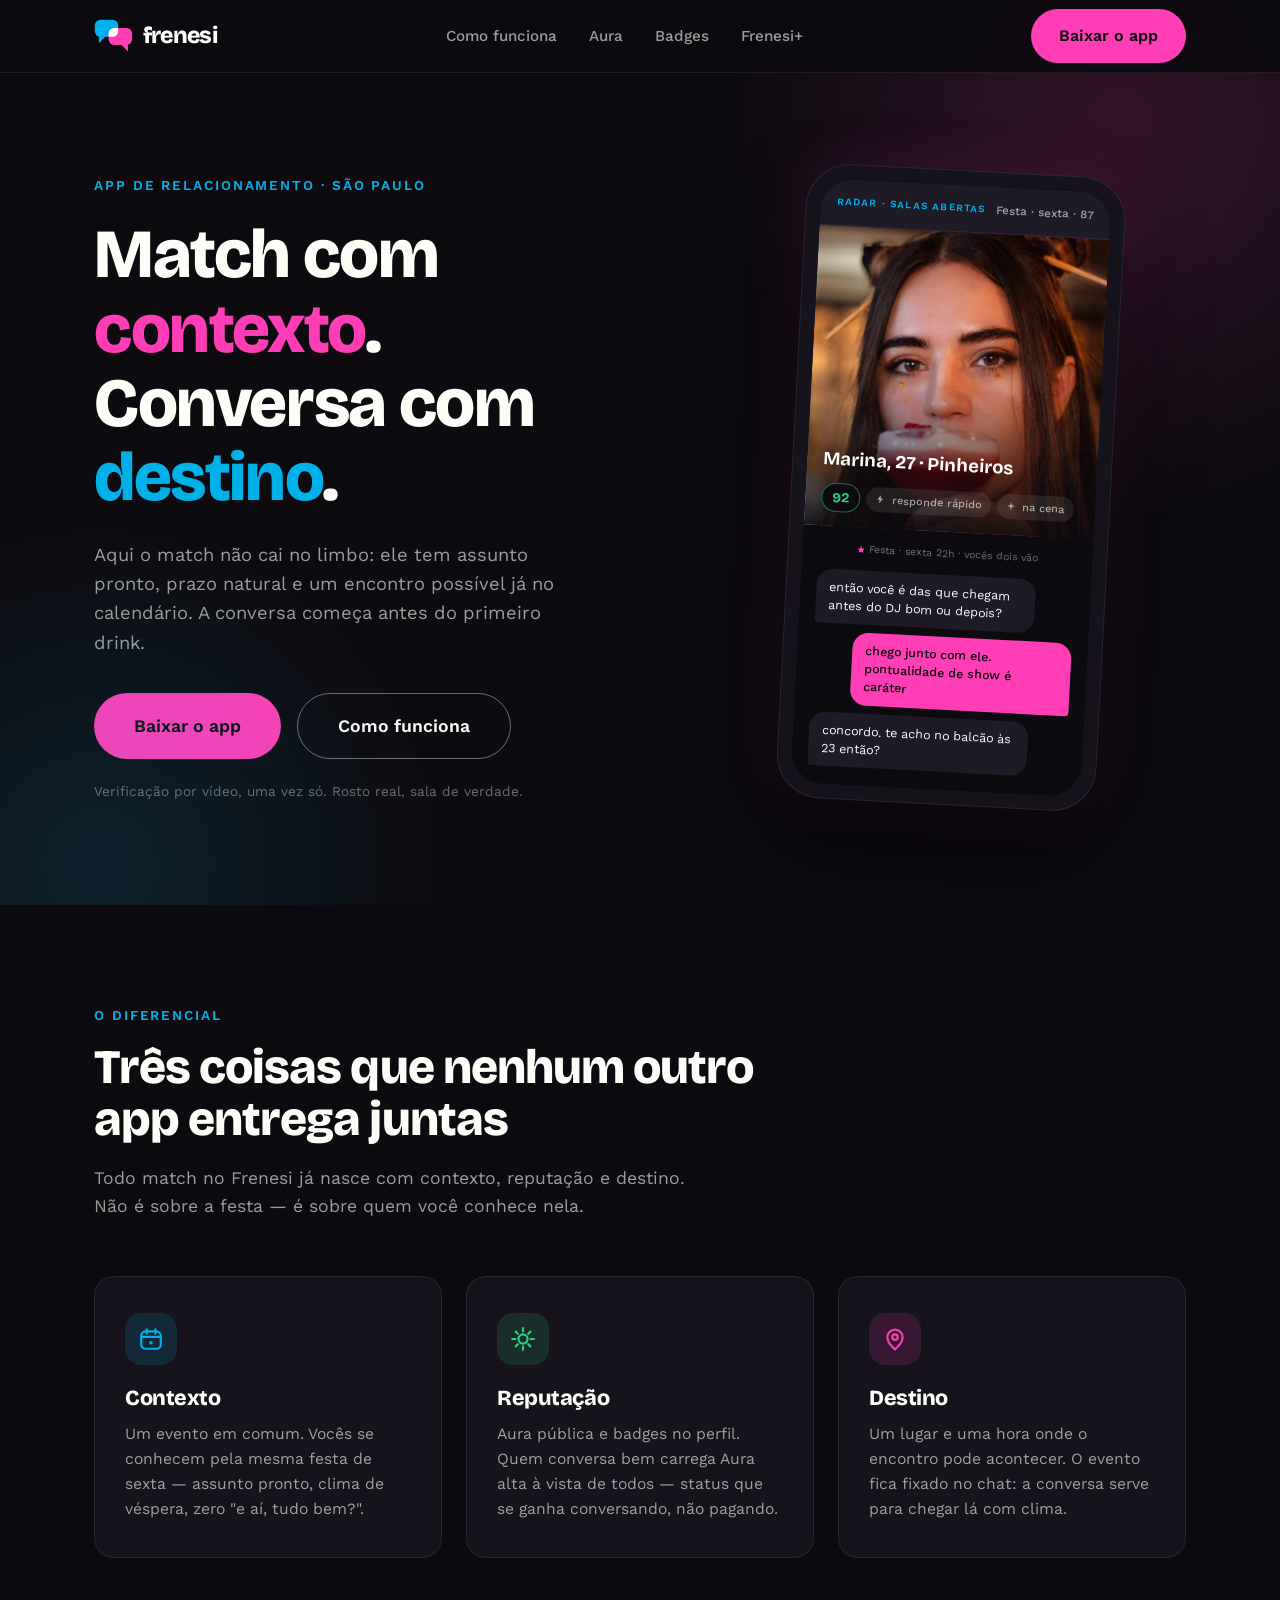
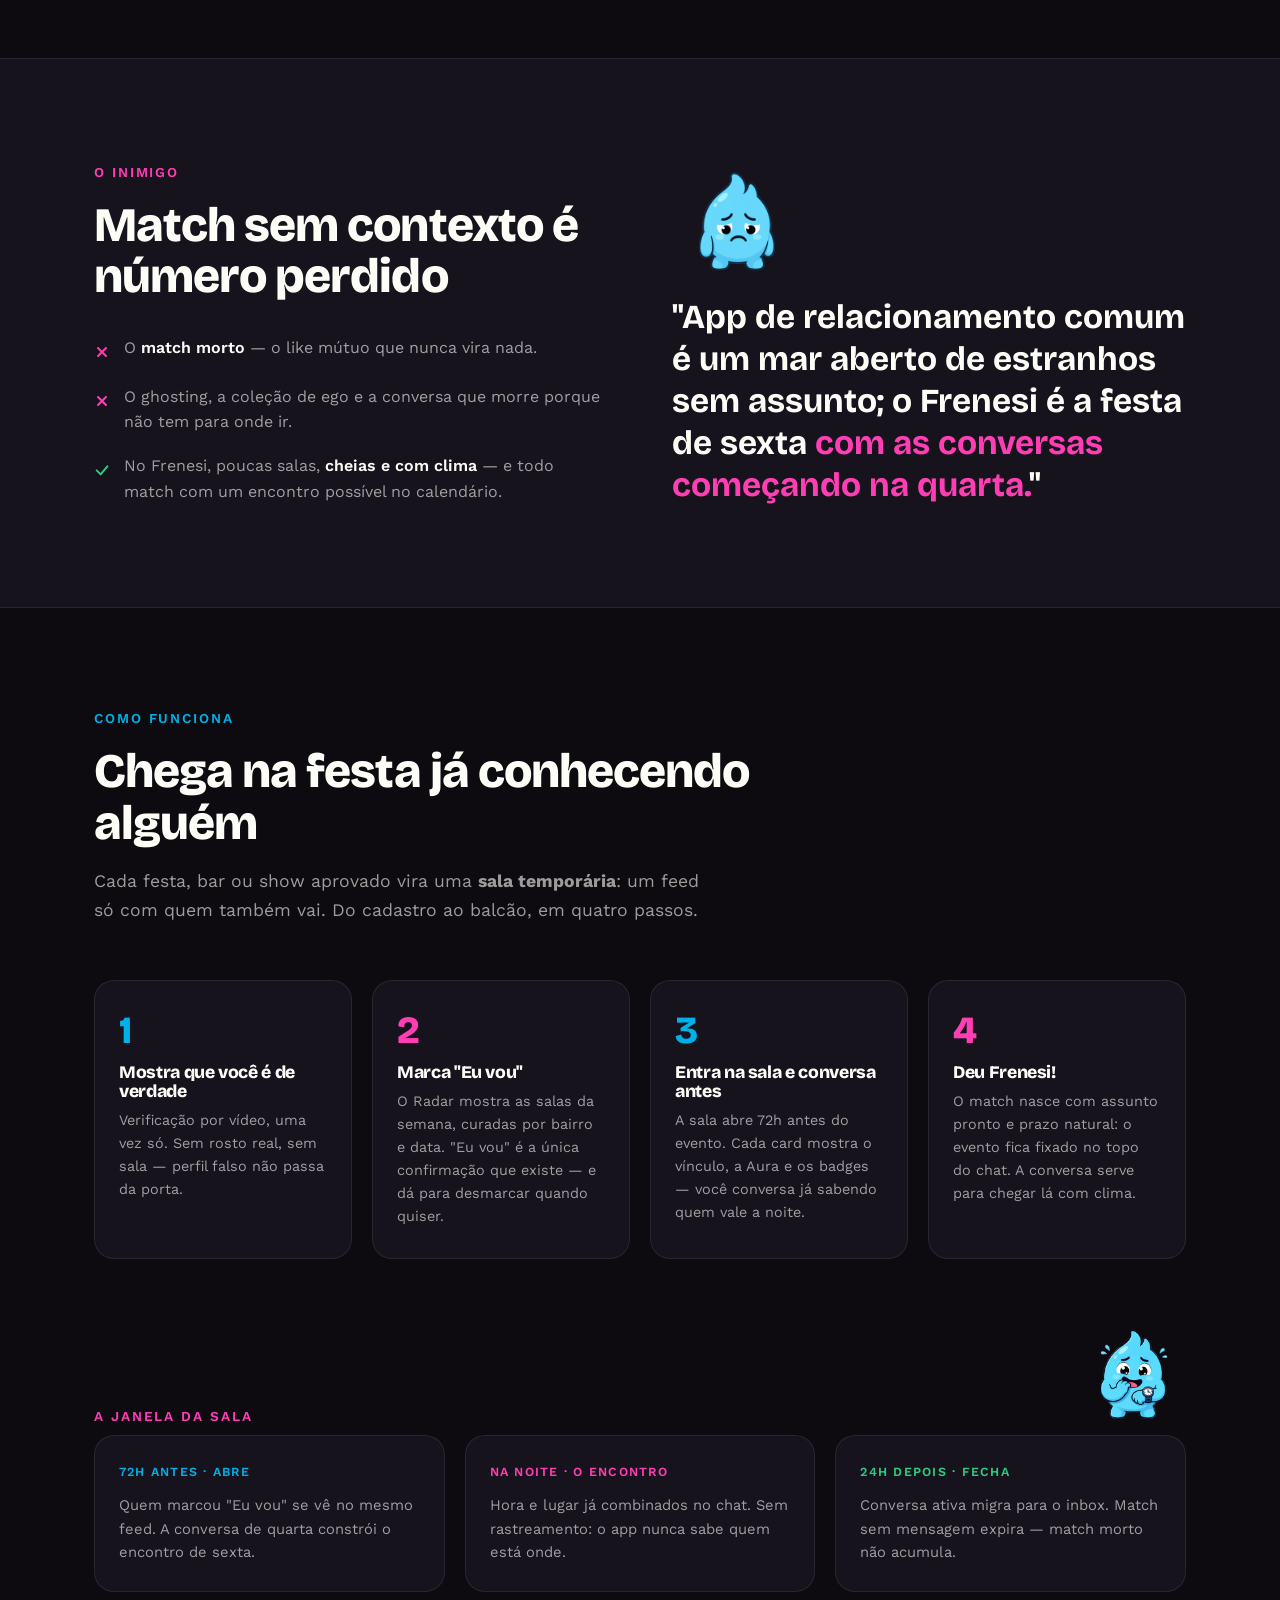
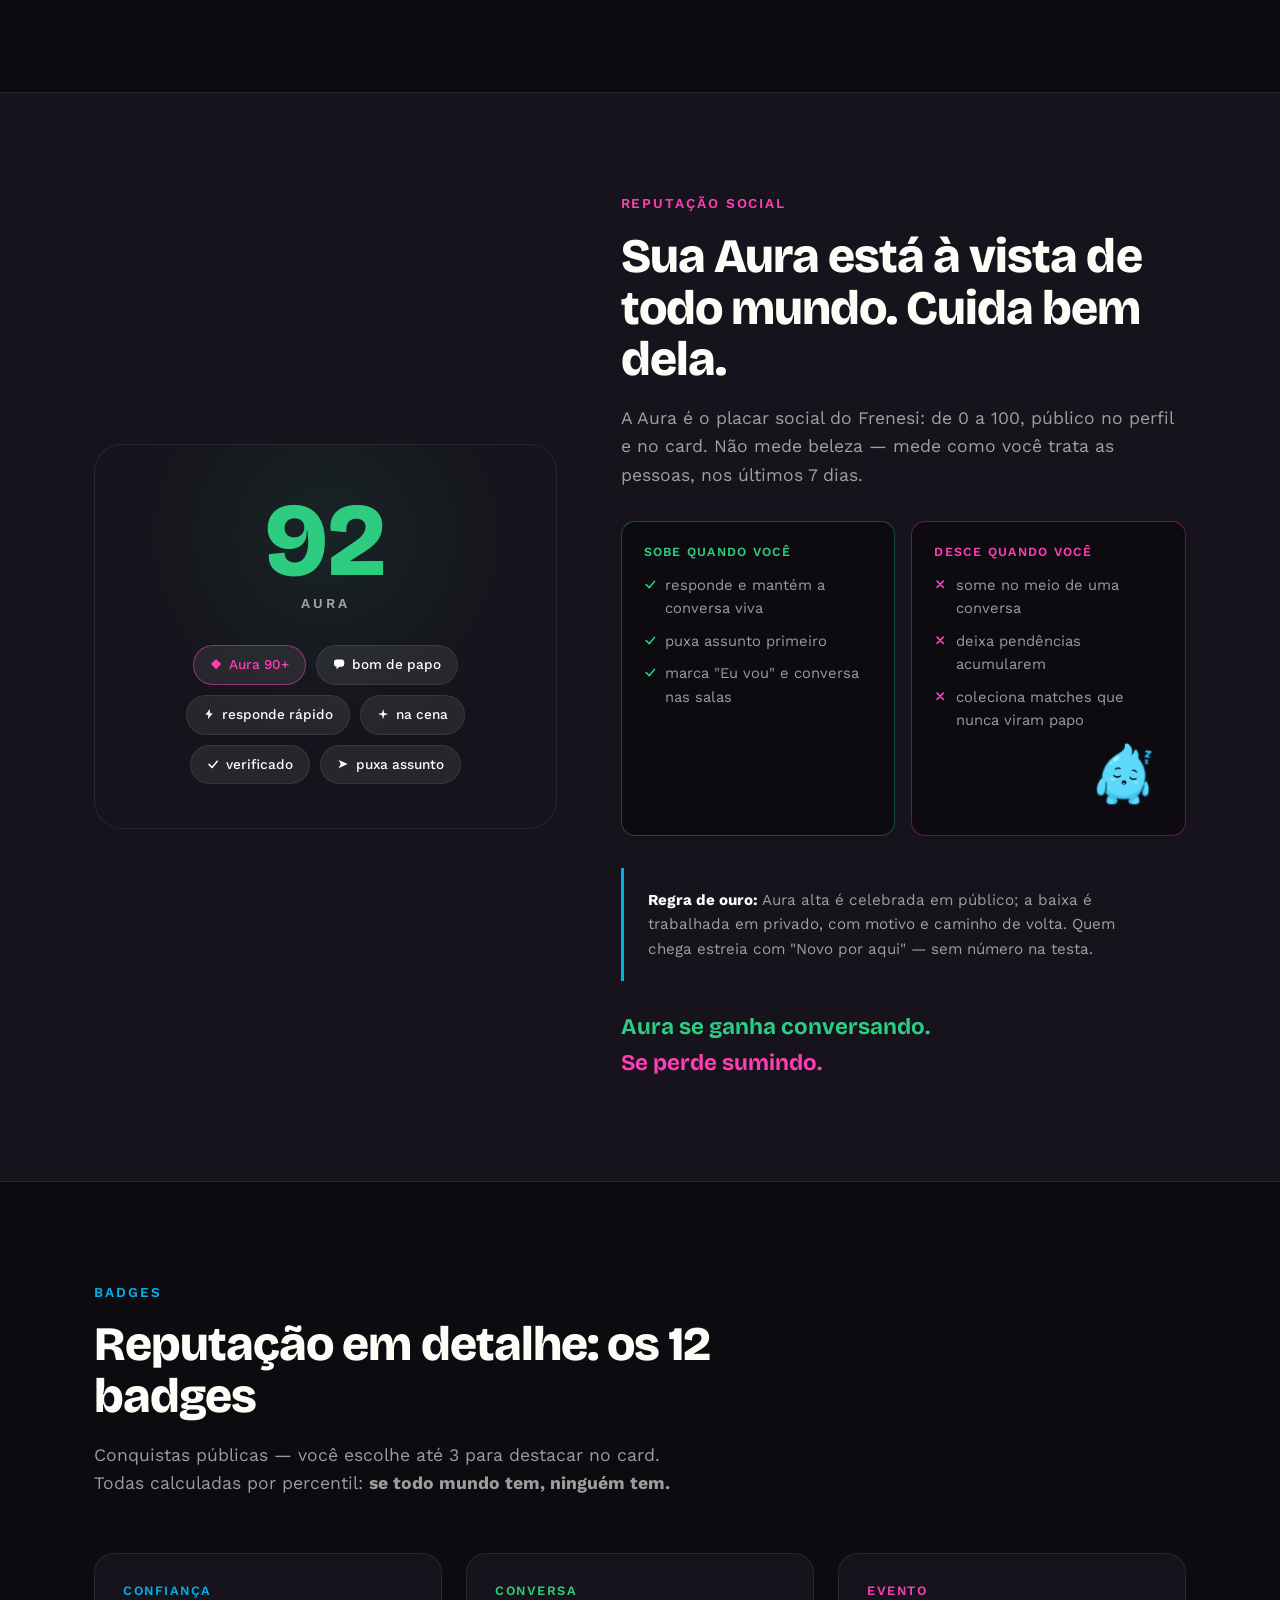
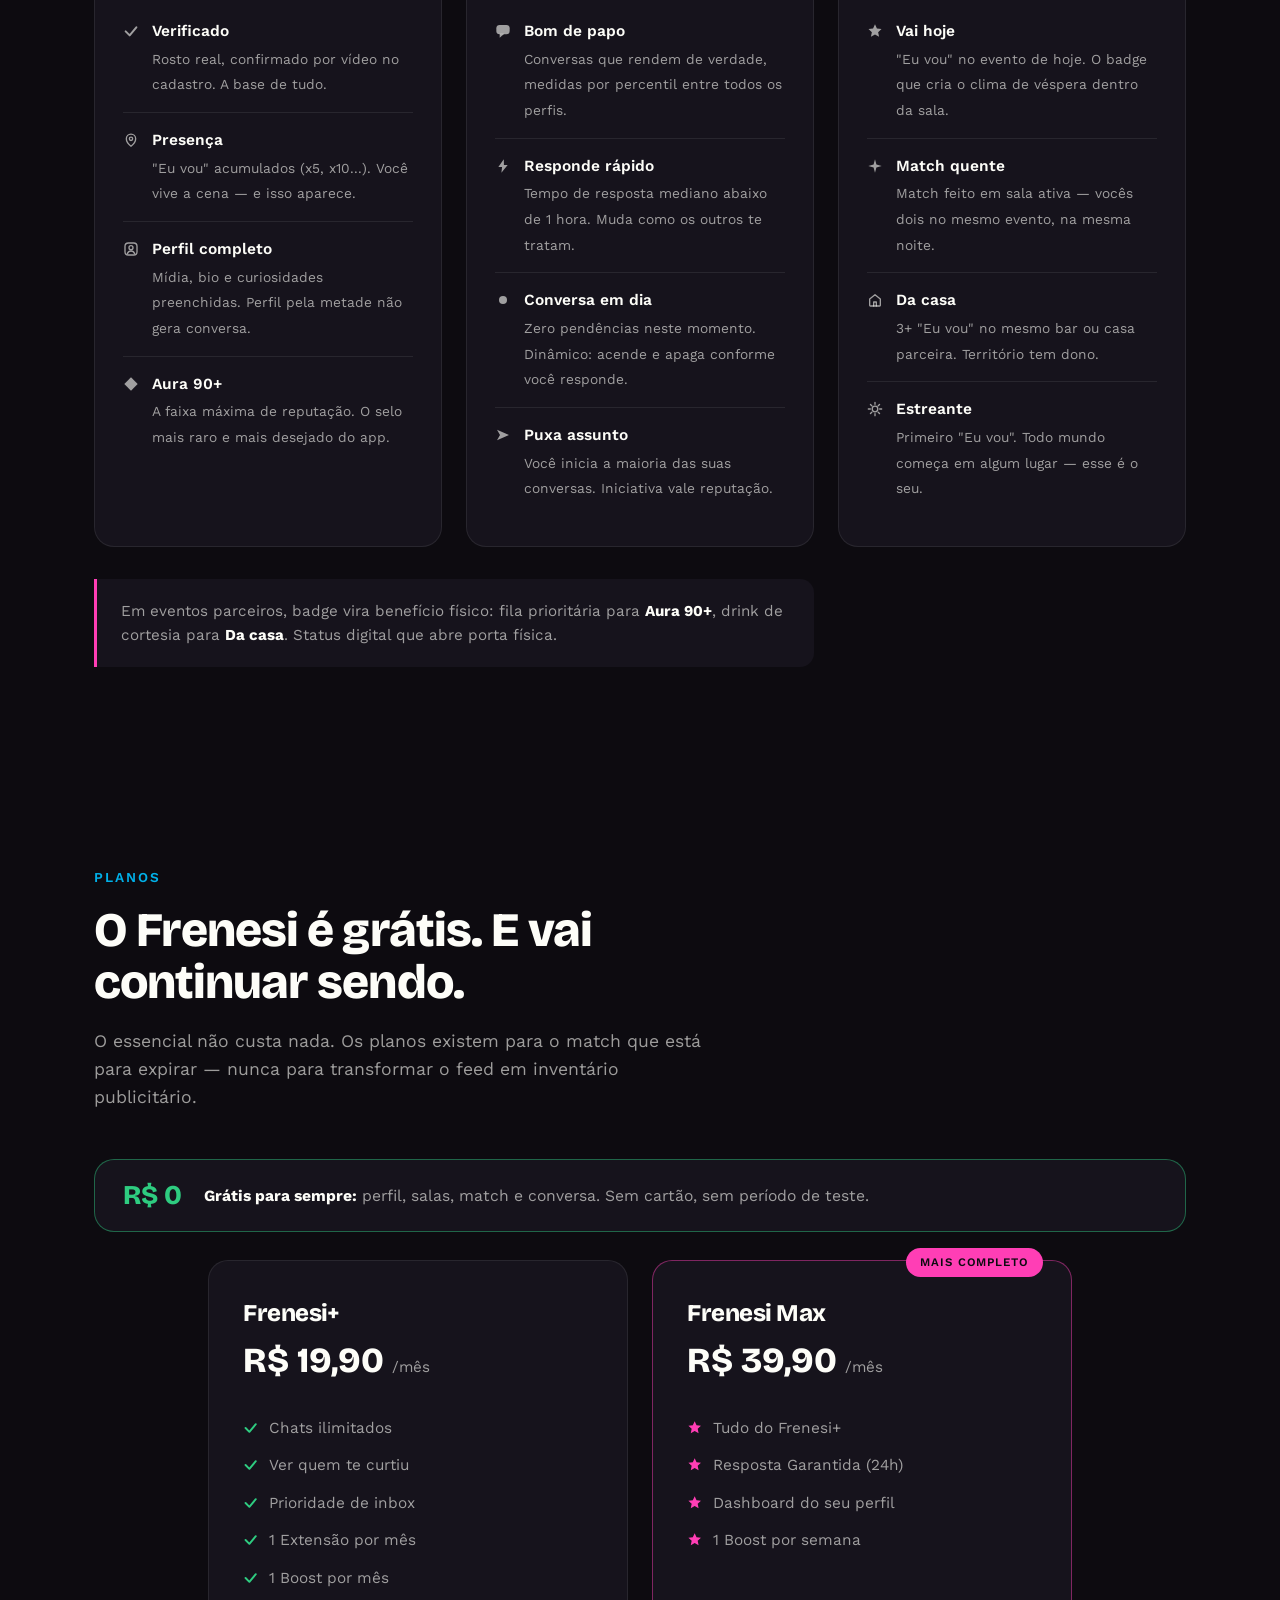
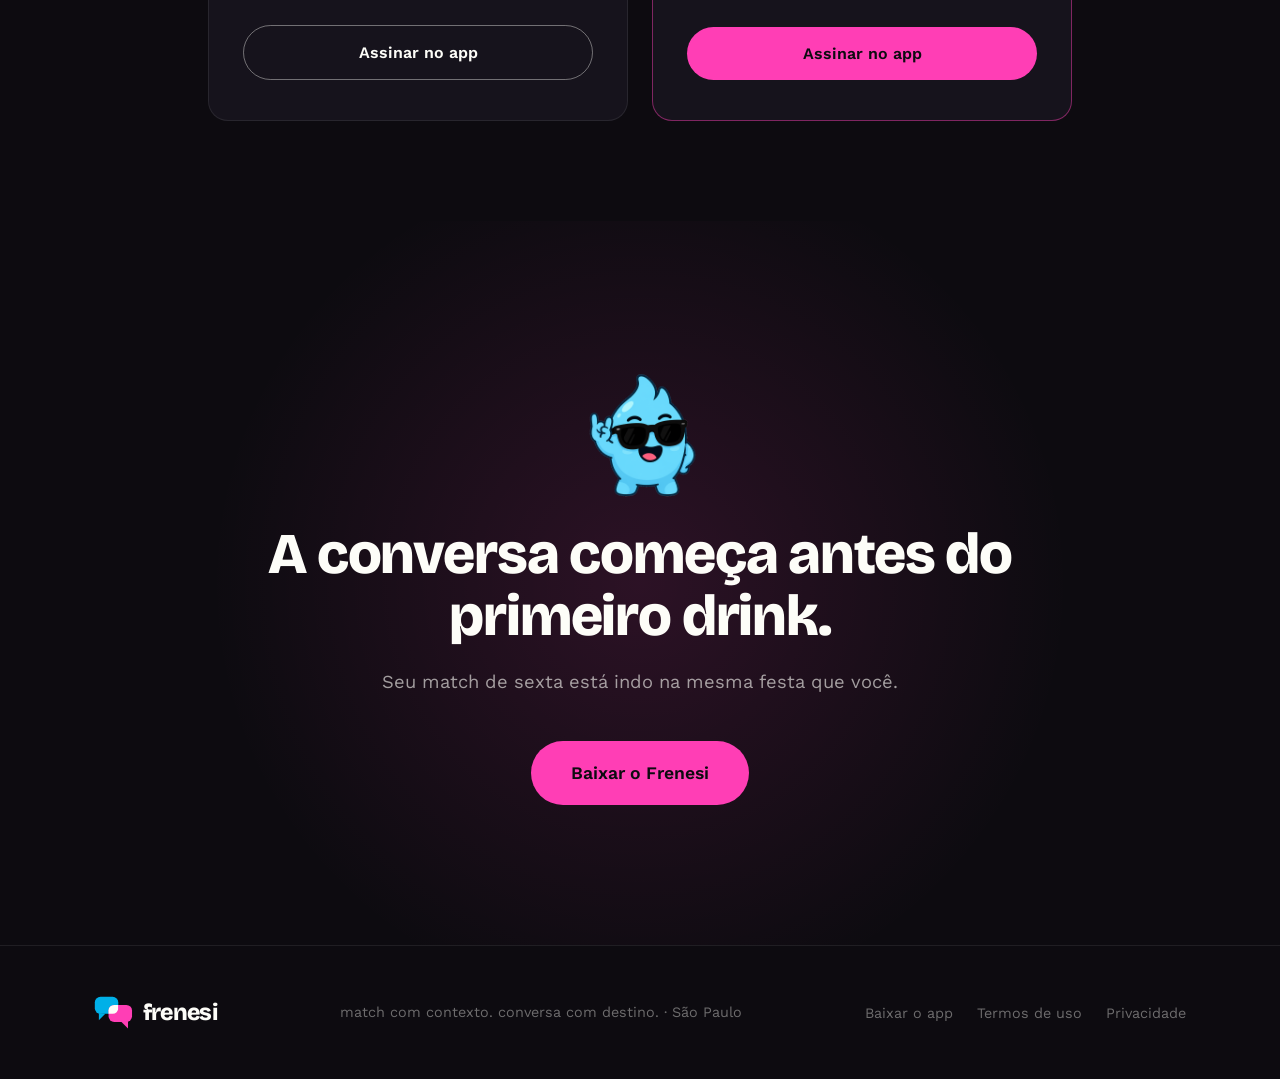
<file: index.html>
<!DOCTYPE html>
<html lang="pt-BR">
<head>
  <meta charset="UTF-8">
  <meta name="viewport" content="width=device-width, initial-scale=1.0">
  <title>Frenesi — Match com contexto. Conversa com destino.</title>
  <meta name="description" content="O Frenesi é o app de relacionamento com reputação social. Todo match nasce com um evento em comum, Aura pública e um lugar e uma hora para acontecer.">
  <link rel="preconnect" href="https://fonts.googleapis.com">
  <link rel="preconnect" href="https://fonts.gstatic.com" crossorigin>
  <link href="https://fonts.googleapis.com/css2?family=Bricolage+Grotesque:wght@700;800&family=Work+Sans:wght@400;500;600&display=swap" rel="stylesheet">
  <link rel="stylesheet" href="css/style.css?v=9">
  <link rel="icon" type="image/svg+xml" href="assets/favicon.svg">
</head>
<body>

  <!-- ============ ÍCONES (sprite próprio — construção geométrica do manual) ============ -->
  <svg width="0" height="0" style="position:absolute" aria-hidden="true">
    <defs>
      <!-- traço 2px, cantos arredondados — mesma família geométrica do símbolo -->
      <symbol id="i-calendario" viewBox="0 0 24 24" fill="none" stroke="currentColor" stroke-width="2" stroke-linecap="round" stroke-linejoin="round">
        <rect x="3" y="5" width="18" height="16" rx="4"/>
        <path d="M3 10h18M8 3v4M16 3v4"/>
        <circle cx="12" cy="15.5" r="1.6" fill="currentColor" stroke="none"/>
      </symbol>
      <symbol id="i-aura" viewBox="0 0 24 24" fill="none" stroke="currentColor" stroke-width="2" stroke-linecap="round">
        <circle cx="12" cy="12" r="4.2"/>
        <path d="M12 2v3M12 19v3M2 12h3M19 12h3M5.2 5.2l2 2M16.8 16.8l2 2M18.8 5.2l-2 2M7.2 16.8l-2 2"/>
      </symbol>
      <symbol id="i-pin" viewBox="0 0 24 24" fill="none" stroke="currentColor" stroke-width="2" stroke-linecap="round" stroke-linejoin="round">
        <path d="M12 21.5S5 16.2 5 10.3A7 7 0 0 1 19 10.3c0 5.9-7 11.2-7 11.2Z"/>
        <circle cx="12" cy="10.3" r="2.5"/>
      </symbol>
      <symbol id="i-menu" viewBox="0 0 24 24" fill="none" stroke="currentColor" stroke-width="2" stroke-linecap="round">
        <path d="M4 7h16M4 12h16M4 17h16"/>
      </symbol>
      <symbol id="i-raio" viewBox="0 0 24 24" fill="currentColor">
        <path d="M13.2 2 5 13.4h5.6L9.6 22 19 10.4h-5.6L13.2 2Z"/>
      </symbol>
      <symbol id="i-faisca" viewBox="0 0 24 24" fill="currentColor">
        <path d="M12 2l2.1 7.9L22 12l-7.9 2.1L12 22l-2.1-7.9L2 12l7.9-2.1Z"/>
      </symbol>
      <symbol id="i-balao" viewBox="0 0 24 24" fill="currentColor">
        <rect x="2" y="3" width="20" height="14" rx="5"/>
        <path d="M7 16v6l7-6Z"/>
      </symbol>
      <symbol id="i-check" viewBox="0 0 24 24" fill="none" stroke="currentColor" stroke-width="3" stroke-linecap="round" stroke-linejoin="round">
        <path d="M4 12.5 10 18.5 20 6.5"/>
      </symbol>
      <symbol id="i-x" viewBox="0 0 24 24" fill="none" stroke="currentColor" stroke-width="3" stroke-linecap="round">
        <path d="M6 6l12 12M18 6 6 18"/>
      </symbol>
      <symbol id="i-diamante" viewBox="0 0 24 24" fill="currentColor">
        <path d="M12 2 22 12 12 22 2 12Z"/>
      </symbol>
      <symbol id="i-estrela" viewBox="0 0 24 24" fill="currentColor">
        <path d="M12 2l2.9 6.3 6.9.8-5.1 4.7 1.4 6.8L12 17.2l-6.1 3.4 1.4-6.8L2.2 9.1l6.9-.8L12 2Z"/>
      </symbol>
      <symbol id="i-seta" viewBox="0 0 24 24" fill="currentColor">
        <path d="M3 4l18 8-18 8 4.5-8L3 4Z"/>
      </symbol>
      <symbol id="i-casa" viewBox="0 0 24 24" fill="none" stroke="currentColor" stroke-width="2" stroke-linecap="round" stroke-linejoin="round">
        <path d="M4 10.5 12 4l8 6.5V20a1 1 0 0 1-1 1H5a1 1 0 0 1-1-1v-9.5Z"/>
        <path d="M10 21v-6h4v6"/>
      </symbol>
      <symbol id="i-ponto" viewBox="0 0 24 24" fill="currentColor">
        <circle cx="12" cy="12" r="6"/>
      </symbol>
      <symbol id="i-perfil" viewBox="0 0 24 24" fill="none" stroke="currentColor" stroke-width="2" stroke-linecap="round" stroke-linejoin="round">
        <rect x="3" y="3" width="18" height="18" rx="5"/>
        <circle cx="12" cy="10" r="3"/>
        <path d="M6.5 19c1-2.6 3-4 5.5-4s4.5 1.4 5.5 4"/>
      </symbol>
    </defs>
  </svg>

  <!-- ============ HEADER ============ -->
  <header class="site-header">
    <div class="container nav">
      <a href="#" class="logo" aria-label="Frenesi — início">
        <svg viewBox="0 0 96 84" xmlns="http://www.w3.org/2000/svg" aria-hidden="true">
          <defs>
            <clipPath id="clip-eletrico">
              <rect x="2" y="2" width="58" height="42" rx="14"/>
              <polygon points="12,42 12,60 28,44"/>
            </clipPath>
          </defs>
          <!-- quem chega: balão Elétrico, cauda baixo-esquerda -->
          <g fill="#00b0e8">
            <rect x="2" y="2" width="58" height="42" rx="14"/>
            <polygon points="12,42 12,60 28,44"/>
          </g>
          <!-- quem responde: balão Choque, cauda baixo-direita -->
          <g fill="#ff3eb5">
            <rect x="36" y="22" width="58" height="42" rx="14"/>
            <polygon points="84,62 84,80 68,64"/>
          </g>
          <!-- a faísca: interseção em Papel, intocável -->
          <g fill="#fdfdf8" clip-path="url(#clip-eletrico)">
            <rect x="36" y="22" width="58" height="42" rx="14"/>
            <polygon points="84,62 84,80 68,64"/>
          </g>
        </svg>
        <span class="logo-word">frenesi</span>
      </a>

      <ul class="nav-links" id="navLinks">
        <li><a href="#como-funciona">Como funciona</a></li>
        <li><a href="#aura">Aura</a></li>
        <li><a href="#badges">Badges</a></li>
        <li><a href="#planos">Frenesi+</a></li>
      </ul>

      <div class="nav-cta">
        <a href="download.html" class="btn btn-choque">Baixar o app</a>
        <button class="nav-toggle" id="navToggle" aria-label="Abrir menu" aria-expanded="false"><svg aria-hidden="true"><use href="#i-menu"/></svg></button>
      </div>
    </div>
  </header>

  <!-- ============ HERO ============ -->
  <section class="hero">
    <div class="container hero-grid">
      <div>
        <span class="hero-kicker">App de relacionamento · São Paulo</span>
        <h1>Match com <span class="hl">contexto</span>. Conversa com <span class="hl-2">destino</span>.</h1>
        <p class="hero-sub">
          Aqui o match não cai no limbo: ele tem assunto pronto, prazo natural
          e um encontro possível já no calendário. A conversa começa antes do primeiro drink.
        </p>
        <div class="hero-actions">
          <a href="download.html" class="btn btn-choque btn-lg">Baixar o app</a>
          <a href="#como-funciona" class="btn btn-ghost btn-lg">Como funciona</a>
        </div>
        <p class="hero-note">Verificação por vídeo, uma vez só. Rosto real, sala de verdade.</p>
      </div>

      <div class="phone-wrap" aria-hidden="true">
        <div class="phone">
          <div class="phone-screen">
            <div class="radar-strip">
              <span class="radar-label">Radar · salas abertas</span>
              <span class="radar-event">Festa · sexta · 87</span>
            </div>
            <div class="card-photo">
              <img class="card-img" src="assets/marina.jpg" alt="" loading="lazy">
              <div class="card-info">
                <div class="card-name">Marina, 27 · Pinheiros</div>
                <div class="card-badges">
                  <span class="aura-pill">92</span>
                  <span class="badge"><svg class="ic"><use href="#i-raio"/></svg> responde rápido</span>
                  <span class="badge"><svg class="ic"><use href="#i-faisca"/></svg> na cena</span>
                </div>
              </div>
            </div>
            <div class="phone-chat">
              <div class="chat-context"><svg class="ic ic-star"><use href="#i-estrela"/></svg> Festa · sexta 22h · vocês dois vão</div>
              <div class="bubble bubble-in">então você é das que chegam antes do DJ bom ou depois?</div>
              <div class="bubble bubble-out">chego junto com ele. pontualidade de show é caráter</div>
              <div class="bubble bubble-in">concordo. te acho no balcão às 23 então?</div>
            </div>
          </div>
        </div>
      </div>
    </div>
  </section>

  <!-- ============ PILARES ============ -->
  <section id="diferencial">
    <div class="container">
      <span class="section-kicker k-eletrico reveal">O diferencial</span>
      <h2 class="section-title reveal">Três coisas que nenhum outro app entrega juntas</h2>
      <p class="section-sub reveal">
        Todo match no Frenesi já nasce com contexto, reputação e destino.
        Não é sobre a festa — é sobre quem você conhece nela.
      </p>

      <div class="pillars">
        <article class="pillar reveal">
          <div class="pillar-icon pi-eletrico"><svg aria-hidden="true"><use href="#i-calendario"/></svg></div>
          <h3>Contexto</h3>
          <p>Um evento em comum. Vocês se conhecem pela mesma festa de sexta — assunto pronto, clima de véspera, zero "e aí, tudo bem?".</p>
        </article>
        <article class="pillar reveal">
          <div class="pillar-icon pi-verde"><svg aria-hidden="true"><use href="#i-aura"/></svg></div>
          <h3>Reputação</h3>
          <p>Aura pública e badges no perfil. Quem conversa bem carrega Aura alta à vista de todos — status que se ganha conversando, não pagando.</p>
        </article>
        <article class="pillar reveal">
          <div class="pillar-icon pi-choque"><svg aria-hidden="true"><use href="#i-pin"/></svg></div>
          <h3>Destino</h3>
          <p>Um lugar e uma hora onde o encontro pode acontecer. O evento fica fixado no chat: a conversa serve para chegar lá com clima.</p>
        </article>
      </div>
    </div>
  </section>

  <!-- ============ INIMIGO ============ -->
  <section class="enemy">
    <div class="container enemy-grid">
      <div class="reveal">
        <span class="section-kicker k-choque">O inimigo</span>
        <h2 class="section-title">Match sem contexto é número perdido</h2>
        <ul class="enemy-list">
          <li><span class="x"><svg class="ic" aria-hidden="true"><use href="#i-x"/></svg></span><span>O <strong>match morto</strong> — o like mútuo que nunca vira nada.</span></li>
          <li><span class="x"><svg class="ic" aria-hidden="true"><use href="#i-x"/></svg></span><span>O ghosting, a coleção de ego e a conversa que morre porque não tem para onde ir.</span></li>
          <li><span class="v"><svg class="ic" aria-hidden="true"><use href="#i-check"/></svg></span><span>No Frenesi, poucas salas, <strong>cheias e com clima</strong> — e todo match com um encontro possível no calendário.</span></li>
        </ul>
      </div>
      <div class="enemy-side reveal">
        <img class="mascote mascote-triste" src="assets/brasa-triste.png" alt="Brasa, o mascote do Frenesi, triste com o match morto">
        <blockquote class="enemy-quote">
          "App de relacionamento comum é um mar aberto de estranhos sem assunto; o Frenesi é a festa de sexta
          <span class="q-choque">com as conversas começando na quarta.</span>"
        </blockquote>
      </div>
    </div>
  </section>

  <!-- ============ COMO FUNCIONA ============ -->
  <section id="como-funciona">
    <div class="container">
      <span class="section-kicker k-eletrico reveal">Como funciona</span>
      <h2 class="section-title reveal">Chega na festa já conhecendo alguém</h2>
      <p class="section-sub reveal">
        Cada festa, bar ou show aprovado vira uma <strong>sala temporária</strong>:
        um feed só com quem também vai. Do cadastro ao balcão, em quatro passos.
      </p>

      <div class="steps">
        <article class="step reveal">
          <div class="step-num">1</div>
          <h3>Mostra que você é de verdade</h3>
          <p>Verificação por vídeo, uma vez só. Sem rosto real, sem sala — perfil falso não passa da porta.</p>
        </article>
        <article class="step reveal">
          <div class="step-num">2</div>
          <h3>Marca "Eu vou"</h3>
          <p>O Radar mostra as salas da semana, curadas por bairro e data. "Eu vou" é a única confirmação que existe — e dá para desmarcar quando quiser.</p>
        </article>
        <article class="step reveal">
          <div class="step-num">3</div>
          <h3>Entra na sala e conversa antes</h3>
          <p>A sala abre 72h antes do evento. Cada card mostra o vínculo, a Aura e os badges — você conversa já sabendo quem vale a noite.</p>
        </article>
        <article class="step reveal">
          <div class="step-num">4</div>
          <h3>Deu Frenesi!</h3>
          <p>O match nasce com assunto pronto e prazo natural: o evento fica fixado no topo do chat. A conversa serve para chegar lá com clima.</p>
        </article>
      </div>

      <div class="sala-window">
        <div class="sala-head reveal">
          <span class="section-kicker k-choque">A janela da sala</span>
          <img class="mascote mascote-vespera" src="assets/brasa-ansioso-vespera.png" alt="Brasa, o mascote do Frenesi, ansioso olhando o relógio">
        </div>
        <div class="sala-timeline">
          <article class="sala-slot reveal">
            <span class="slot-k sk-eletrico">72h antes · abre</span>
            <p>Quem marcou "Eu vou" se vê no mesmo feed. A conversa de quarta constrói o encontro de sexta.</p>
          </article>
          <article class="sala-slot reveal">
            <span class="slot-k sk-choque">Na noite · o encontro</span>
            <p>Hora e lugar já combinados no chat. Sem rastreamento: o app nunca sabe quem está onde.</p>
          </article>
          <article class="sala-slot reveal">
            <span class="slot-k sk-verde">24h depois · fecha</span>
            <p>Conversa ativa migra para o inbox. Match sem mensagem expira — match morto não acumula.</p>
          </article>
        </div>
      </div>
    </div>
  </section>

  <!-- ============ AURA ============ -->
  <section id="aura" class="enemy">
    <div class="container aura-grid">
      <div class="aura-showcase reveal" aria-hidden="true">
        <div class="aura-number">92</div>
        <div class="aura-label">Aura</div>
        <div class="badge-cloud">
          <span class="badge-lg b-rare"><svg class="ic"><use href="#i-diamante"/></svg> Aura 90+</span>
          <span class="badge-lg"><svg class="ic"><use href="#i-balao"/></svg> bom de papo</span>
          <span class="badge-lg"><svg class="ic"><use href="#i-raio"/></svg> responde rápido</span>
          <span class="badge-lg"><svg class="ic"><use href="#i-faisca"/></svg> na cena</span>
          <span class="badge-lg"><svg class="ic"><use href="#i-check"/></svg> verificado</span>
          <span class="badge-lg"><svg class="ic"><use href="#i-seta"/></svg> puxa assunto</span>
        </div>
      </div>

      <div class="reveal">
        <span class="section-kicker k-choque">Reputação social</span>
        <h2 class="section-title">Sua Aura está à vista de todo mundo. Cuida bem dela.</h2>
        <p class="section-sub">
          A Aura é o placar social do Frenesi: de 0 a 100, público no perfil e no card.
          Não mede beleza — mede como você trata as pessoas, nos últimos 7 dias.
        </p>

        <div class="aura-mech">
          <div class="mech mech-up">
            <h4>Sobe quando você</h4>
            <ul>
              <li><svg class="ic" aria-hidden="true"><use href="#i-check"/></svg>responde e mantém a conversa viva</li>
              <li><svg class="ic" aria-hidden="true"><use href="#i-check"/></svg>puxa assunto primeiro</li>
              <li><svg class="ic" aria-hidden="true"><use href="#i-check"/></svg>marca "Eu vou" e conversa nas salas</li>
            </ul>
          </div>
          <div class="mech mech-down">
            <h4>Desce quando você</h4>
            <ul>
              <li><svg class="ic" aria-hidden="true"><use href="#i-x"/></svg>some no meio de uma conversa</li>
              <li><svg class="ic" aria-hidden="true"><use href="#i-x"/></svg>deixa pendências acumularem</li>
              <li><svg class="ic" aria-hidden="true"><use href="#i-x"/></svg>coleciona matches que nunca viram papo</li>
            </ul>
            <img class="mascote mascote-dorminhoco" src="assets/brasa-dorminhoco.png" alt="Brasa dormindo — quem some, some do radar">
          </div>
        </div>

        <div class="aura-rule">
          <strong>Regra de ouro:</strong> Aura alta é celebrada em público; a baixa é trabalhada
          em privado, com motivo e caminho de volta. Quem chega estreia com "Novo por aqui" —
          sem número na testa.
        </div>
        <p class="aura-motto">
          <span class="m1">Aura se ganha conversando.</span><br>
          <span class="m2">Se perde sumindo.</span>
        </p>
      </div>
    </div>
  </section>

  <!-- ============ BADGES ============ -->
  <section id="badges">
    <div class="container">
      <span class="section-kicker k-eletrico reveal">Badges</span>
      <h2 class="section-title reveal">Reputação em detalhe: os 12 badges</h2>
      <p class="section-sub reveal">
        Conquistas públicas — você escolhe até 3 para destacar no card.
        Todas calculadas por percentil: <strong>se todo mundo tem, ninguém tem.</strong>
      </p>

      <div class="badges-grid">
        <article class="badge-cat reveal">
          <h3 class="bc-eletrico">Confiança</h3>
          <div class="badge-item">
            <svg class="ic" aria-hidden="true"><use href="#i-check"/></svg>
            <div><strong>Verificado</strong><span>Rosto real, confirmado por vídeo no cadastro. A base de tudo.</span></div>
          </div>
          <div class="badge-item">
            <svg class="ic" aria-hidden="true"><use href="#i-pin"/></svg>
            <div><strong>Presença</strong><span>"Eu vou" acumulados (x5, x10...). Você vive a cena — e isso aparece.</span></div>
          </div>
          <div class="badge-item">
            <svg class="ic" aria-hidden="true"><use href="#i-perfil"/></svg>
            <div><strong>Perfil completo</strong><span>Mídia, bio e curiosidades preenchidas. Perfil pela metade não gera conversa.</span></div>
          </div>
          <div class="badge-item">
            <svg class="ic" aria-hidden="true"><use href="#i-diamante"/></svg>
            <div><strong>Aura 90+</strong><span>A faixa máxima de reputação. O selo mais raro e mais desejado do app.</span></div>
          </div>
        </article>

        <article class="badge-cat reveal">
          <h3 class="bc-verde">Conversa</h3>
          <div class="badge-item">
            <svg class="ic" aria-hidden="true"><use href="#i-balao"/></svg>
            <div><strong>Bom de papo</strong><span>Conversas que rendem de verdade, medidas por percentil entre todos os perfis.</span></div>
          </div>
          <div class="badge-item">
            <svg class="ic" aria-hidden="true"><use href="#i-raio"/></svg>
            <div><strong>Responde rápido</strong><span>Tempo de resposta mediano abaixo de 1 hora. Muda como os outros te tratam.</span></div>
          </div>
          <div class="badge-item">
            <svg class="ic" aria-hidden="true"><use href="#i-ponto"/></svg>
            <div><strong>Conversa em dia</strong><span>Zero pendências neste momento. Dinâmico: acende e apaga conforme você responde.</span></div>
          </div>
          <div class="badge-item">
            <svg class="ic" aria-hidden="true"><use href="#i-seta"/></svg>
            <div><strong>Puxa assunto</strong><span>Você inicia a maioria das suas conversas. Iniciativa vale reputação.</span></div>
          </div>
        </article>

        <article class="badge-cat reveal">
          <h3 class="bc-choque">Evento</h3>
          <div class="badge-item">
            <svg class="ic" aria-hidden="true"><use href="#i-estrela"/></svg>
            <div><strong>Vai hoje</strong><span>"Eu vou" no evento de hoje. O badge que cria o clima de véspera dentro da sala.</span></div>
          </div>
          <div class="badge-item">
            <svg class="ic" aria-hidden="true"><use href="#i-faisca"/></svg>
            <div><strong>Match quente</strong><span>Match feito em sala ativa — vocês dois no mesmo evento, na mesma noite.</span></div>
          </div>
          <div class="badge-item">
            <svg class="ic" aria-hidden="true"><use href="#i-casa"/></svg>
            <div><strong>Da casa</strong><span>3+ "Eu vou" no mesmo bar ou casa parceira. Território tem dono.</span></div>
          </div>
          <div class="badge-item">
            <svg class="ic" aria-hidden="true"><use href="#i-aura"/></svg>
            <div><strong>Estreante</strong><span>Primeiro "Eu vou". Todo mundo começa em algum lugar — esse é o seu.</span></div>
          </div>
        </article>
      </div>

      <div class="badges-foot reveal">
        Em eventos parceiros, badge vira benefício físico: fila prioritária para
        <strong>Aura 90+</strong>, drink de cortesia para <strong>Da casa</strong>.
        Status digital que abre porta física.
      </div>
    </div>
  </section>

  <!-- ============ PLANOS ============ -->
  <section id="planos">
    <div class="container">
      <span class="section-kicker k-eletrico reveal">Planos</span>
      <h2 class="section-title reveal">O Frenesi é grátis. E vai continuar sendo.</h2>
      <p class="section-sub reveal">
        O essencial não custa nada. Os planos existem para o match que está para expirar —
        nunca para transformar o feed em inventário publicitário.
      </p>

      <div class="free-strip reveal">
        <span class="free-tag">R$ 0</span>
        <p><strong>Grátis para sempre:</strong> perfil, salas, match e conversa. Sem cartão, sem período de teste.</p>
      </div>

      <div class="plans">
        <article class="plan reveal">
          <h3>Frenesi+</h3>
          <div class="plan-price">R$ 19,90 <span>/mês</span></div>
          <ul>
            <li><svg class="ic" aria-hidden="true"><use href="#i-check"/></svg>Chats ilimitados</li>
            <li><svg class="ic" aria-hidden="true"><use href="#i-check"/></svg>Ver quem te curtiu</li>
            <li><svg class="ic" aria-hidden="true"><use href="#i-check"/></svg>Prioridade de inbox</li>
            <li><svg class="ic" aria-hidden="true"><use href="#i-check"/></svg>1 Extensão por mês</li>
            <li><svg class="ic" aria-hidden="true"><use href="#i-check"/></svg>1 Boost por mês</li>
          </ul>
          <a href="download.html" class="btn btn-ghost">Assinar no app</a>
        </article>

        <article class="plan plan-max reveal">
          <span class="plan-tag">Mais completo</span>
          <h3>Frenesi Max</h3>
          <div class="plan-price">R$ 39,90 <span>/mês</span></div>
          <ul>
            <li><svg class="ic" aria-hidden="true"><use href="#i-estrela"/></svg>Tudo do Frenesi+</li>
            <li><svg class="ic" aria-hidden="true"><use href="#i-estrela"/></svg>Resposta Garantida (24h)</li>
            <li><svg class="ic" aria-hidden="true"><use href="#i-estrela"/></svg>Dashboard do seu perfil</li>
            <li><svg class="ic" aria-hidden="true"><use href="#i-estrela"/></svg>1 Boost por semana</li>
          </ul>
          <a href="download.html" class="btn btn-choque">Assinar no app</a>
        </article>
      </div>
    </div>
  </section>

  <!-- ============ CTA FINAL ============ -->
  <section class="final-cta">
    <div class="container">
      <img class="mascote mascote-cta reveal" src="assets/brasa-festeiro.png" alt="Brasa, o mascote do Frenesi, de óculos escuros pronto para a festa">
      <h2 class="reveal">A conversa começa antes do primeiro drink.</h2>
      <p class="reveal">Seu match de sexta está indo na mesma festa que você.</p>
      <a href="download.html" class="btn btn-choque btn-lg reveal">Baixar o Frenesi</a>
    </div>
  </section>

  <!-- ============ FOOTER ============ -->
  <footer class="site-footer">
    <div class="container footer-grid">
      <a href="#" class="logo" aria-label="Frenesi">
        <svg viewBox="0 0 96 84" xmlns="http://www.w3.org/2000/svg" aria-hidden="true">
          <defs>
            <clipPath id="clip-eletrico-f">
              <rect x="2" y="2" width="58" height="42" rx="14"/>
              <polygon points="12,42 12,60 28,44"/>
            </clipPath>
          </defs>
          <g fill="#00b0e8">
            <rect x="2" y="2" width="58" height="42" rx="14"/>
            <polygon points="12,42 12,60 28,44"/>
          </g>
          <g fill="#ff3eb5">
            <rect x="36" y="22" width="58" height="42" rx="14"/>
            <polygon points="84,62 84,80 68,64"/>
          </g>
          <g fill="#fdfdf8" clip-path="url(#clip-eletrico-f)">
            <rect x="36" y="22" width="58" height="42" rx="14"/>
            <polygon points="84,62 84,80 68,64"/>
          </g>
        </svg>
        <span class="logo-word">frenesi</span>
      </a>
      <p class="footer-tagline">match com contexto. conversa com destino. · São Paulo</p>
      <ul class="footer-links">
        <li><a href="download.html">Baixar o app</a></li>
        <li><a href="termos.html">Termos de uso</a></li>
        <li><a href="privacidade.html">Privacidade</a></li>
      </ul>
    </div>
  </footer>

  <script>
    document.documentElement.classList.add('js');

    // menu mobile
    const toggle = document.getElementById('navToggle');
    const links = document.getElementById('navLinks');
    toggle.addEventListener('click', () => {
      const open = links.classList.toggle('open');
      toggle.setAttribute('aria-expanded', open);
    });
    links.querySelectorAll('a').forEach(a =>
      a.addEventListener('click', () => links.classList.remove('open'))
    );

    // reveal on scroll
    // elementos acima da viewport também contam como vistos,
    // evitando seções ocultas após saltos de âncora
    const reveals = Array.from(document.querySelectorAll('.reveal'));
    function checkReveals() {
      const limit = window.innerHeight * 0.88;
      for (const el of reveals) {
        if (!el.classList.contains('visible') && el.getBoundingClientRect().top < limit) {
          el.classList.add('visible');
        }
      }
    }
    window.addEventListener('scroll', checkReveals, { passive: true });
    window.addEventListener('resize', checkReveals);
    checkReveals();
  </script>
</body>
</html>
</file>
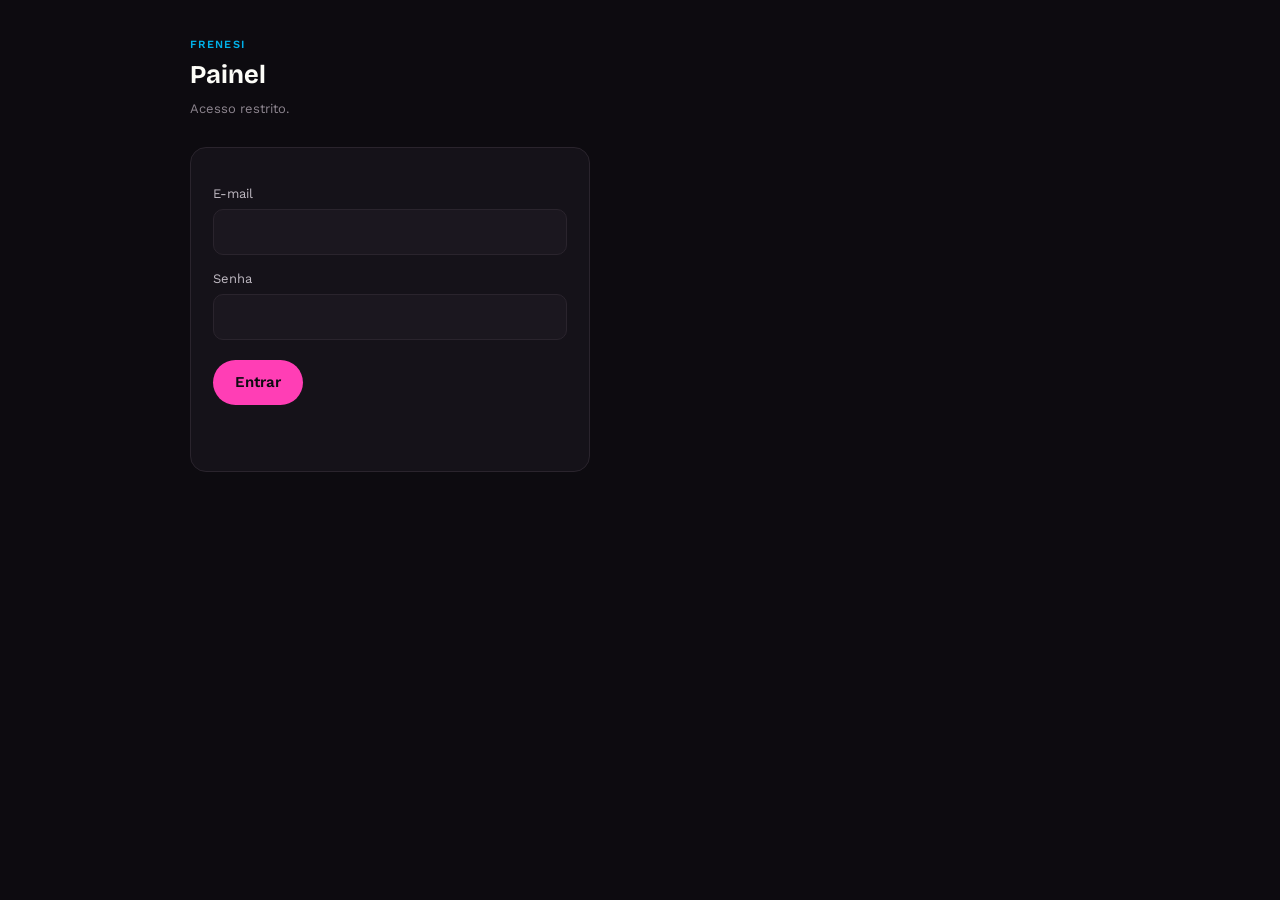
<file: painel/index.html>
<!doctype html>
<html lang="pt-BR">
<head>
<meta charset="utf-8">
<meta name="viewport" content="width=device-width, initial-scale=1">
<!--
  PAINEL ADMINISTRATIVO — Frenesi

  ⚠️ LEIA ANTES DE MEXER: ESTA PÁGINA NÃO É A SEGURANÇA.

  Isto é HTML estático na Vercel. Não há servidor. Todo o código abaixo
  é visível e MODIFICÁVEL por quem abrir o DevTools -- inclusive as
  checagens de admin. Alguém pode apagar cada `if` desta página e ver o
  formulário aparecer.

  Não importa. O que protege está no Postgres: as policies de RLS de
  `public.events` exigem `is_admin()`, e essa função lê `admin_users`
  com o `auth.uid()` do JWT que o Supabase valida. Reescrever esta
  página inteira não concede uma linha a mais -- o INSERT volta negado.

  Consequências práticas de projetar assim:

  1. A `service_role` JAMAIS entra aqui. Ela ignora toda a RLS; colocá-la
     nesta página é publicar a chave-mestra do banco. A anon key abaixo
     é pública POR DESENHO -- ela sozinha não dá acesso a nada.
  2. As checagens de admin daqui existem para a INTERFACE não mentir
     (não mostrar formulário para quem não pode salvar), não para
     impedir. Quem impede é o banco.
  3. A URL não estar em lugar nenhum é defesa em profundidade, não o
     mecanismo. URL vaza por histórico, `Referer`, sincronização de
     perfil e compartilhamento de tela. Por isso esta rota manda
     `Referrer-Policy: no-referrer` e `X-Robots-Tag: noindex` no
     vercel.json -- e por isso NÃO está no robots.txt, que é público e
     anunciaria o caminho para quem o lesse.

  ⚠️ AINDA NÃO HÁ SEGUNDO FATOR. Enquanto for só e-mail e senha, uma
  senha vazada é acesso completo. O Supabase suporta TOTP
  (`supabase.auth.mfa`); enquanto não estiver ligado, senha longa e
  única, e gerenciador de senhas.
-->
<title>Painel — Frenesi</title>
<meta name="robots" content="noindex, nofollow, noarchive, nosnippet">
<link rel="icon" href="../assets/favicon.svg">
<link href="https://fonts.googleapis.com/css2?family=Bricolage+Grotesque:opsz,wght@12..96,700&family=Work+Sans:wght@400;500;600&display=swap" rel="stylesheet">
<style>
  :root{
    --breu:#0D0B10; --s1:#151219; --s2:#1B171F; --s3:#221E25;
    --papel:#FDFDF8; --papel60:#BFB9C2; --papel40:#8D858F;
    --choque:#FF3EB5; --eletrico:#00B0E8;
    --sucesso:#24D17E; --aviso:#F2B84B; --perigo:#FF6B7A;
    --borda:#2A242D;
  }
  *{box-sizing:border-box}
  body{
    margin:0; background:var(--breu); color:var(--papel);
    font-family:'Work Sans',system-ui,sans-serif; font-size:15px; line-height:1.55;
  }
  /* ⚠️ A largura de leitura vale para o LOGIN, não para o painel.
     O painel virou casca de largura inteira (barra lateral + conteúdo),
     e deixá-lo dentro de 940px espremeria a tabela de rolês -- que
     agora tem sete colunas -- num terço da tela disponível. */
  .wrap{max-width:940px; margin:0 auto; padding:32px 20px 80px}
  .wrap:has(> #tela-painel:not(.escondido)){max-width:none; padding:0}
  h1{font-family:'Bricolage Grotesque',sans-serif; font-size:1.6rem; margin:0 0 4px}
  h2{font-family:'Bricolage Grotesque',sans-serif; font-size:1.15rem; margin:32px 0 12px}
  .kicker{
    font-size:11px; letter-spacing:.12em; text-transform:uppercase;
    color:var(--eletrico); font-weight:600;
  }
  .sub{color:var(--papel40); font-size:13px; margin:0 0 28px}

  label{display:block; font-size:13px; color:var(--papel60); margin:14px 0 5px}
  input,select,textarea{
    width:100%; background:var(--s2); color:var(--papel);
    border:1.5px solid var(--borda); border-radius:10px;
    padding:11px 13px; font:inherit; font-size:14px;
  }
  input:focus,select:focus,textarea:focus{outline:none; border-color:var(--eletrico)}
  textarea{min-height:74px; resize:vertical}
  .linha{display:grid; grid-template-columns:1fr 1fr; gap:14px}
  @media(max-width:620px){.linha{grid-template-columns:1fr}}

  button{
    font:inherit; font-weight:600; border:0; border-radius:999px;
    padding:11px 22px; cursor:pointer;
  }
  .primario{background:var(--choque); color:var(--breu)}
  .secundario{background:transparent; color:var(--eletrico); border:1.5px solid var(--eletrico)}
  .terciario{background:transparent; color:var(--papel40); padding:9px 12px}
  .perigo{background:transparent; color:var(--perigo); border:1.5px solid var(--perigo)}
  button:disabled{opacity:.45; cursor:not-allowed}

  .caixa{
    background:var(--s1); border:1px solid var(--borda);
    border-radius:16px; padding:22px; margin-bottom:18px;
  }
  .aviso{
    border-left:3px solid var(--aviso); background:var(--s2);
    border-radius:8px; padding:12px 14px; font-size:13px; color:var(--papel60);
    margin:16px 0;
  }
  .erro{color:var(--perigo); font-size:13px; margin-top:12px; min-height:19px}
  .ok{color:var(--sucesso); font-size:13px; margin-top:12px; min-height:19px}
  .escondido{display:none !important}

  table{width:100%; border-collapse:collapse; font-size:14px}
  th{
    text-align:left; font-size:11px; letter-spacing:.08em; text-transform:uppercase;
    color:var(--papel40); font-weight:600; padding:0 10px 8px; border-bottom:1px solid var(--borda);
  }
  td{padding:12px 10px; border-bottom:1px solid var(--borda); vertical-align:top}
  tr:last-child td{border-bottom:0}
  .selo{
    display:inline-block; font-size:11px; font-weight:600; padding:3px 9px;
    border-radius:999px; white-space:nowrap;
  }
  .selo-pub{background:rgba(36,209,126,.14); color:var(--sucesso)}
  .selo-rasc{background:rgba(141,133,143,.16); color:var(--papel40)}
  .abas{display:flex; gap:8px; margin:0 0 22px; border-bottom:1px solid var(--borda)}
  .aba{
    appearance:none; background:none; border:0; border-bottom:2px solid transparent;
    color:var(--papel40); font:inherit; font-weight:600; font-size:15px;
    padding:10px 14px; cursor:pointer; margin-bottom:-1px
  }
  .aba:hover{color:var(--papel)}
  .aba.ativa{color:var(--choque); border-bottom-color:var(--choque)}
  .contador{
    display:inline-block; min-width:20px; margin-left:7px; padding:1px 7px;
    border-radius:999px; background:var(--choque); color:var(--breu);
    font-size:12px; font-weight:700
  }

  .denuncia{border-left:3px solid var(--borda)}
  .denuncia.grave{border-left-color:var(--choque)}
  .etiquetas{display:flex; flex-wrap:wrap; gap:8px; align-items:center; margin-bottom:12px}
  .etiqueta{
    font-size:12px; font-weight:600; padding:3px 9px; border-radius:999px;
    background:var(--s3); color:var(--papel60)
  }
  .etiqueta.alerta{background:#3A1220; color:var(--choque)}
  .provas{display:flex; flex-wrap:wrap; gap:10px; margin:14px 0}
  .provas img, .provas video{
    width:118px; height:210px; object-fit:cover; border-radius:8px;
    background:var(--s3); border:1px solid var(--borda)
  }
  .provas .semprova{color:var(--papel40); font-size:14px}
  #previa-capa{
    display:block; width:100%; max-width:320px; aspect-ratio:16/9;
    object-fit:cover; border-radius:10px; border:1px solid var(--borda);
    margin-top:10px; background:var(--s3)
  }
  .vazio{color:var(--papel40); font-size:14px; padding:22px 0}
  .topo{display:flex; justify-content:space-between; align-items:flex-start; gap:16px; flex-wrap:wrap}

  /* ── Casca do painel ──────────────────────────────────────────
     Barra lateral no lugar de abas no topo. A troca acontece porque
     abas param de funcionar quando as seções crescem: não cabe
     contador em cada uma, e o que exige ação -- prazo estourado --
     fica escondido atrás de um clique. A lateral mostra os três
     números o tempo todo. */
  .casca{display:flex; min-height:100vh; align-items:stretch}
  .lateral{
    width:232px; flex-shrink:0; background:var(--s1);
    border-right:1px solid var(--borda); padding:24px 12px;
    display:flex; flex-direction:column;
  }
  .marca{
    display:flex; align-items:center; gap:10px; padding:0 8px 24px;
    font-family:'Bricolage Grotesque',sans-serif; font-weight:700; font-size:17px;
  }
  .menu{display:flex; flex-direction:column; gap:2px}
  .item{
    display:flex; align-items:center; gap:10px; width:100%;
    appearance:none; background:none; border:0; text-align:left;
    padding:9px 12px; border-radius:8px; color:var(--papel60);
    font:inherit; font-size:14px; cursor:pointer;
  }
  .item:hover{color:var(--papel); background:var(--s2)}
  .item.ativa{background:var(--s3); color:var(--papel); font-weight:600}
  .item .contador{margin-left:auto}
  .rodape-lateral{margin-top:auto; padding:16px 8px 0; border-top:1px solid var(--borda)}
  .conteudo{flex-grow:1; padding:32px 36px 80px; min-width:0; max-width:1180px}

  .cartoes{display:grid; grid-template-columns:repeat(4,minmax(0,1fr)); gap:16px; margin-bottom:22px}
  @media(max-width:900px){
    .casca{flex-direction:column}
    .lateral{width:100%; border-right:0; border-bottom:1px solid var(--borda)}
    .menu{flex-direction:row; flex-wrap:wrap}
    .rodape-lateral{border-top:0}
    .conteudo{padding:24px 20px 60px}
    .cartoes{grid-template-columns:repeat(2,minmax(0,1fr))}
  }
  .cartao{background:var(--s1); border:1px solid var(--borda); border-radius:16px; padding:20px}
  .cartao .rotulo{
    font-size:11px; letter-spacing:.08em; text-transform:uppercase;
    color:var(--papel40); font-weight:600; margin-bottom:10px;
  }
  .cartao .valor{
    font-family:'Bricolage Grotesque',sans-serif; font-size:34px; font-weight:700; line-height:1;
  }
  .cartao .nota{font-size:13px; color:var(--papel40); margin-top:6px}
  .valor.alerta{color:var(--aviso)}
  .valor.perigo{color:var(--perigo)}

  .urgente{
    display:flex; align-items:center; gap:14px; border-left:3px solid var(--perigo);
    background:var(--s2); border-radius:8px; padding:14px 16px; margin-bottom:22px;
  }
  .duplas{display:grid; grid-template-columns:minmax(0,1fr) minmax(0,1fr); gap:20px}
  @media(max-width:900px){.duplas{grid-template-columns:1fr}}
  .linha-sala{
    display:flex; align-items:center; gap:12px; padding:12px 14px;
    background:var(--s2); border-radius:12px; margin-bottom:10px;
  }
  .selo-aberta{background:rgba(36,209,126,.14); color:var(--sucesso)}
  .selo-quorum{background:rgba(242,184,75,.14); color:var(--aviso)}
  .selo-fora{background:var(--s3); color:var(--papel40)}
  .acoes-linha{display:flex; gap:8px; flex-wrap:wrap; margin-top:18px}
</style>
</head>
<body>
<div class="wrap">

  <!-- ══════════ LOGIN ══════════ -->
  <section id="tela-login">
    <span class="kicker">Frenesi</span>
    <h1>Painel</h1>
    <p class="sub">Acesso restrito.</p>

    <div class="caixa" style="max-width:400px">
      <form id="form-login" autocomplete="on">
        <label for="email">E-mail</label>
        <input id="email" type="email" required autocomplete="username" autocapitalize="none" spellcheck="false">

        <label for="senha">Senha</label>
        <input id="senha" type="password" required autocomplete="current-password">

        <div style="margin-top:20px">
          <button type="submit" class="primario" id="btn-entrar">Entrar</button>
        </div>
        <p class="erro" id="erro-login"></p>
      </form>
    </div>
  </section>

  <!-- ══════════ PAINEL ══════════ -->
  <section id="tela-painel" class="escondido casca">

    <!-- ⚠️ NAO ha item de menu para Midia, Pessoas ou Metricas.
         As tres precisam de RPC que ainda nao existe (a RLS nao entrega
         media_moderation nem perfil de terceiro ao painel), e item de
         menu que nao leva a lugar nenhum e' o mesmo erro do
         min_confirmados: controle oferecido que nao faz nada. Entram
         quando a funcao existir. -->
    <nav class="lateral">
      <div class="marca">
        <svg width="26" height="26" viewBox="0 0 26 26" fill="none" aria-hidden="true">
          <path d="M3 6.5A2.5 2.5 0 0 1 5.5 4h7A2.5 2.5 0 0 1 15 6.5v4A2.5 2.5 0 0 1 12.5 13H8l-3.5 3v-3A2.5 2.5 0 0 1 3 10.5v-4Z" fill="#00B0E8"/>
          <path d="M11 13.5A2.5 2.5 0 0 1 13.5 11h7A2.5 2.5 0 0 1 23 13.5v4A2.5 2.5 0 0 1 20.5 20H17l-3.5 3v-3a2.5 2.5 0 0 1-2.5-2.5v-4Z" fill="#FF3EB5"/>
        </svg>
        Frenesi
      </div>
      <div class="menu">
        <button type="button" class="item ativa" id="ir-visao">Visão geral</button>
        <button type="button" class="item" id="ir-revisao">Revisão<span class="contador escondido" id="contador-fila">0</span></button>
        <button type="button" class="item" id="ir-roles">Rolês</button>
      </div>
      <div class="rodape-lateral">
        <p class="sub" style="margin:0 0 8px; font-size:12px" id="quem"></p>
        <button class="terciario" id="btn-sair" style="padding:0">Sair</button>
      </div>
    </nav>

    <div class="conteudo">

    <!-- ══════════ VISAO GERAL ══════════ -->
    <div id="painel-visao">
      <span class="kicker">Operação</span>
      <h1>Visão geral</h1>
      <p class="sub" id="visao-relogio"></p>

      <div class="urgente escondido" id="faixa-urgente">
        <div style="flex-grow:1">
          <div style="font-weight:600; font-size:14px" id="urgente-titulo"></div>
          <div style="font-size:13px; color:var(--papel40)">
            Denúncia nascida em sala aberta vale 1h. O prazo é carimbado quando ela chega — não volta a 72h quando a sala fecha.
          </div>
        </div>
        <button class="perigo" id="btn-ver-fila">Ver fila</button>
      </div>

      <div class="cartoes">
        <div class="cartao">
          <div class="rotulo">Salas abertas</div>
          <div class="valor" id="n-salas">—</div>
          <div class="nota" id="n-salas-nota">janela e quórum</div>
        </div>
        <div class="cartao">
          <div class="rotulo">Denúncias abertas</div>
          <div class="valor" id="n-denuncias">—</div>
          <div class="nota" id="n-denuncias-nota">esperando decisão</div>
        </div>
        <div class="cartao">
          <div class="rotulo">Em quarentena</div>
          <div class="valor" id="n-quarentena">—</div>
          <div class="nota">fora do ar automaticamente</div>
        </div>
        <div class="cartao">
          <div class="rotulo">Fila de mídia</div>
          <div class="valor" id="n-midia">—</div>
          <div class="nota" id="n-midia-nota">aguardando veredito</div>
        </div>
      </div>

      <h2 style="margin-top:0">Salas abertas agora</h2>
      <div class="caixa" id="salas-abertas"></div>
      <p class="vazio escondido" id="salas-vazias">Nenhuma sala aberta neste momento.</p>

      <div class="aviso">
        <strong>Quórum e exposição contam populações diferentes.</strong> O quórum conta
        <strong>confirmados</strong> — vale a pena ir? O limiar de exposição conta
        <strong>visíveis</strong> — dá para mostrar rostos? Uma sala com 8 confirmados dos quais
        5 estão fora por moderação tem quórum e não tem exposição, e as duas respostas estão certas.
      </div>
    </div>

    <div id="painel-eventos" class="escondido">
    <div class="caixa">
      <h2 style="margin-top:0" id="titulo-form">Novo evento</h2>
      <form id="form-evento">
        <input type="hidden" id="evento-id">

        <label for="nome">Nome *</label>
        <input id="nome" required maxlength="120">

        <div class="linha">
          <div>
            <label for="bairro">Bairro *</label>
            <select id="bairro" required>
              <option value="pinheiros">Pinheiros</option>
              <option value="vila_madalena">Vila Madalena</option>
              <option value="butanta">Butantã</option>
              <option value="augusta">Augusta</option>
              <option value="paulista">Paulista</option>
              <option value="vila_mariana">Vila Mariana</option>
              <option value="itaim">Itaim</option>
            </select>
          </div>
          <div>
            <label for="local_nome">Local *</label>
            <input id="local_nome" required maxlength="120">
          </div>
        </div>

        <label for="cep">CEP</label>
        <div style="display:flex; gap:10px; align-items:flex-start">
          <input id="cep" inputmode="numeric" maxlength="9" placeholder="00000-000" style="flex:1">
          <button type="button" class="secundario" id="btn-cep" style="white-space:nowrap">Buscar</button>
        </div>
        <p class="erro" id="erro-cep" style="min-height:0"></p>
        <p id="achado-cep" class="aviso escondido"></p>

        <label for="endereco">Endereço</label>
        <input id="endereco" maxlength="200">

        <div class="linha">
          <div>
            <label for="comeca_em">Começa em *</label>
            <input id="comeca_em" type="datetime-local" required>
          </div>
          <div>
            <label for="termina_em">Termina em</label>
            <input id="termina_em" type="datetime-local">
          </div>
        </div>

        <label for="lineup">Lineup</label>
        <input id="lineup" maxlength="300">

        <label for="capa">Capa</label>
        <p class="sub" style="margin:0 0 8px">
          1200 &times; 675 (16:9), at&eacute; 2&nbsp;MB. JPG, PNG ou WebP.
        </p>
        <input id="capa" type="file" accept="image/jpeg,image/png,image/webp">
        <p class="erro" id="erro-capa" style="min-height:0"></p>
        <img id="previa-capa" class="escondido" alt="Pr&eacute;via da capa">

        <label for="descricao">Descrição</label>
        <textarea id="descricao" maxlength="1000"></textarea>

        <h2>Janela da sala</h2>
        <div class="linha">
          <div>
            <label for="sala_abre_horas">Abre quantas horas antes *</label>
            <input id="sala_abre_horas" type="number" min="1" max="336" value="48" required>
          </div>
          <div>
            <label for="sala_fecha_horas">Fecha quantas horas depois *</label>
            <input id="sala_fecha_horas" type="number" min="0" max="336" value="24" required>
          </div>
        </div>

        <label for="min_confirmados">Mínimo de confirmados para a sala abrir</label>
        <input id="min_confirmados" type="number" min="0" max="10000" value="0">
        <p class="aviso">
          Zero desliga a regra. Sala pequena demais expõe quem vai: com poucos
          confirmados, saber quem está na sala é quase saber quem vai estar no
          lugar — que é a única coisa que este produto promete nunca revelar.
        </p>

        <label style="display:flex; align-items:center; gap:9px; margin-top:16px">
          <input type="checkbox" id="publicado" style="width:auto">
          <span>Publicado (visível no app)</span>
        </label>

        <div class="acoes-linha">
          <button type="submit" class="primario" id="btn-salvar">Salvar evento</button>
          <button type="button" class="terciario escondido" id="btn-cancelar">Cancelar edição</button>
        </div>
        <p class="erro" id="erro-form"></p>
        <p class="ok" id="ok-form"></p>
      </form>
    </div>

    <h2>Cadastrados</h2>
    <div class="caixa" style="padding:14px 12px">
      <table>
        <thead>
          <tr><th>Evento</th><th>Quando</th><th>Onde</th><th>Confirmados</th><th>Sala</th><th>Estado</th><th></th></tr>
        </thead>
        <tbody id="lista"></tbody>
      </table>
      <p class="vazio escondido" id="lista-vazia">Nenhum evento cadastrado ainda.</p>
    </div>
    </div><!-- /painel-eventos -->

    <!-- ══════════ REVISAO HUMANA (SAFE-08) ══════════ -->
    <div id="painel-revisao" class="escondido">
      <span class="kicker">Operação</span>
      <h1 style="margin-bottom:4px">Fila de revisão</h1>
      <!-- ⚠️ Este texto dizia que quarentenado aparece PRIMEIRO. Deixou
           de ser verdade na migração 56: a quarentena saiu do critério de
           ordenação justamente porque ela ja' tirou a pessoa do ar -- e'
           o caso MENOS urgente de olhar, nao o mais. Ordenar por ela
           punha na frente os casos onde o dano ja' estava contido. -->
      <p class="sub" style="margin-top:0">
        Ordenada por <strong>prazo</strong>, nunca por chegada. Denúncia nascida em sala
        aberta vale 1h; o resto, 72h.
      </p>

      <div id="fila"></div>
      <p class="vazio escondido" id="fila-vazia">Nada esperando revisão.</p>
      <p class="erro" id="erro-fila"></p>
    </div>

    </div><!-- /conteudo -->
  </section>
</div>

<script type="module" src="/painel/painel.js"></script>
</body>
</html>
</file>
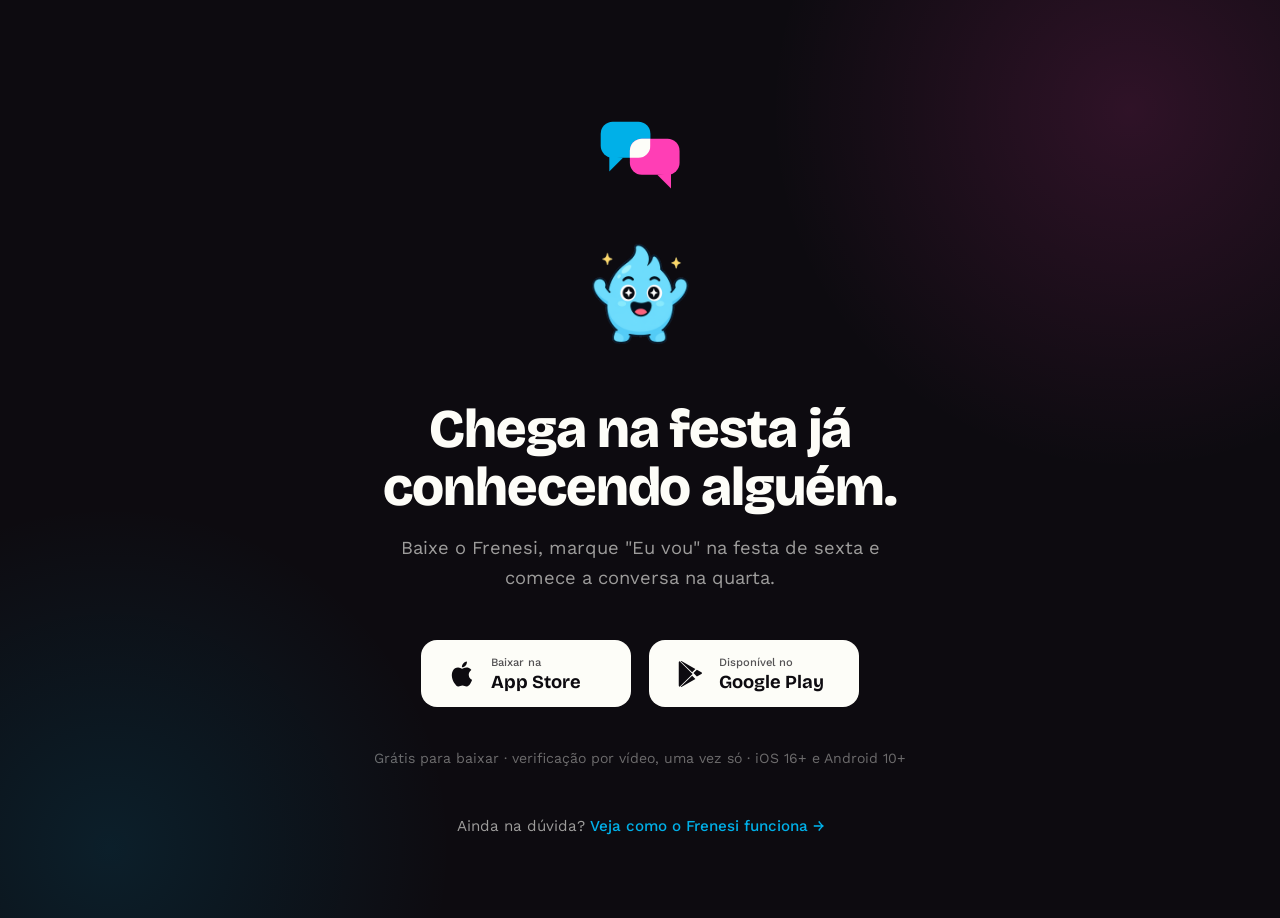
<file: download.html>
<!DOCTYPE html>
<html lang="pt-BR">
<head>
  <meta charset="UTF-8">
  <meta name="viewport" content="width=device-width, initial-scale=1.0">
  <title>Baixar o Frenesi — disponível para iOS e Android</title>
  <meta name="description" content="Baixe o Frenesi e chega na festa já conhecendo alguém. Disponível para iPhone e Android.">
  <link rel="preconnect" href="https://fonts.googleapis.com">
  <link rel="preconnect" href="https://fonts.gstatic.com" crossorigin>
  <link href="https://fonts.googleapis.com/css2?family=Bricolage+Grotesque:wght@700;800&family=Work+Sans:wght@400;500;600&display=swap" rel="stylesheet">
  <link rel="stylesheet" href="css/style.css?v=9">
  <link rel="icon" type="image/svg+xml" href="assets/favicon.svg">
</head>
<body>

  <main class="download-page">
    <a href="index.html" class="download-logo" aria-label="Frenesi — voltar ao início">
      <svg viewBox="0 0 96 84" xmlns="http://www.w3.org/2000/svg" aria-hidden="true">
        <defs>
          <clipPath id="clip-dl">
            <rect x="2" y="2" width="58" height="42" rx="14"/>
            <polygon points="12,42 12,60 28,44"/>
          </clipPath>
        </defs>
        <g fill="#00b0e8">
          <rect x="2" y="2" width="58" height="42" rx="14"/>
          <polygon points="12,42 12,60 28,44"/>
        </g>
        <g fill="#ff3eb5">
          <rect x="36" y="22" width="58" height="42" rx="14"/>
          <polygon points="84,62 84,80 68,64"/>
        </g>
        <g fill="#fdfdf8" clip-path="url(#clip-dl)">
          <rect x="36" y="22" width="58" height="42" rx="14"/>
          <polygon points="84,62 84,80 68,64"/>
        </g>
      </svg>
    </a>

    <img class="mascote mascote-download" src="assets/brasa-empolgado.png" alt="Brasa, o mascote do Frenesi, empolgado">
    <h1>Chega na festa já conhecendo alguém.</h1>
    <p class="lead">
      Baixe o Frenesi, marque "Eu vou" na festa de sexta e comece a conversa na quarta.
    </p>

    <div class="store-buttons">
      <a href="#" class="store-btn" aria-label="Baixar na App Store">
        <svg viewBox="0 0 24 24" fill="currentColor" aria-hidden="true">
          <path d="M18.71 19.5c-.83 1.24-1.71 2.45-3.05 2.47-1.34.03-1.77-.79-3.29-.79-1.53 0-2 .77-3.27.82-1.31.05-2.3-1.32-3.14-2.53C4.25 17 2.94 12.45 4.7 9.39c.87-1.52 2.43-2.48 4.12-2.51 1.28-.02 2.5.87 3.29.87.78 0 2.26-1.07 3.81-.91.65.03 2.47.26 3.64 1.98-.09.06-2.17 1.28-2.15 3.81.03 3.02 2.65 4.03 2.68 4.04-.03.07-.42 1.44-1.38 2.83M13 3.5c.73-.83 1.94-1.46 2.94-1.5.13 1.17-.34 2.35-1.04 3.19-.69.85-1.83 1.51-2.95 1.42-.15-1.15.41-2.35 1.05-3.11z"/>
        </svg>
        <span>
          <span class="s-small">Baixar na</span>
          <span class="s-big">App Store</span>
        </span>
      </a>

      <a href="#" class="store-btn" aria-label="Disponível no Google Play">
        <svg viewBox="0 0 24 24" fill="currentColor" aria-hidden="true">
          <path d="M3.61 1.81a1.05 1.05 0 0 0-.61.98v18.42c0 .41.24.79.61.98l.09.05L14.05 12v-.01L3.7 1.76l-.09.05zM17.5 8.53l-2.72 2.72 2.72 2.72 3.61-2.05c.7-.4.7-.94 0-1.34L17.5 8.53zM4.5 22.24c.26.14.6.13.96-.08l10.86-6.17-2.61-2.61L4.5 22.24zM4.5 1.76l9.21 8.86 2.61-2.61L5.46 1.84c-.36-.21-.7-.22-.96-.08z"/>
        </svg>
        <span>
          <span class="s-small">Disponível no</span>
          <span class="s-big">Google Play</span>
        </span>
      </a>
    </div>

    <p class="download-note">Grátis para baixar · verificação por vídeo, uma vez só · iOS 16+ e Android 10+</p>

    <p class="download-back">Ainda na dúvida? <a href="index.html">Veja como o Frenesi funciona →</a></p>
  </main>

</body>
</html>
</file>
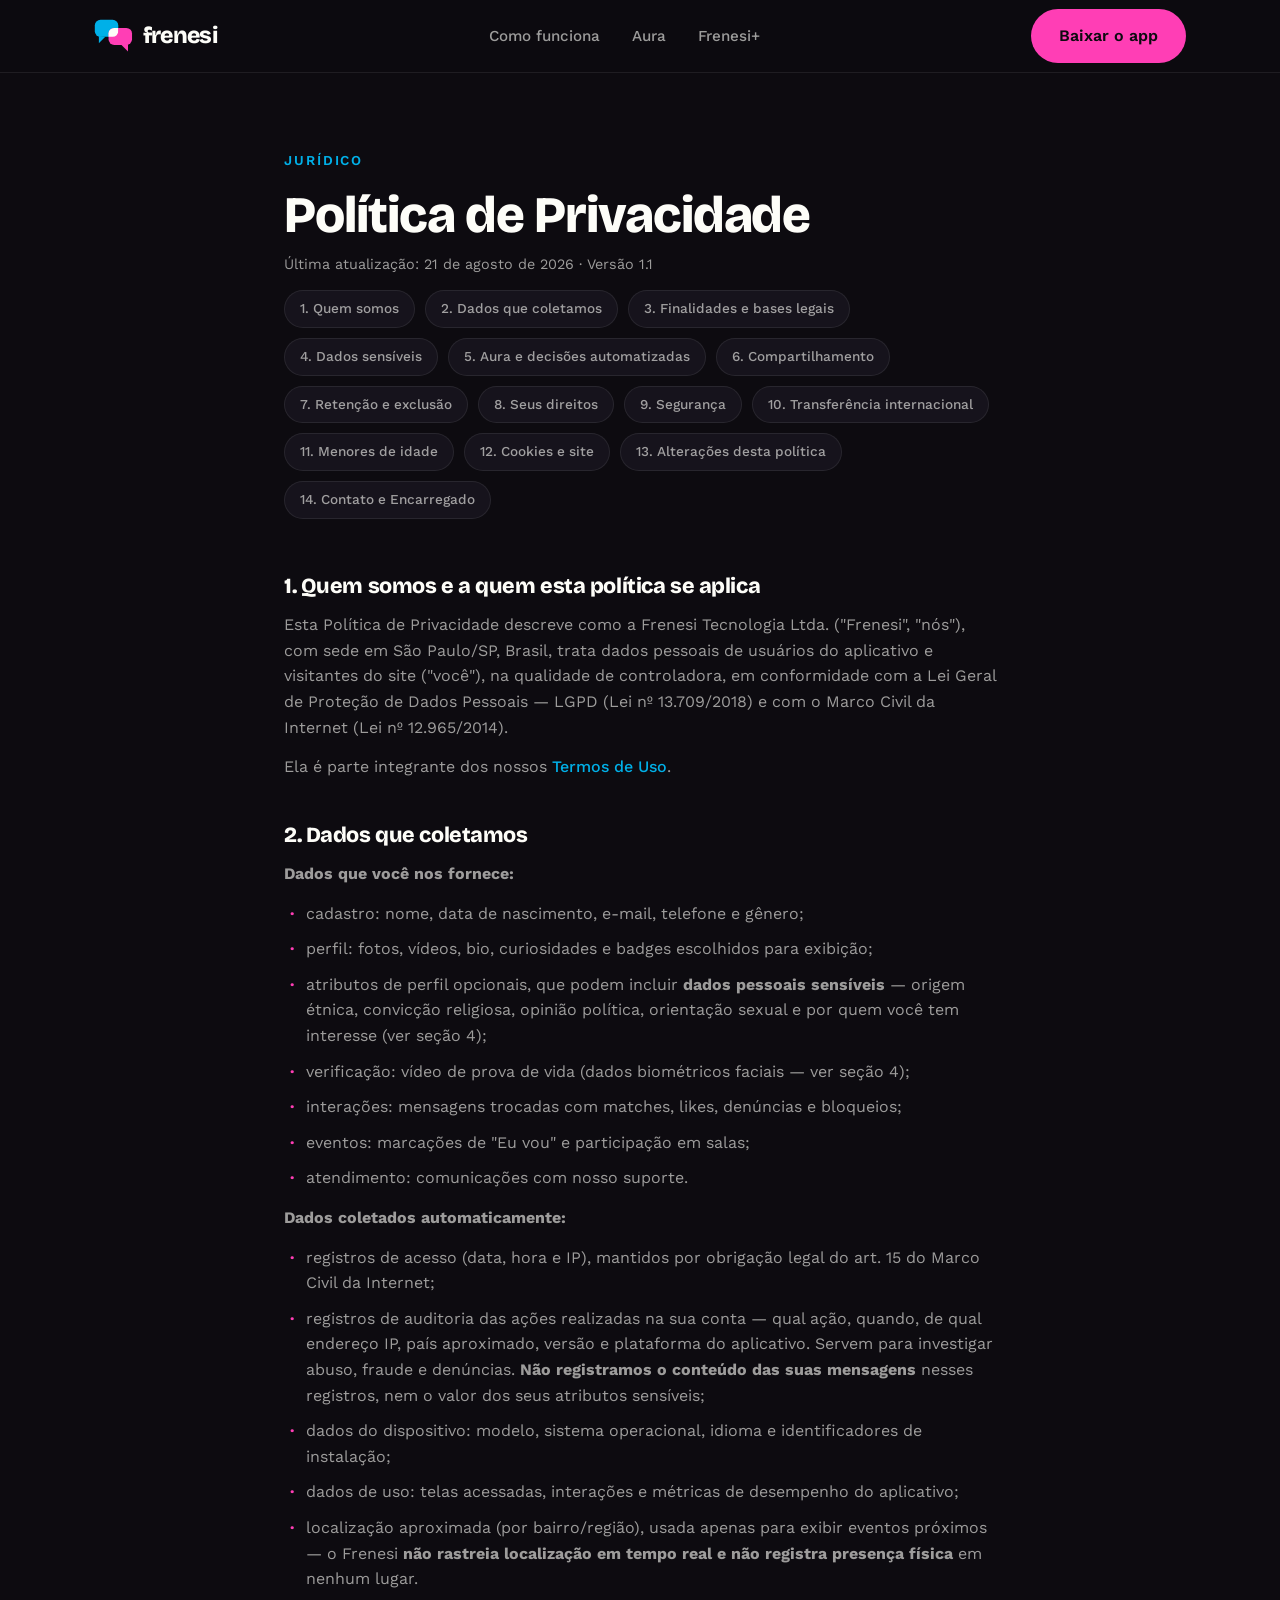
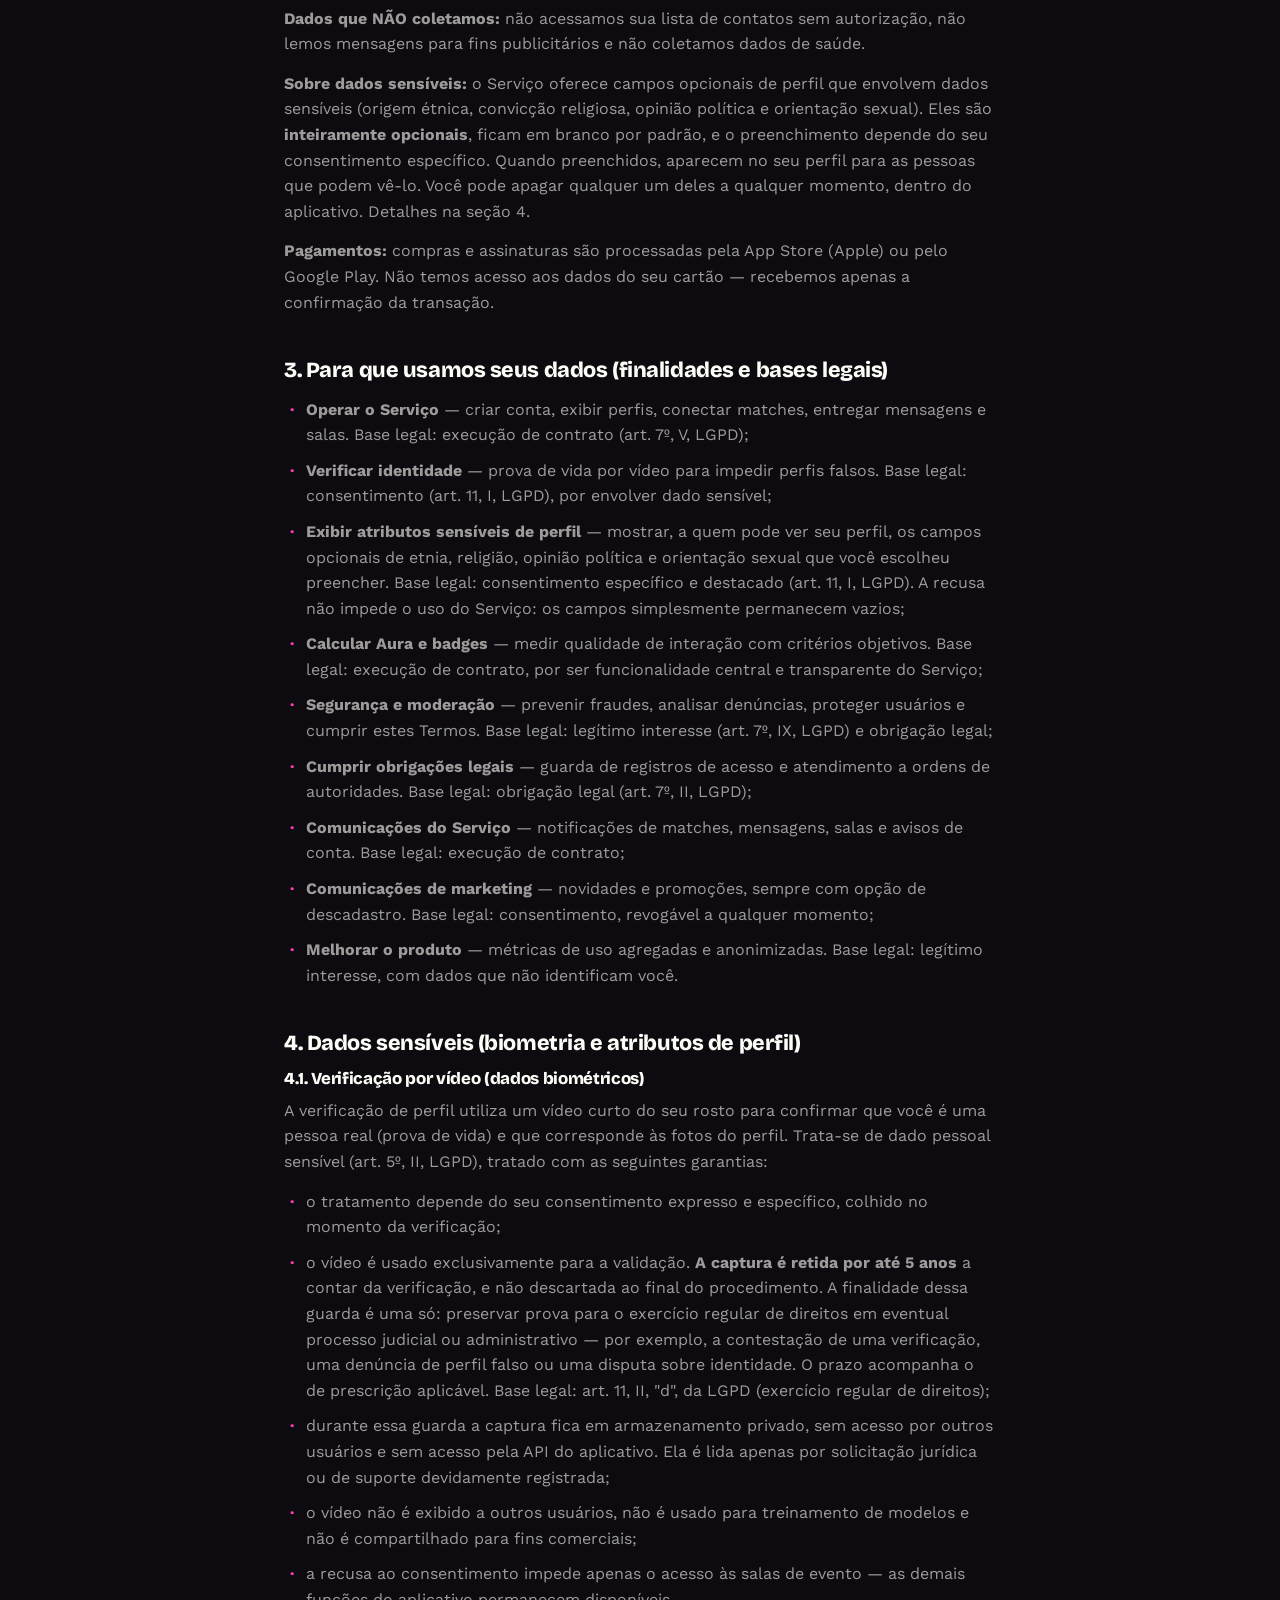
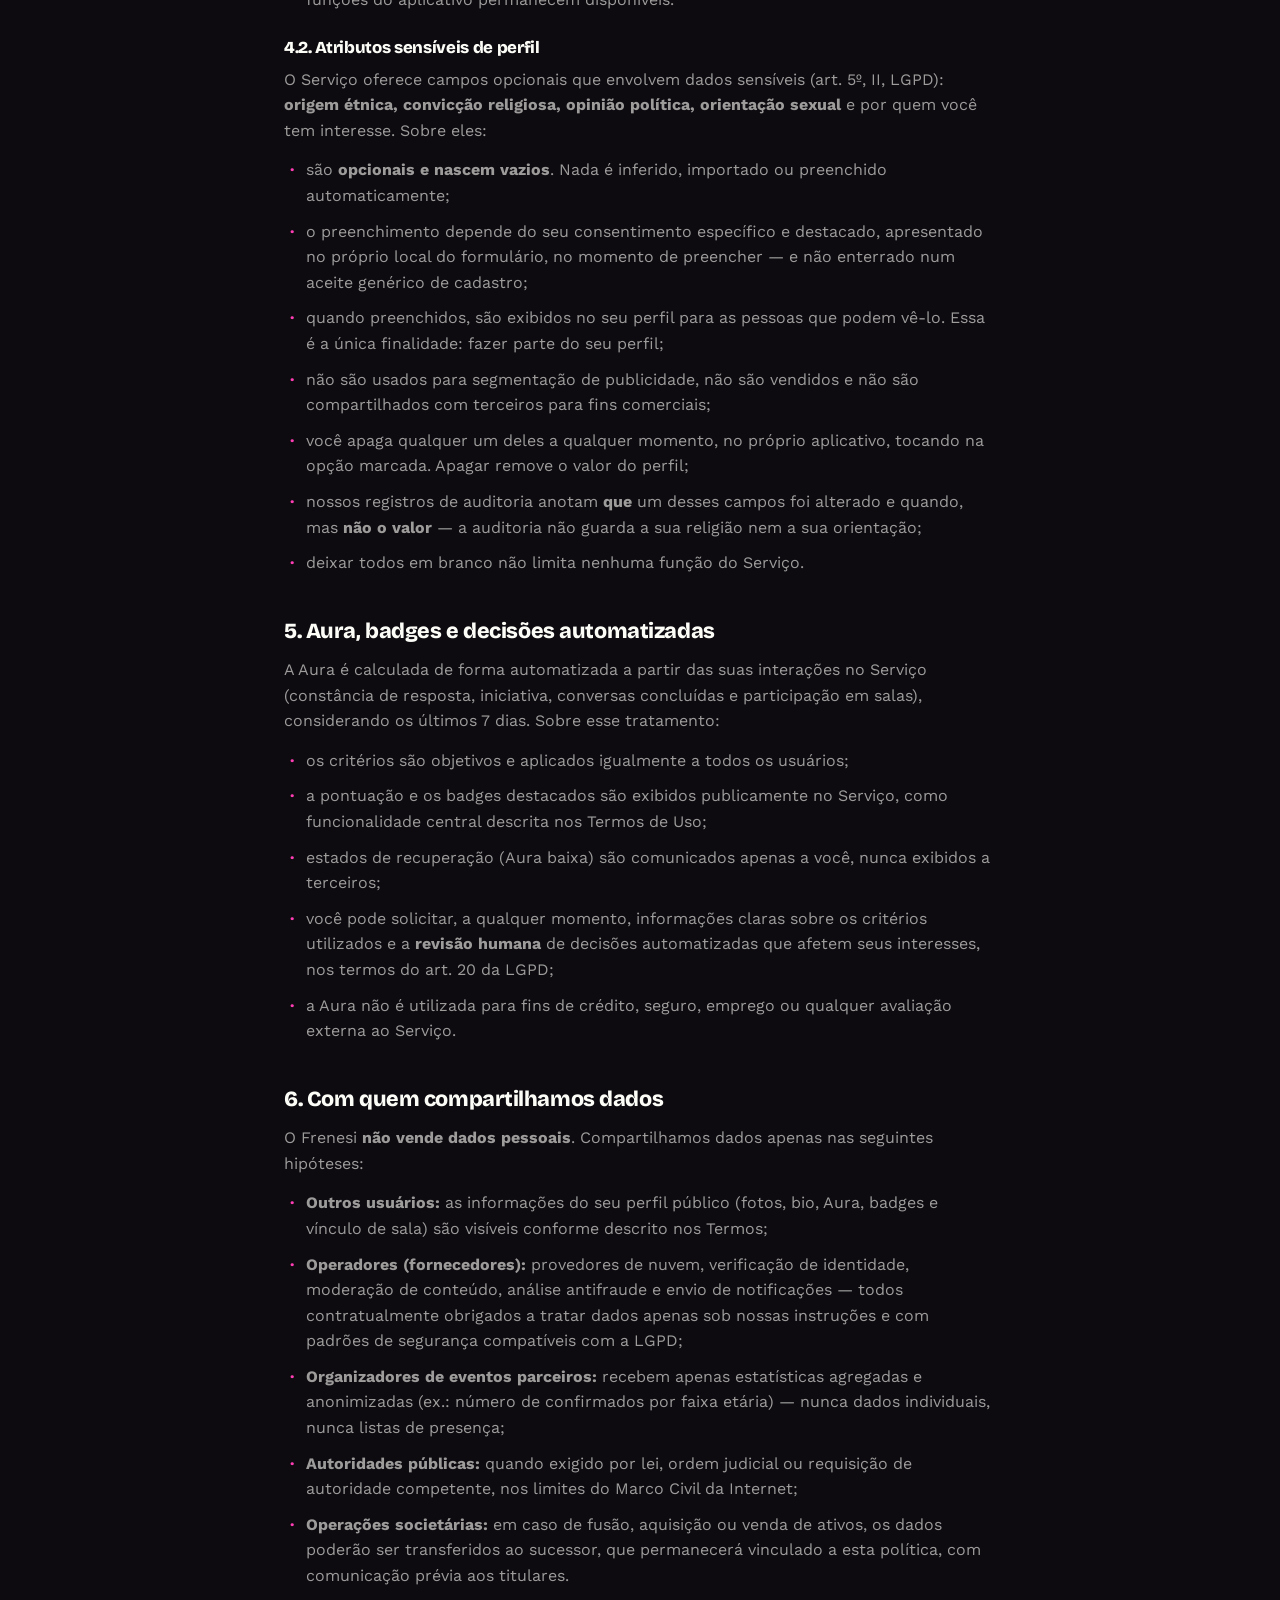
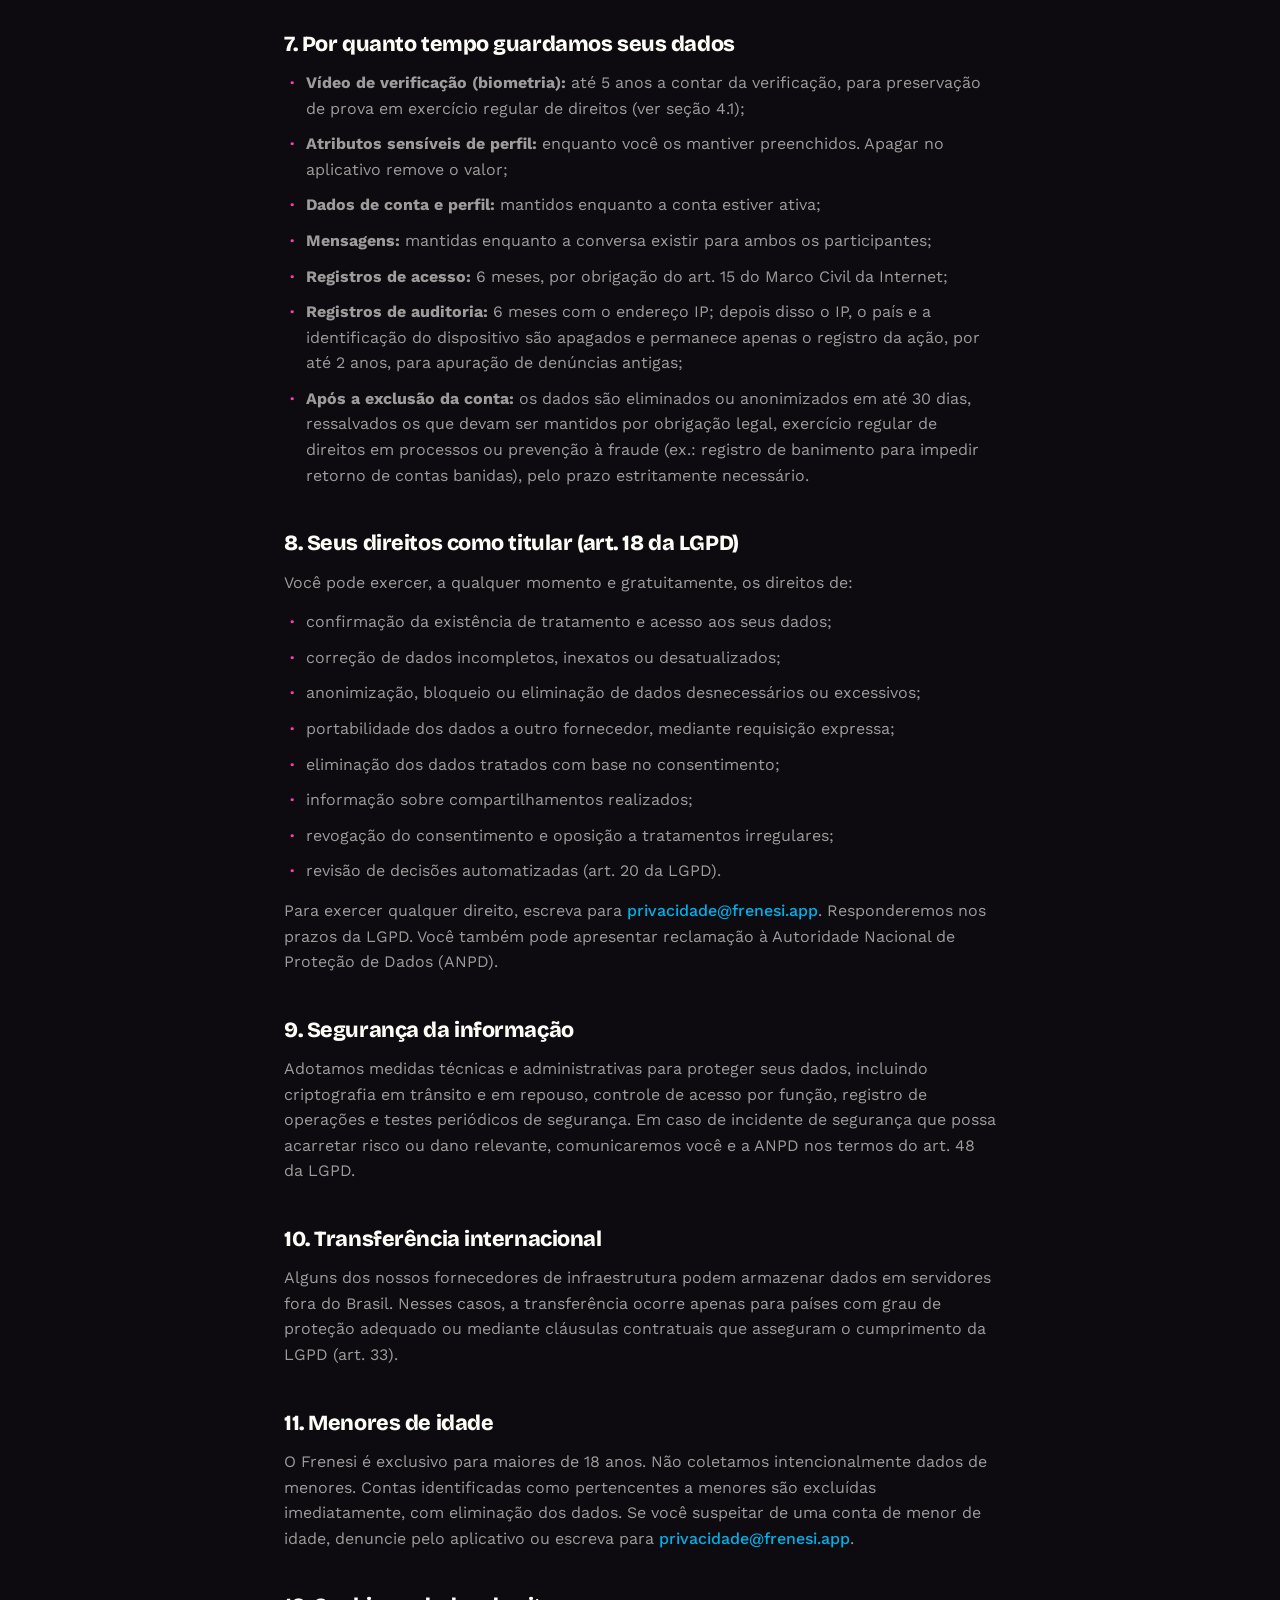
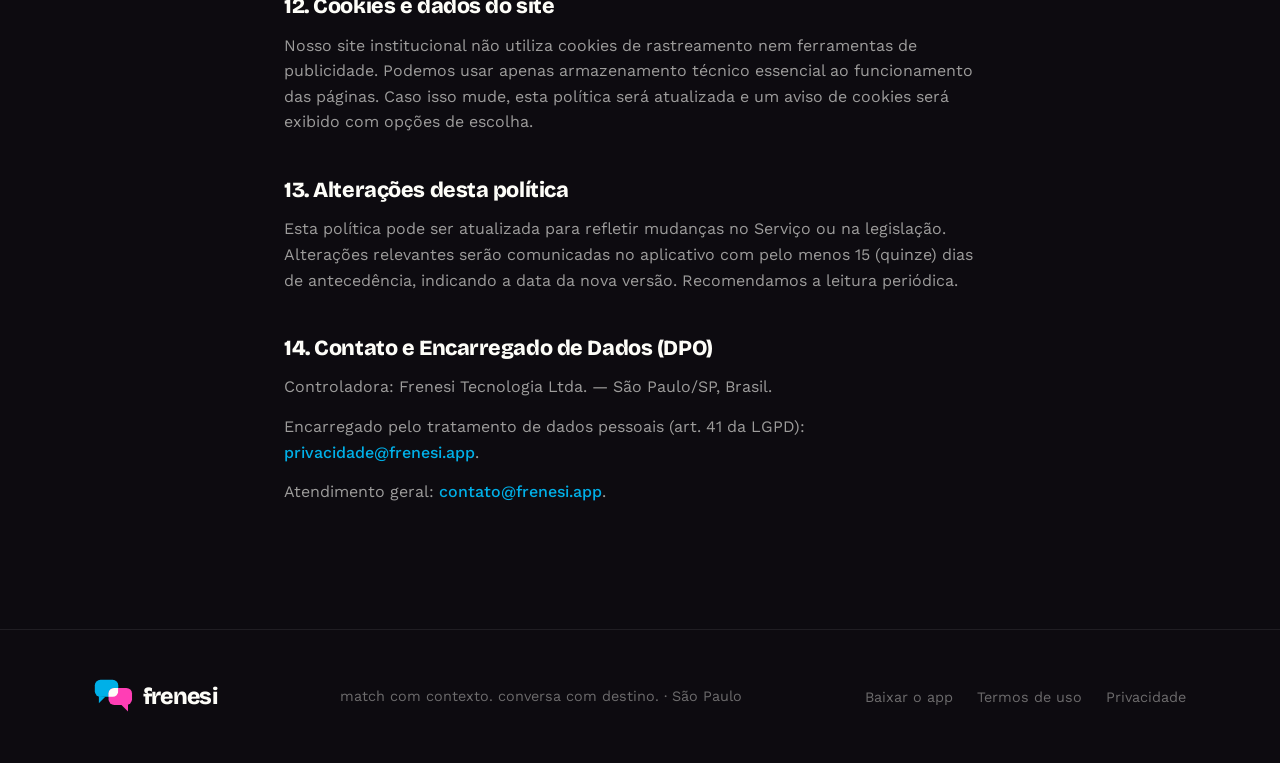
<file: privacidade.html>
<!DOCTYPE html>
<html lang="pt-BR">
<head>
  <meta charset="UTF-8">
  <meta name="viewport" content="width=device-width, initial-scale=1.0">
  <title>Política de Privacidade — Frenesi</title>
  <meta name="description" content="Política de privacidade do Frenesi — como tratamos seus dados pessoais, em conformidade com a LGPD.">
  <link rel="preconnect" href="https://fonts.googleapis.com">
  <link rel="preconnect" href="https://fonts.gstatic.com" crossorigin>
  <link href="https://fonts.googleapis.com/css2?family=Bricolage+Grotesque:wght@700;800&family=Work+Sans:wght@400;500;600&display=swap" rel="stylesheet">
  <link rel="stylesheet" href="css/style.css?v=9">
  <link rel="icon" type="image/svg+xml" href="assets/favicon.svg">
</head>
<body>

  <!-- ============ HEADER ============ -->
  <header class="site-header">
    <div class="container nav">
      <a href="index.html" class="logo" aria-label="Frenesi — início">
        <svg viewBox="0 0 96 84" xmlns="http://www.w3.org/2000/svg" aria-hidden="true">
          <defs>
            <clipPath id="clip-eletrico-p">
              <rect x="2" y="2" width="58" height="42" rx="14"/>
              <polygon points="12,42 12,60 28,44"/>
            </clipPath>
          </defs>
          <g fill="#00b0e8">
            <rect x="2" y="2" width="58" height="42" rx="14"/>
            <polygon points="12,42 12,60 28,44"/>
          </g>
          <g fill="#ff3eb5">
            <rect x="36" y="22" width="58" height="42" rx="14"/>
            <polygon points="84,62 84,80 68,64"/>
          </g>
          <g fill="#fdfdf8" clip-path="url(#clip-eletrico-p)">
            <rect x="36" y="22" width="58" height="42" rx="14"/>
            <polygon points="84,62 84,80 68,64"/>
          </g>
        </svg>
        <span class="logo-word">frenesi</span>
      </a>

      <ul class="nav-links">
        <li><a href="index.html#como-funciona">Como funciona</a></li>
        <li><a href="index.html#aura">Aura</a></li>
        <li><a href="index.html#planos">Frenesi+</a></li>
      </ul>

      <div class="nav-cta">
        <a href="download.html" class="btn btn-choque">Baixar o app</a>
      </div>
    </div>
  </header>

  <!-- ============ POLÍTICA ============ -->
  <main class="legal-page">
    <div class="container legal-container">

      <span class="section-kicker k-eletrico">Jurídico</span>
      <h1>Política de Privacidade</h1>
      <p class="legal-updated">Última atualização: 21 de agosto de 2026 · Versão 1.1</p>

      <nav class="legal-toc" aria-label="Índice da política">
        <a href="#quem-somos">1. Quem somos</a>
        <a href="#dados-coletados">2. Dados que coletamos</a>
        <a href="#finalidades">3. Finalidades e bases legais</a>
        <a href="#biometria">4. Dados sensíveis</a>
        <a href="#aura-dados">5. Aura e decisões automatizadas</a>
        <a href="#compartilhamento">6. Compartilhamento</a>
        <a href="#retencao">7. Retenção e exclusão</a>
        <a href="#direitos">8. Seus direitos</a>
        <a href="#seguranca">9. Segurança</a>
        <a href="#transferencia">10. Transferência internacional</a>
        <a href="#menores">11. Menores de idade</a>
        <a href="#cookies">12. Cookies e site</a>
        <a href="#alteracoes-p">13. Alterações desta política</a>
        <a href="#contato-p">14. Contato e Encarregado</a>
      </nav>

      <section id="quem-somos">
        <h2>1. Quem somos e a quem esta política se aplica</h2>
        <p>Esta Política de Privacidade descreve como a Frenesi Tecnologia Ltda. ("Frenesi", "nós"), com sede em São Paulo/SP, Brasil, trata dados pessoais de usuários do aplicativo e visitantes do site ("você"), na qualidade de controladora, em conformidade com a Lei Geral de Proteção de Dados Pessoais — LGPD (Lei nº 13.709/2018) e com o Marco Civil da Internet (Lei nº 12.965/2014).</p>
        <p>Ela é parte integrante dos nossos <a class="legal-link" href="termos.html">Termos de Uso</a>.</p>
      </section>

      <section id="dados-coletados">
        <h2>2. Dados que coletamos</h2>
        <p><strong>Dados que você nos fornece:</strong></p>
        <ul>
          <li>cadastro: nome, data de nascimento, e-mail, telefone e gênero;</li>
          <li>perfil: fotos, vídeos, bio, curiosidades e badges escolhidos para exibição;</li>
          <li>atributos de perfil opcionais, que podem incluir <strong>dados pessoais sensíveis</strong> — origem étnica, convicção religiosa, opinião política, orientação sexual e por quem você tem interesse (ver seção 4);</li>
          <li>verificação: vídeo de prova de vida (dados biométricos faciais — ver seção 4);</li>
          <li>interações: mensagens trocadas com matches, likes, denúncias e bloqueios;</li>
          <li>eventos: marcações de "Eu vou" e participação em salas;</li>
          <li>atendimento: comunicações com nosso suporte.</li>
        </ul>
        <p><strong>Dados coletados automaticamente:</strong></p>
        <ul>
          <li>registros de acesso (data, hora e IP), mantidos por obrigação legal do art. 15 do Marco Civil da Internet;</li>
          <li>registros de auditoria das ações realizadas na sua conta — qual ação, quando, de qual endereço IP, país aproximado, versão e plataforma do aplicativo. Servem para investigar abuso, fraude e denúncias. <strong>Não registramos o conteúdo das suas mensagens</strong> nesses registros, nem o valor dos seus atributos sensíveis;</li>
          <li>dados do dispositivo: modelo, sistema operacional, idioma e identificadores de instalação;</li>
          <li>dados de uso: telas acessadas, interações e métricas de desempenho do aplicativo;</li>
          <li>localização aproximada (por bairro/região), usada apenas para exibir eventos próximos — o Frenesi <strong>não rastreia localização em tempo real e não registra presença física</strong> em nenhum lugar.</li>
        </ul>
        <p><strong>Dados que NÃO coletamos:</strong> não acessamos sua lista de contatos sem autorização, não lemos mensagens para fins publicitários e não coletamos dados de saúde.</p>
        <p><strong>Sobre dados sensíveis:</strong> o Serviço oferece campos opcionais de perfil que envolvem dados sensíveis (origem étnica, convicção religiosa, opinião política e orientação sexual). Eles são <strong>inteiramente opcionais</strong>, ficam em branco por padrão, e o preenchimento depende do seu consentimento específico. Quando preenchidos, aparecem no seu perfil para as pessoas que podem vê-lo. Você pode apagar qualquer um deles a qualquer momento, dentro do aplicativo. Detalhes na seção 4.</p>
        <p><strong>Pagamentos:</strong> compras e assinaturas são processadas pela App Store (Apple) ou pelo Google Play. Não temos acesso aos dados do seu cartão — recebemos apenas a confirmação da transação.</p>
      </section>

      <section id="finalidades">
        <h2>3. Para que usamos seus dados (finalidades e bases legais)</h2>
        <ul>
          <li><strong>Operar o Serviço</strong> — criar conta, exibir perfis, conectar matches, entregar mensagens e salas. Base legal: execução de contrato (art. 7º, V, LGPD);</li>
          <li><strong>Verificar identidade</strong> — prova de vida por vídeo para impedir perfis falsos. Base legal: consentimento (art. 11, I, LGPD), por envolver dado sensível;</li>
          <li><strong>Exibir atributos sensíveis de perfil</strong> — mostrar, a quem pode ver seu perfil, os campos opcionais de etnia, religião, opinião política e orientação sexual que você escolheu preencher. Base legal: consentimento específico e destacado (art. 11, I, LGPD). A recusa não impede o uso do Serviço: os campos simplesmente permanecem vazios;</li>
          <li><strong>Calcular Aura e badges</strong> — medir qualidade de interação com critérios objetivos. Base legal: execução de contrato, por ser funcionalidade central e transparente do Serviço;</li>
          <li><strong>Segurança e moderação</strong> — prevenir fraudes, analisar denúncias, proteger usuários e cumprir estes Termos. Base legal: legítimo interesse (art. 7º, IX, LGPD) e obrigação legal;</li>
          <li><strong>Cumprir obrigações legais</strong> — guarda de registros de acesso e atendimento a ordens de autoridades. Base legal: obrigação legal (art. 7º, II, LGPD);</li>
          <li><strong>Comunicações do Serviço</strong> — notificações de matches, mensagens, salas e avisos de conta. Base legal: execução de contrato;</li>
          <li><strong>Comunicações de marketing</strong> — novidades e promoções, sempre com opção de descadastro. Base legal: consentimento, revogável a qualquer momento;</li>
          <li><strong>Melhorar o produto</strong> — métricas de uso agregadas e anonimizadas. Base legal: legítimo interesse, com dados que não identificam você.</li>
        </ul>
      </section>

      <section id="biometria">
        <h2>4. Dados sensíveis (biometria e atributos de perfil)</h2>

        <h3>4.1. Verificação por vídeo (dados biométricos)</h3>
        <p>A verificação de perfil utiliza um vídeo curto do seu rosto para confirmar que você é uma pessoa real (prova de vida) e que corresponde às fotos do perfil. Trata-se de dado pessoal sensível (art. 5º, II, LGPD), tratado com as seguintes garantias:</p>
        <ul>
          <li>o tratamento depende do seu consentimento expresso e específico, colhido no momento da verificação;</li>
          <li>o vídeo é usado exclusivamente para a validação. <strong>A captura é retida por até 5 anos</strong> a contar da verificação, e não descartada ao final do procedimento. A finalidade dessa guarda é uma só: preservar prova para o exercício regular de direitos em eventual processo judicial ou administrativo — por exemplo, a contestação de uma verificação, uma denúncia de perfil falso ou uma disputa sobre identidade. O prazo acompanha o de prescrição aplicável. Base legal: art. 11, II, "d", da LGPD (exercício regular de direitos);</li>
          <li>durante essa guarda a captura fica em armazenamento privado, sem acesso por outros usuários e sem acesso pela API do aplicativo. Ela é lida apenas por solicitação jurídica ou de suporte devidamente registrada;</li>
          <li>o vídeo não é exibido a outros usuários, não é usado para treinamento de modelos e não é compartilhado para fins comerciais;</li>
          <li>a recusa ao consentimento impede apenas o acesso às salas de evento — as demais funções do aplicativo permanecem disponíveis.</li>
        </ul>

        <h3>4.2. Atributos sensíveis de perfil</h3>
        <p>O Serviço oferece campos opcionais que envolvem dados sensíveis (art. 5º, II, LGPD): <strong>origem étnica, convicção religiosa, opinião política, orientação sexual</strong> e por quem você tem interesse. Sobre eles:</p>
        <ul>
          <li>são <strong>opcionais e nascem vazios</strong>. Nada é inferido, importado ou preenchido automaticamente;</li>
          <li>o preenchimento depende do seu consentimento específico e destacado, apresentado no próprio local do formulário, no momento de preencher — e não enterrado num aceite genérico de cadastro;</li>
          <li>quando preenchidos, são exibidos no seu perfil para as pessoas que podem vê-lo. Essa é a única finalidade: fazer parte do seu perfil;</li>
          <li>não são usados para segmentação de publicidade, não são vendidos e não são compartilhados com terceiros para fins comerciais;</li>
          <li>você apaga qualquer um deles a qualquer momento, no próprio aplicativo, tocando na opção marcada. Apagar remove o valor do perfil;</li>
          <li>nossos registros de auditoria anotam <strong>que</strong> um desses campos foi alterado e quando, mas <strong>não o valor</strong> — a auditoria não guarda a sua religião nem a sua orientação;</li>
          <li>deixar todos em branco não limita nenhuma função do Serviço.</li>
        </ul>
      </section>

      <section id="aura-dados">
        <h2>5. Aura, badges e decisões automatizadas</h2>
        <p>A Aura é calculada de forma automatizada a partir das suas interações no Serviço (constância de resposta, iniciativa, conversas concluídas e participação em salas), considerando os últimos 7 dias. Sobre esse tratamento:</p>
        <ul>
          <li>os critérios são objetivos e aplicados igualmente a todos os usuários;</li>
          <li>a pontuação e os badges destacados são exibidos publicamente no Serviço, como funcionalidade central descrita nos Termos de Uso;</li>
          <li>estados de recuperação (Aura baixa) são comunicados apenas a você, nunca exibidos a terceiros;</li>
          <li>você pode solicitar, a qualquer momento, informações claras sobre os critérios utilizados e a <strong>revisão humana</strong> de decisões automatizadas que afetem seus interesses, nos termos do art. 20 da LGPD;</li>
          <li>a Aura não é utilizada para fins de crédito, seguro, emprego ou qualquer avaliação externa ao Serviço.</li>
        </ul>
      </section>

      <section id="compartilhamento">
        <h2>6. Com quem compartilhamos dados</h2>
        <p>O Frenesi <strong>não vende dados pessoais</strong>. Compartilhamos dados apenas nas seguintes hipóteses:</p>
        <ul>
          <li><strong>Outros usuários:</strong> as informações do seu perfil público (fotos, bio, Aura, badges e vínculo de sala) são visíveis conforme descrito nos Termos;</li>
          <li><strong>Operadores (fornecedores):</strong> provedores de nuvem, verificação de identidade, moderação de conteúdo, análise antifraude e envio de notificações — todos contratualmente obrigados a tratar dados apenas sob nossas instruções e com padrões de segurança compatíveis com a LGPD;</li>
          <li><strong>Organizadores de eventos parceiros:</strong> recebem apenas estatísticas agregadas e anonimizadas (ex.: número de confirmados por faixa etária) — nunca dados individuais, nunca listas de presença;</li>
          <li><strong>Autoridades públicas:</strong> quando exigido por lei, ordem judicial ou requisição de autoridade competente, nos limites do Marco Civil da Internet;</li>
          <li><strong>Operações societárias:</strong> em caso de fusão, aquisição ou venda de ativos, os dados poderão ser transferidos ao sucessor, que permanecerá vinculado a esta política, com comunicação prévia aos titulares.</li>
        </ul>
      </section>

      <section id="retencao">
        <h2>7. Por quanto tempo guardamos seus dados</h2>
        <ul>
          <li><strong>Vídeo de verificação (biometria):</strong> até 5 anos a contar da verificação, para preservação de prova em exercício regular de direitos (ver seção 4.1);</li>
          <li><strong>Atributos sensíveis de perfil:</strong> enquanto você os mantiver preenchidos. Apagar no aplicativo remove o valor;</li>
          <li><strong>Dados de conta e perfil:</strong> mantidos enquanto a conta estiver ativa;</li>
          <li><strong>Mensagens:</strong> mantidas enquanto a conversa existir para ambos os participantes;</li>
          <li><strong>Registros de acesso:</strong> 6 meses, por obrigação do art. 15 do Marco Civil da Internet;</li>
          <li><strong>Registros de auditoria:</strong> 6 meses com o endereço IP; depois disso o IP, o país e a identificação do dispositivo são apagados e permanece apenas o registro da ação, por até 2 anos, para apuração de denúncias antigas;</li>
          <li><strong>Após a exclusão da conta:</strong> os dados são eliminados ou anonimizados em até 30 dias, ressalvados os que devam ser mantidos por obrigação legal, exercício regular de direitos em processos ou prevenção à fraude (ex.: registro de banimento para impedir retorno de contas banidas), pelo prazo estritamente necessário.</li>
        </ul>
      </section>

      <section id="direitos">
        <h2>8. Seus direitos como titular (art. 18 da LGPD)</h2>
        <p>Você pode exercer, a qualquer momento e gratuitamente, os direitos de:</p>
        <ul>
          <li>confirmação da existência de tratamento e acesso aos seus dados;</li>
          <li>correção de dados incompletos, inexatos ou desatualizados;</li>
          <li>anonimização, bloqueio ou eliminação de dados desnecessários ou excessivos;</li>
          <li>portabilidade dos dados a outro fornecedor, mediante requisição expressa;</li>
          <li>eliminação dos dados tratados com base no consentimento;</li>
          <li>informação sobre compartilhamentos realizados;</li>
          <li>revogação do consentimento e oposição a tratamentos irregulares;</li>
          <li>revisão de decisões automatizadas (art. 20 da LGPD).</li>
        </ul>
        <p>Para exercer qualquer direito, escreva para <a class="legal-link" href="mailto:privacidade@frenesi.app">privacidade@frenesi.app</a>. Responderemos nos prazos da LGPD. Você também pode apresentar reclamação à Autoridade Nacional de Proteção de Dados (ANPD).</p>
      </section>

      <section id="seguranca">
        <h2>9. Segurança da informação</h2>
        <p>Adotamos medidas técnicas e administrativas para proteger seus dados, incluindo criptografia em trânsito e em repouso, controle de acesso por função, registro de operações e testes periódicos de segurança. Em caso de incidente de segurança que possa acarretar risco ou dano relevante, comunicaremos você e a ANPD nos termos do art. 48 da LGPD.</p>
      </section>

      <section id="transferencia">
        <h2>10. Transferência internacional</h2>
        <p>Alguns dos nossos fornecedores de infraestrutura podem armazenar dados em servidores fora do Brasil. Nesses casos, a transferência ocorre apenas para países com grau de proteção adequado ou mediante cláusulas contratuais que asseguram o cumprimento da LGPD (art. 33).</p>
      </section>

      <section id="menores">
        <h2>11. Menores de idade</h2>
        <p>O Frenesi é exclusivo para maiores de 18 anos. Não coletamos intencionalmente dados de menores. Contas identificadas como pertencentes a menores são excluídas imediatamente, com eliminação dos dados. Se você suspeitar de uma conta de menor de idade, denuncie pelo aplicativo ou escreva para <a class="legal-link" href="mailto:privacidade@frenesi.app">privacidade@frenesi.app</a>.</p>
      </section>

      <section id="cookies">
        <h2>12. Cookies e dados do site</h2>
        <p>Nosso site institucional não utiliza cookies de rastreamento nem ferramentas de publicidade. Podemos usar apenas armazenamento técnico essencial ao funcionamento das páginas. Caso isso mude, esta política será atualizada e um aviso de cookies será exibido com opções de escolha.</p>
      </section>

      <section id="alteracoes-p">
        <h2>13. Alterações desta política</h2>
        <p>Esta política pode ser atualizada para refletir mudanças no Serviço ou na legislação. Alterações relevantes serão comunicadas no aplicativo com pelo menos 15 (quinze) dias de antecedência, indicando a data da nova versão. Recomendamos a leitura periódica.</p>
      </section>

      <section id="contato-p">
        <h2>14. Contato e Encarregado de Dados (DPO)</h2>
        <p>Controladora: Frenesi Tecnologia Ltda. — São Paulo/SP, Brasil.</p>
        <p>Encarregado pelo tratamento de dados pessoais (art. 41 da LGPD): <a class="legal-link" href="mailto:privacidade@frenesi.app">privacidade@frenesi.app</a>.</p>
        <p>Atendimento geral: <a class="legal-link" href="mailto:contato@frenesi.app">contato@frenesi.app</a>.</p>
      </section>

    </div>
  </main>

  <!-- ============ FOOTER ============ -->
  <footer class="site-footer">
    <div class="container footer-grid">
      <a href="index.html" class="logo" aria-label="Frenesi">
        <svg viewBox="0 0 96 84" xmlns="http://www.w3.org/2000/svg" aria-hidden="true">
          <defs>
            <clipPath id="clip-eletrico-pf">
              <rect x="2" y="2" width="58" height="42" rx="14"/>
              <polygon points="12,42 12,60 28,44"/>
            </clipPath>
          </defs>
          <g fill="#00b0e8">
            <rect x="2" y="2" width="58" height="42" rx="14"/>
            <polygon points="12,42 12,60 28,44"/>
          </g>
          <g fill="#ff3eb5">
            <rect x="36" y="22" width="58" height="42" rx="14"/>
            <polygon points="84,62 84,80 68,64"/>
          </g>
          <g fill="#fdfdf8" clip-path="url(#clip-eletrico-pf)">
            <rect x="36" y="22" width="58" height="42" rx="14"/>
            <polygon points="84,62 84,80 68,64"/>
          </g>
        </svg>
        <span class="logo-word">frenesi</span>
      </a>
      <p class="footer-tagline">match com contexto. conversa com destino. · São Paulo</p>
      <ul class="footer-links">
        <li><a href="download.html">Baixar o app</a></li>
        <li><a href="termos.html">Termos de uso</a></li>
        <li><a href="privacidade.html">Privacidade</a></li>
      </ul>
    </div>
  </footer>

</body>
</html>
</file>
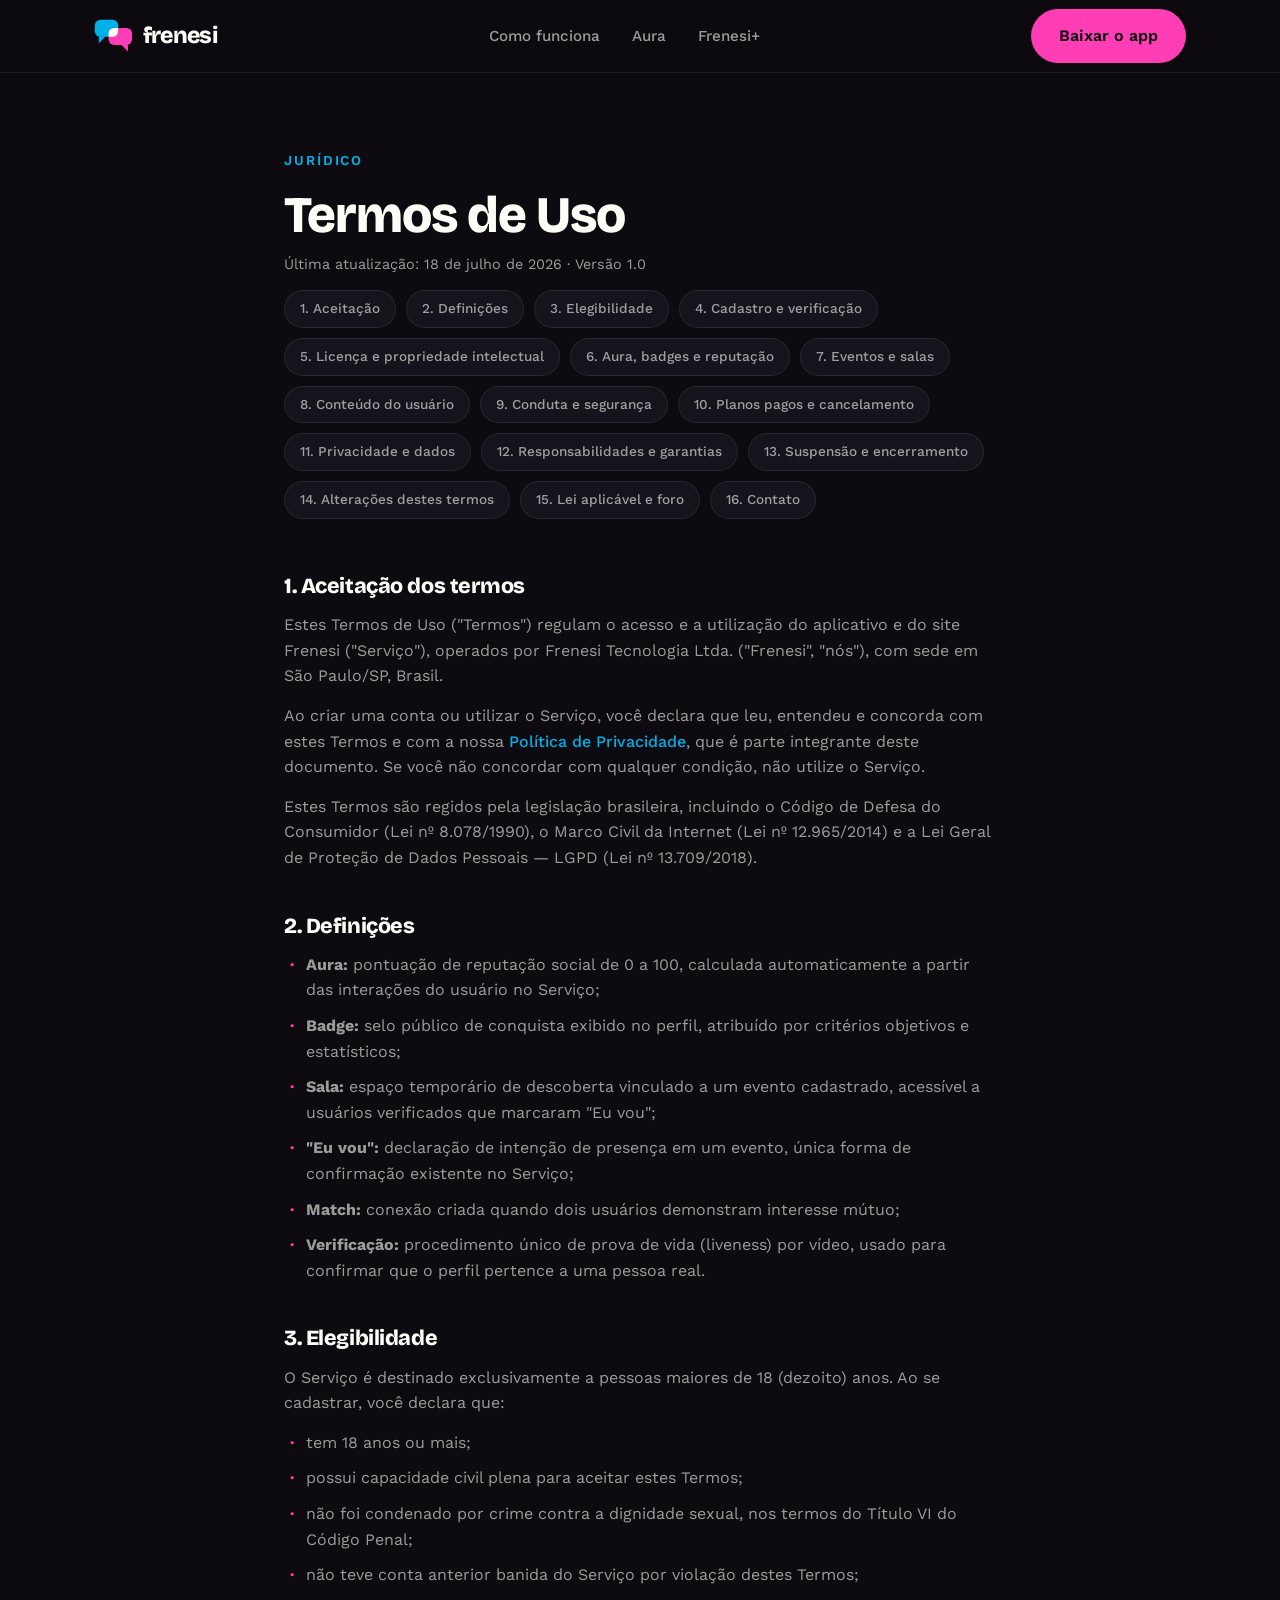
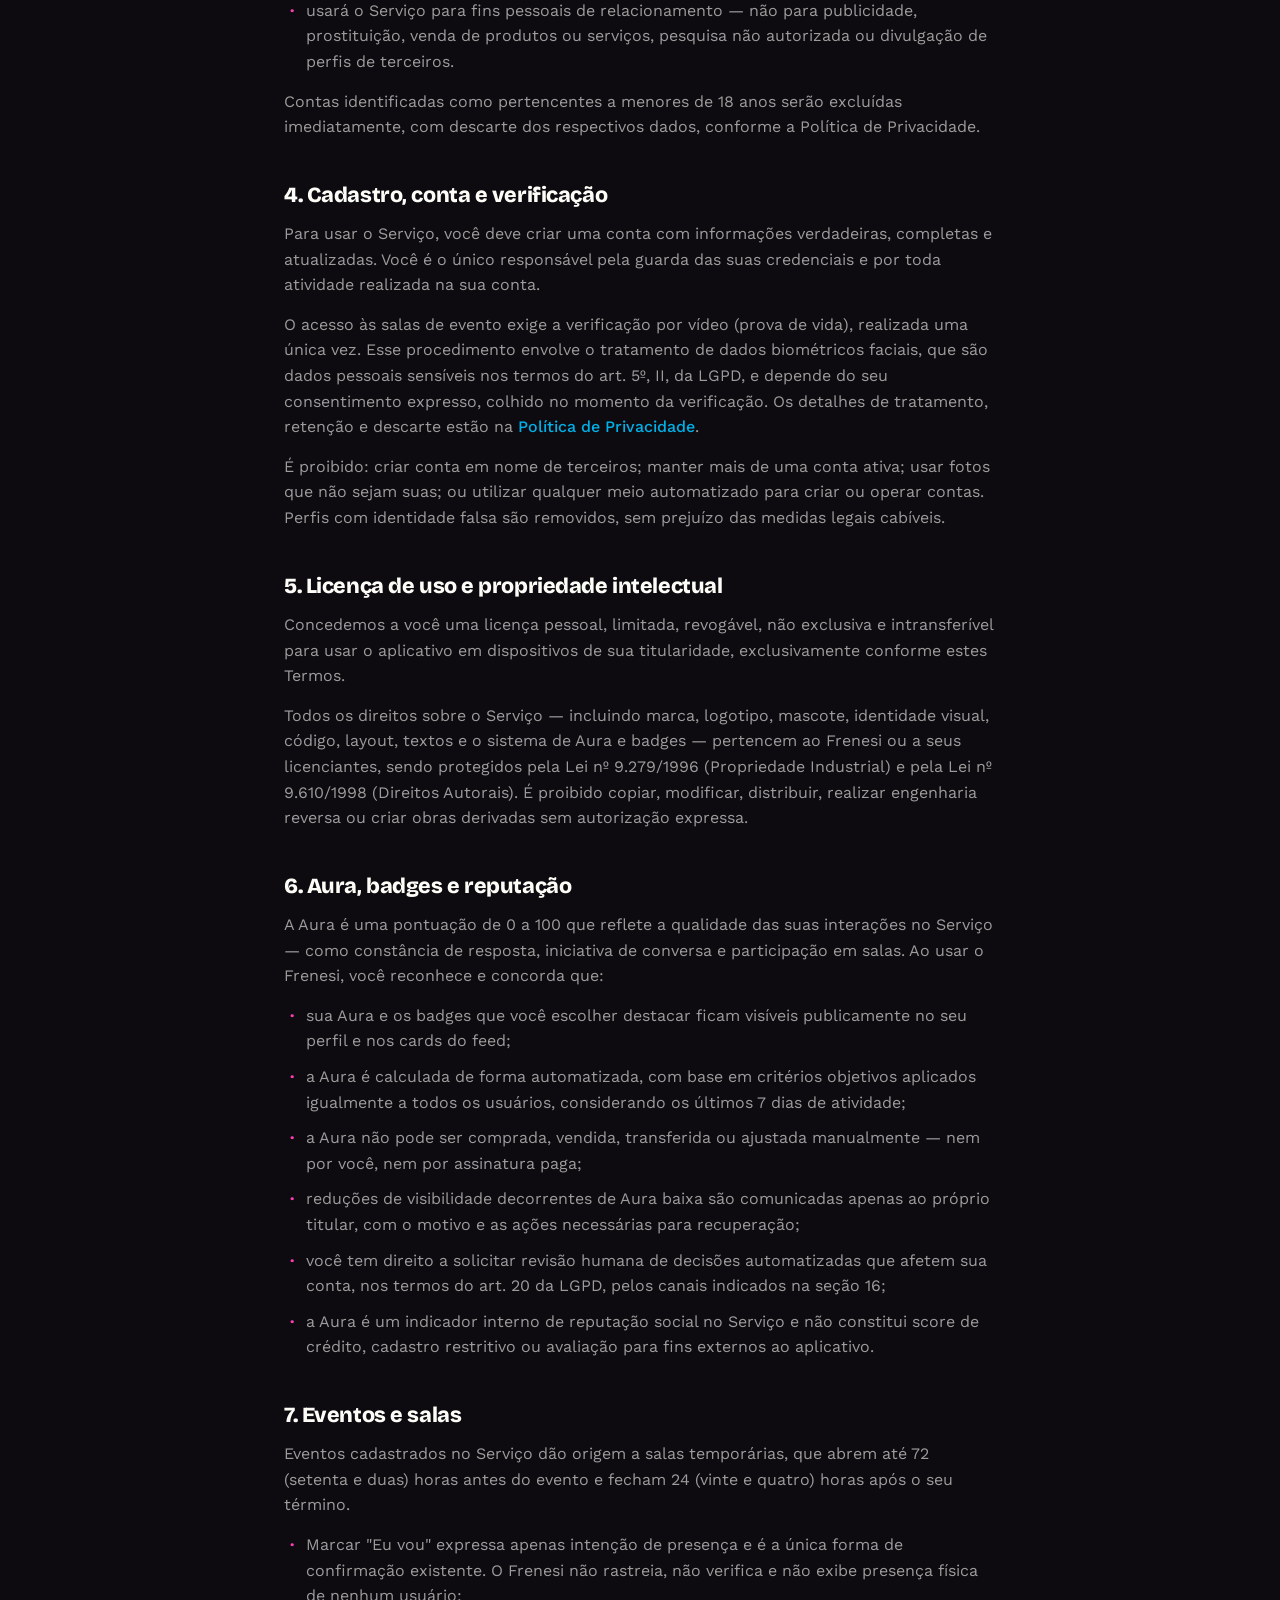
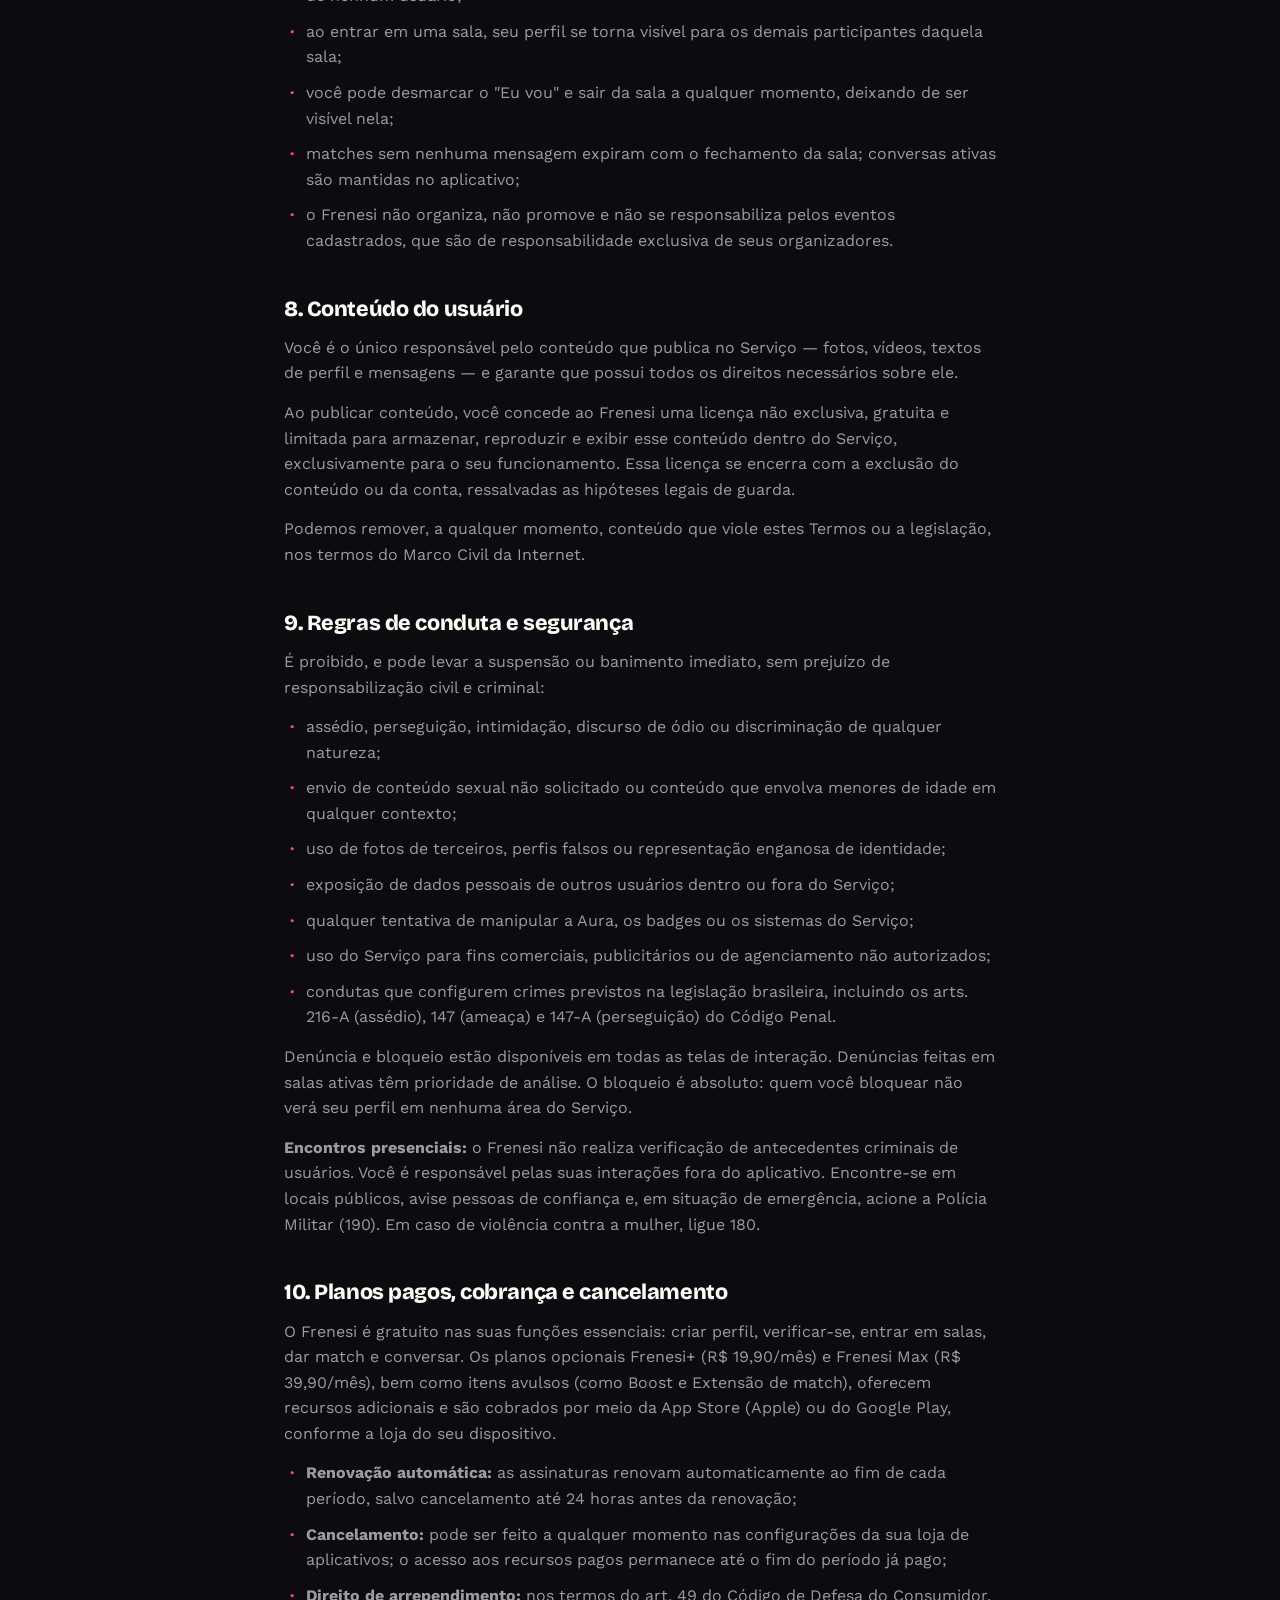
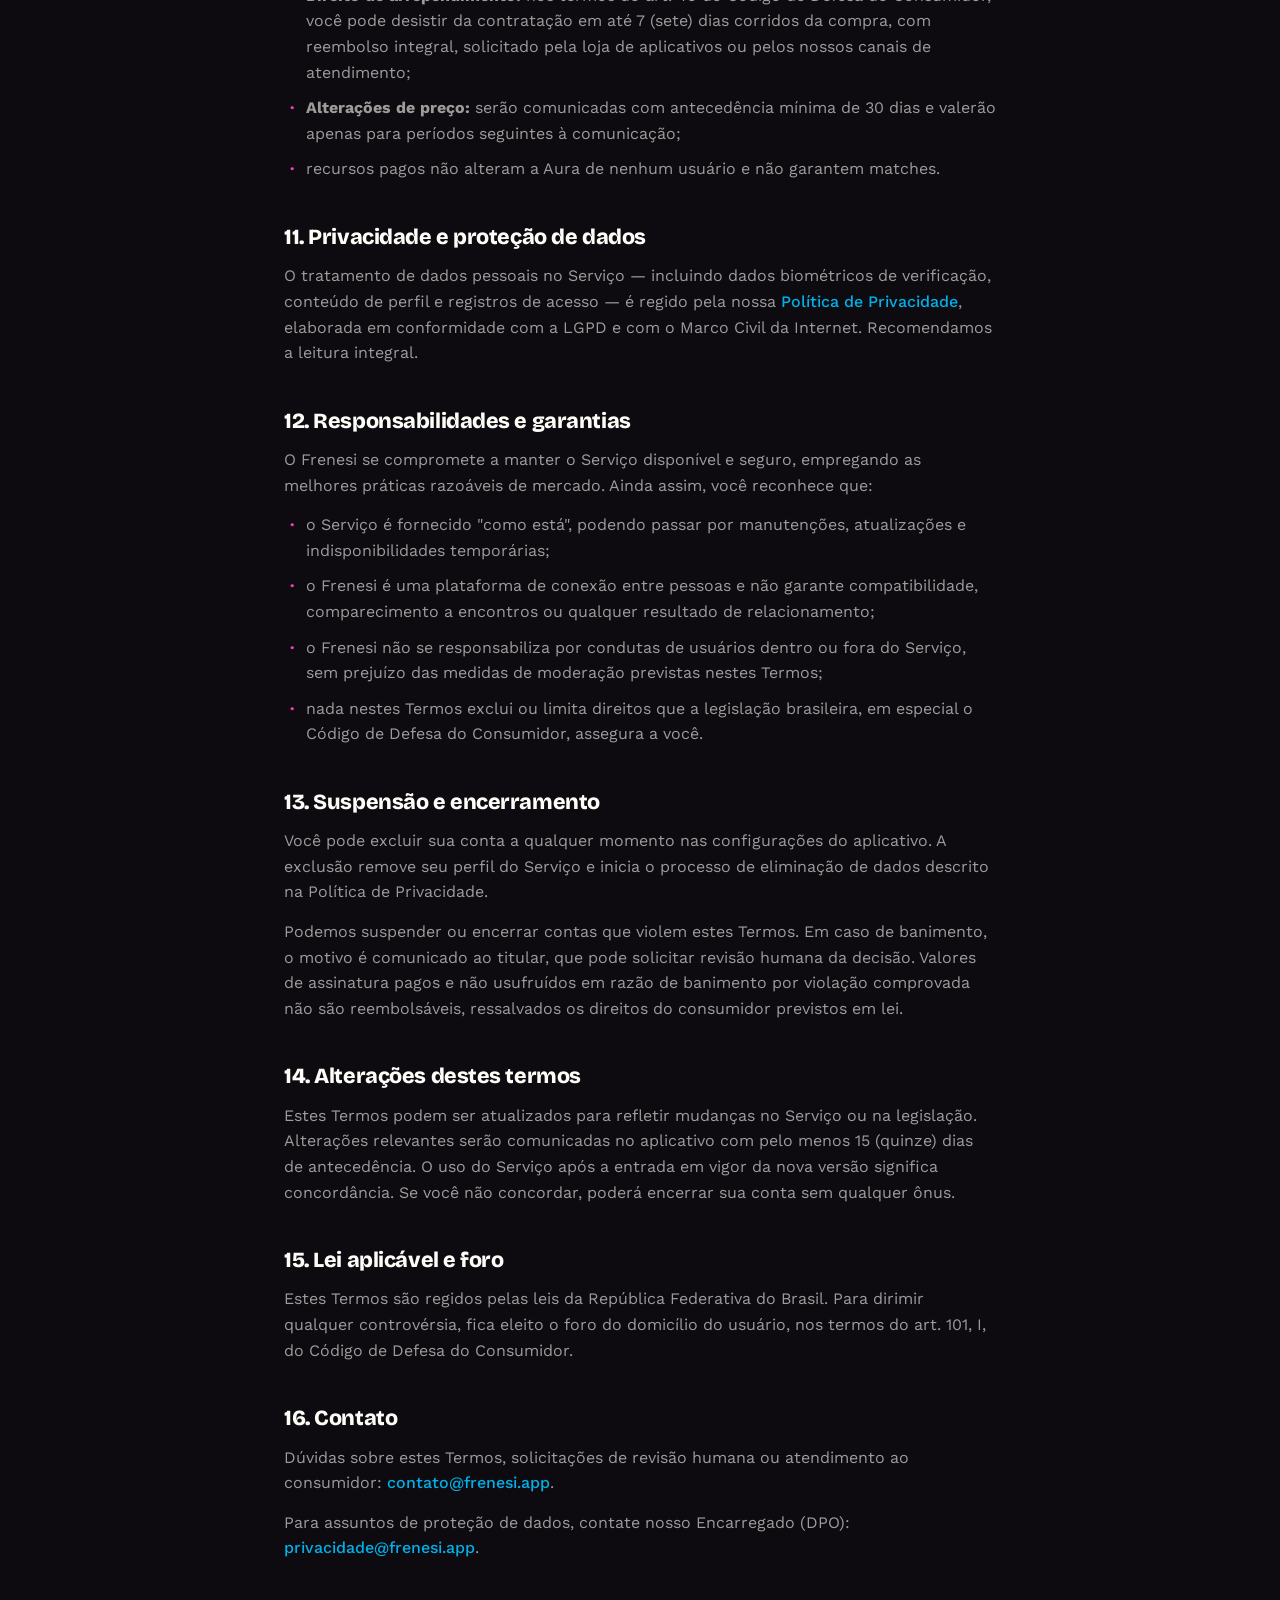
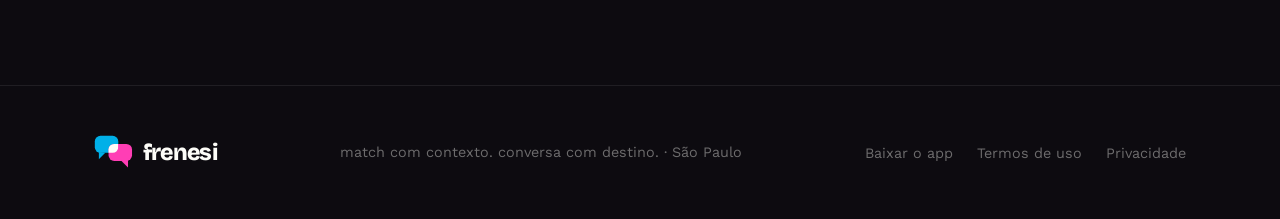
<file: termos.html>
<!DOCTYPE html>
<html lang="pt-BR">
<head>
  <meta charset="UTF-8">
  <meta name="viewport" content="width=device-width, initial-scale=1.0">
  <title>Termos de Uso — Frenesi</title>
  <meta name="description" content="Termos de uso do Frenesi — app de relacionamento com reputação social.">
  <link rel="preconnect" href="https://fonts.googleapis.com">
  <link rel="preconnect" href="https://fonts.gstatic.com" crossorigin>
  <link href="https://fonts.googleapis.com/css2?family=Bricolage+Grotesque:wght@700;800&family=Work+Sans:wght@400;500;600&display=swap" rel="stylesheet">
  <link rel="stylesheet" href="css/style.css?v=9">
  <link rel="icon" type="image/svg+xml" href="assets/favicon.svg">
</head>
<body>

  <!-- ============ HEADER ============ -->
  <header class="site-header">
    <div class="container nav">
      <a href="index.html" class="logo" aria-label="Frenesi — início">
        <svg viewBox="0 0 96 84" xmlns="http://www.w3.org/2000/svg" aria-hidden="true">
          <defs>
            <clipPath id="clip-eletrico-t">
              <rect x="2" y="2" width="58" height="42" rx="14"/>
              <polygon points="12,42 12,60 28,44"/>
            </clipPath>
          </defs>
          <g fill="#00b0e8">
            <rect x="2" y="2" width="58" height="42" rx="14"/>
            <polygon points="12,42 12,60 28,44"/>
          </g>
          <g fill="#ff3eb5">
            <rect x="36" y="22" width="58" height="42" rx="14"/>
            <polygon points="84,62 84,80 68,64"/>
          </g>
          <g fill="#fdfdf8" clip-path="url(#clip-eletrico-t)">
            <rect x="36" y="22" width="58" height="42" rx="14"/>
            <polygon points="84,62 84,80 68,64"/>
          </g>
        </svg>
        <span class="logo-word">frenesi</span>
      </a>

      <ul class="nav-links">
        <li><a href="index.html#como-funciona">Como funciona</a></li>
        <li><a href="index.html#aura">Aura</a></li>
        <li><a href="index.html#planos">Frenesi+</a></li>
      </ul>

      <div class="nav-cta">
        <a href="download.html" class="btn btn-choque">Baixar o app</a>
      </div>
    </div>
  </header>

  <!-- ============ TERMOS ============ -->
  <main class="legal-page">
    <div class="container legal-container">

      <span class="section-kicker k-eletrico">Jurídico</span>
      <h1>Termos de Uso</h1>
      <p class="legal-updated">Última atualização: 18 de julho de 2026 · Versão 1.0</p>

      <nav class="legal-toc" aria-label="Índice dos termos">
        <a href="#aceitacao">1. Aceitação</a>
        <a href="#definicoes">2. Definições</a>
        <a href="#elegibilidade">3. Elegibilidade</a>
        <a href="#cadastro">4. Cadastro e verificação</a>
        <a href="#licenca">5. Licença e propriedade intelectual</a>
        <a href="#aura">6. Aura, badges e reputação</a>
        <a href="#salas">7. Eventos e salas</a>
        <a href="#conteudo">8. Conteúdo do usuário</a>
        <a href="#conduta">9. Conduta e segurança</a>
        <a href="#assinaturas">10. Planos pagos e cancelamento</a>
        <a href="#privacidade">11. Privacidade e dados</a>
        <a href="#responsabilidade">12. Responsabilidades e garantias</a>
        <a href="#encerramento">13. Suspensão e encerramento</a>
        <a href="#alteracoes">14. Alterações destes termos</a>
        <a href="#lei">15. Lei aplicável e foro</a>
        <a href="#contato">16. Contato</a>
      </nav>

      <section id="aceitacao">
        <h2>1. Aceitação dos termos</h2>
        <p>Estes Termos de Uso ("Termos") regulam o acesso e a utilização do aplicativo e do site Frenesi ("Serviço"), operados por Frenesi Tecnologia Ltda. ("Frenesi", "nós"), com sede em São Paulo/SP, Brasil.</p>
        <p>Ao criar uma conta ou utilizar o Serviço, você declara que leu, entendeu e concorda com estes Termos e com a nossa <a class="legal-link" href="privacidade.html">Política de Privacidade</a>, que é parte integrante deste documento. Se você não concordar com qualquer condição, não utilize o Serviço.</p>
        <p>Estes Termos são regidos pela legislação brasileira, incluindo o Código de Defesa do Consumidor (Lei nº 8.078/1990), o Marco Civil da Internet (Lei nº 12.965/2014) e a Lei Geral de Proteção de Dados Pessoais — LGPD (Lei nº 13.709/2018).</p>
      </section>

      <section id="definicoes">
        <h2>2. Definições</h2>
        <ul>
          <li><strong>Aura:</strong> pontuação de reputação social de 0 a 100, calculada automaticamente a partir das interações do usuário no Serviço;</li>
          <li><strong>Badge:</strong> selo público de conquista exibido no perfil, atribuído por critérios objetivos e estatísticos;</li>
          <li><strong>Sala:</strong> espaço temporário de descoberta vinculado a um evento cadastrado, acessível a usuários verificados que marcaram "Eu vou";</li>
          <li><strong>"Eu vou":</strong> declaração de intenção de presença em um evento, única forma de confirmação existente no Serviço;</li>
          <li><strong>Match:</strong> conexão criada quando dois usuários demonstram interesse mútuo;</li>
          <li><strong>Verificação:</strong> procedimento único de prova de vida (liveness) por vídeo, usado para confirmar que o perfil pertence a uma pessoa real.</li>
        </ul>
      </section>

      <section id="elegibilidade">
        <h2>3. Elegibilidade</h2>
        <p>O Serviço é destinado exclusivamente a pessoas maiores de 18 (dezoito) anos. Ao se cadastrar, você declara que:</p>
        <ul>
          <li>tem 18 anos ou mais;</li>
          <li>possui capacidade civil plena para aceitar estes Termos;</li>
          <li>não foi condenado por crime contra a dignidade sexual, nos termos do Título VI do Código Penal;</li>
          <li>não teve conta anterior banida do Serviço por violação destes Termos;</li>
          <li>usará o Serviço para fins pessoais de relacionamento — não para publicidade, prostituição, venda de produtos ou serviços, pesquisa não autorizada ou divulgação de perfis de terceiros.</li>
        </ul>
        <p>Contas identificadas como pertencentes a menores de 18 anos serão excluídas imediatamente, com descarte dos respectivos dados, conforme a Política de Privacidade.</p>
      </section>

      <section id="cadastro">
        <h2>4. Cadastro, conta e verificação</h2>
        <p>Para usar o Serviço, você deve criar uma conta com informações verdadeiras, completas e atualizadas. Você é o único responsável pela guarda das suas credenciais e por toda atividade realizada na sua conta.</p>
        <p>O acesso às salas de evento exige a verificação por vídeo (prova de vida), realizada uma única vez. Esse procedimento envolve o tratamento de dados biométricos faciais, que são dados pessoais sensíveis nos termos do art. 5º, II, da LGPD, e depende do seu consentimento expresso, colhido no momento da verificação. Os detalhes de tratamento, retenção e descarte estão na <a class="legal-link" href="privacidade.html">Política de Privacidade</a>.</p>
        <p>É proibido: criar conta em nome de terceiros; manter mais de uma conta ativa; usar fotos que não sejam suas; ou utilizar qualquer meio automatizado para criar ou operar contas. Perfis com identidade falsa são removidos, sem prejuízo das medidas legais cabíveis.</p>
      </section>

      <section id="licenca">
        <h2>5. Licença de uso e propriedade intelectual</h2>
        <p>Concedemos a você uma licença pessoal, limitada, revogável, não exclusiva e intransferível para usar o aplicativo em dispositivos de sua titularidade, exclusivamente conforme estes Termos.</p>
        <p>Todos os direitos sobre o Serviço — incluindo marca, logotipo, mascote, identidade visual, código, layout, textos e o sistema de Aura e badges — pertencem ao Frenesi ou a seus licenciantes, sendo protegidos pela Lei nº 9.279/1996 (Propriedade Industrial) e pela Lei nº 9.610/1998 (Direitos Autorais). É proibido copiar, modificar, distribuir, realizar engenharia reversa ou criar obras derivadas sem autorização expressa.</p>
      </section>

      <section id="aura">
        <h2>6. Aura, badges e reputação</h2>
        <p>A Aura é uma pontuação de 0 a 100 que reflete a qualidade das suas interações no Serviço — como constância de resposta, iniciativa de conversa e participação em salas. Ao usar o Frenesi, você reconhece e concorda que:</p>
        <ul>
          <li>sua Aura e os badges que você escolher destacar ficam visíveis publicamente no seu perfil e nos cards do feed;</li>
          <li>a Aura é calculada de forma automatizada, com base em critérios objetivos aplicados igualmente a todos os usuários, considerando os últimos 7 dias de atividade;</li>
          <li>a Aura não pode ser comprada, vendida, transferida ou ajustada manualmente — nem por você, nem por assinatura paga;</li>
          <li>reduções de visibilidade decorrentes de Aura baixa são comunicadas apenas ao próprio titular, com o motivo e as ações necessárias para recuperação;</li>
          <li>você tem direito a solicitar revisão humana de decisões automatizadas que afetem sua conta, nos termos do art. 20 da LGPD, pelos canais indicados na seção 16;</li>
          <li>a Aura é um indicador interno de reputação social no Serviço e não constitui score de crédito, cadastro restritivo ou avaliação para fins externos ao aplicativo.</li>
        </ul>
      </section>

      <section id="salas">
        <h2>7. Eventos e salas</h2>
        <p>Eventos cadastrados no Serviço dão origem a salas temporárias, que abrem até 72 (setenta e duas) horas antes do evento e fecham 24 (vinte e quatro) horas após o seu término.</p>
        <ul>
          <li>Marcar "Eu vou" expressa apenas intenção de presença e é a única forma de confirmação existente. O Frenesi não rastreia, não verifica e não exibe presença física de nenhum usuário;</li>
          <li>ao entrar em uma sala, seu perfil se torna visível para os demais participantes daquela sala;</li>
          <li>você pode desmarcar o "Eu vou" e sair da sala a qualquer momento, deixando de ser visível nela;</li>
          <li>matches sem nenhuma mensagem expiram com o fechamento da sala; conversas ativas são mantidas no aplicativo;</li>
          <li>o Frenesi não organiza, não promove e não se responsabiliza pelos eventos cadastrados, que são de responsabilidade exclusiva de seus organizadores.</li>
        </ul>
      </section>

      <section id="conteudo">
        <h2>8. Conteúdo do usuário</h2>
        <p>Você é o único responsável pelo conteúdo que publica no Serviço — fotos, vídeos, textos de perfil e mensagens — e garante que possui todos os direitos necessários sobre ele.</p>
        <p>Ao publicar conteúdo, você concede ao Frenesi uma licença não exclusiva, gratuita e limitada para armazenar, reproduzir e exibir esse conteúdo dentro do Serviço, exclusivamente para o seu funcionamento. Essa licença se encerra com a exclusão do conteúdo ou da conta, ressalvadas as hipóteses legais de guarda.</p>
        <p>Podemos remover, a qualquer momento, conteúdo que viole estes Termos ou a legislação, nos termos do Marco Civil da Internet.</p>
      </section>

      <section id="conduta">
        <h2>9. Regras de conduta e segurança</h2>
        <p>É proibido, e pode levar a suspensão ou banimento imediato, sem prejuízo de responsabilização civil e criminal:</p>
        <ul>
          <li>assédio, perseguição, intimidação, discurso de ódio ou discriminação de qualquer natureza;</li>
          <li>envio de conteúdo sexual não solicitado ou conteúdo que envolva menores de idade em qualquer contexto;</li>
          <li>uso de fotos de terceiros, perfis falsos ou representação enganosa de identidade;</li>
          <li>exposição de dados pessoais de outros usuários dentro ou fora do Serviço;</li>
          <li>qualquer tentativa de manipular a Aura, os badges ou os sistemas do Serviço;</li>
          <li>uso do Serviço para fins comerciais, publicitários ou de agenciamento não autorizados;</li>
          <li>condutas que configurem crimes previstos na legislação brasileira, incluindo os arts. 216-A (assédio), 147 (ameaça) e 147-A (perseguição) do Código Penal.</li>
        </ul>
        <p>Denúncia e bloqueio estão disponíveis em todas as telas de interação. Denúncias feitas em salas ativas têm prioridade de análise. O bloqueio é absoluto: quem você bloquear não verá seu perfil em nenhuma área do Serviço.</p>
        <p><strong>Encontros presenciais:</strong> o Frenesi não realiza verificação de antecedentes criminais de usuários. Você é responsável pelas suas interações fora do aplicativo. Encontre-se em locais públicos, avise pessoas de confiança e, em situação de emergência, acione a Polícia Militar (190). Em caso de violência contra a mulher, ligue 180.</p>
      </section>

      <section id="assinaturas">
        <h2>10. Planos pagos, cobrança e cancelamento</h2>
        <p>O Frenesi é gratuito nas suas funções essenciais: criar perfil, verificar-se, entrar em salas, dar match e conversar. Os planos opcionais Frenesi+ (R$ 19,90/mês) e Frenesi Max (R$ 39,90/mês), bem como itens avulsos (como Boost e Extensão de match), oferecem recursos adicionais e são cobrados por meio da App Store (Apple) ou do Google Play, conforme a loja do seu dispositivo.</p>
        <ul>
          <li><strong>Renovação automática:</strong> as assinaturas renovam automaticamente ao fim de cada período, salvo cancelamento até 24 horas antes da renovação;</li>
          <li><strong>Cancelamento:</strong> pode ser feito a qualquer momento nas configurações da sua loja de aplicativos; o acesso aos recursos pagos permanece até o fim do período já pago;</li>
          <li><strong>Direito de arrependimento:</strong> nos termos do art. 49 do Código de Defesa do Consumidor, você pode desistir da contratação em até 7 (sete) dias corridos da compra, com reembolso integral, solicitado pela loja de aplicativos ou pelos nossos canais de atendimento;</li>
          <li><strong>Alterações de preço:</strong> serão comunicadas com antecedência mínima de 30 dias e valerão apenas para períodos seguintes à comunicação;</li>
          <li>recursos pagos não alteram a Aura de nenhum usuário e não garantem matches.</li>
        </ul>
      </section>

      <section id="privacidade">
        <h2>11. Privacidade e proteção de dados</h2>
        <p>O tratamento de dados pessoais no Serviço — incluindo dados biométricos de verificação, conteúdo de perfil e registros de acesso — é regido pela nossa <a class="legal-link" href="privacidade.html">Política de Privacidade</a>, elaborada em conformidade com a LGPD e com o Marco Civil da Internet. Recomendamos a leitura integral.</p>
      </section>

      <section id="responsabilidade">
        <h2>12. Responsabilidades e garantias</h2>
        <p>O Frenesi se compromete a manter o Serviço disponível e seguro, empregando as melhores práticas razoáveis de mercado. Ainda assim, você reconhece que:</p>
        <ul>
          <li>o Serviço é fornecido "como está", podendo passar por manutenções, atualizações e indisponibilidades temporárias;</li>
          <li>o Frenesi é uma plataforma de conexão entre pessoas e não garante compatibilidade, comparecimento a encontros ou qualquer resultado de relacionamento;</li>
          <li>o Frenesi não se responsabiliza por condutas de usuários dentro ou fora do Serviço, sem prejuízo das medidas de moderação previstas nestes Termos;</li>
          <li>nada nestes Termos exclui ou limita direitos que a legislação brasileira, em especial o Código de Defesa do Consumidor, assegura a você.</li>
        </ul>
      </section>

      <section id="encerramento">
        <h2>13. Suspensão e encerramento</h2>
        <p>Você pode excluir sua conta a qualquer momento nas configurações do aplicativo. A exclusão remove seu perfil do Serviço e inicia o processo de eliminação de dados descrito na Política de Privacidade.</p>
        <p>Podemos suspender ou encerrar contas que violem estes Termos. Em caso de banimento, o motivo é comunicado ao titular, que pode solicitar revisão humana da decisão. Valores de assinatura pagos e não usufruídos em razão de banimento por violação comprovada não são reembolsáveis, ressalvados os direitos do consumidor previstos em lei.</p>
      </section>

      <section id="alteracoes">
        <h2>14. Alterações destes termos</h2>
        <p>Estes Termos podem ser atualizados para refletir mudanças no Serviço ou na legislação. Alterações relevantes serão comunicadas no aplicativo com pelo menos 15 (quinze) dias de antecedência. O uso do Serviço após a entrada em vigor da nova versão significa concordância. Se você não concordar, poderá encerrar sua conta sem qualquer ônus.</p>
      </section>

      <section id="lei">
        <h2>15. Lei aplicável e foro</h2>
        <p>Estes Termos são regidos pelas leis da República Federativa do Brasil. Para dirimir qualquer controvérsia, fica eleito o foro do domicílio do usuário, nos termos do art. 101, I, do Código de Defesa do Consumidor.</p>
      </section>

      <section id="contato">
        <h2>16. Contato</h2>
        <p>Dúvidas sobre estes Termos, solicitações de revisão humana ou atendimento ao consumidor: <a class="legal-link" href="mailto:contato@frenesi.app">contato@frenesi.app</a>.</p>
        <p>Para assuntos de proteção de dados, contate nosso Encarregado (DPO): <a class="legal-link" href="mailto:privacidade@frenesi.app">privacidade@frenesi.app</a>.</p>
      </section>

    </div>
  </main>

  <!-- ============ FOOTER ============ -->
  <footer class="site-footer">
    <div class="container footer-grid">
      <a href="index.html" class="logo" aria-label="Frenesi">
        <svg viewBox="0 0 96 84" xmlns="http://www.w3.org/2000/svg" aria-hidden="true">
          <defs>
            <clipPath id="clip-eletrico-tf">
              <rect x="2" y="2" width="58" height="42" rx="14"/>
              <polygon points="12,42 12,60 28,44"/>
            </clipPath>
          </defs>
          <g fill="#00b0e8">
            <rect x="2" y="2" width="58" height="42" rx="14"/>
            <polygon points="12,42 12,60 28,44"/>
          </g>
          <g fill="#ff3eb5">
            <rect x="36" y="22" width="58" height="42" rx="14"/>
            <polygon points="84,62 84,80 68,64"/>
          </g>
          <g fill="#fdfdf8" clip-path="url(#clip-eletrico-tf)">
            <rect x="36" y="22" width="58" height="42" rx="14"/>
            <polygon points="84,62 84,80 68,64"/>
          </g>
        </svg>
        <span class="logo-word">frenesi</span>
      </a>
      <p class="footer-tagline">match com contexto. conversa com destino. · São Paulo</p>
      <ul class="footer-links">
        <li><a href="download.html">Baixar o app</a></li>
        <li><a href="termos.html">Termos de uso</a></li>
        <li><a href="privacidade.html">Privacidade</a></li>
      </ul>
    </div>
  </footer>

</body>
</html>
</file>
<file: css/style.css>
/* ============================================================
   FRENESI — landing page
   Paleta (Manual de Marca v3):
   Breu #0d0b10 · Choque #ff3eb5 · Elétrico #00b0e8 · Papel #fdfdf8
   Regras: nunca gradiente Choque↔Elétrico · nunca vermelho→laranja
   Display: Bricolage Grotesque 700/800 · Texto: Work Sans 400/500/600
   ============================================================ */

:root {
  --breu: #0d0b10;
  --breu-2: #16131c;
  --breu-3: #1e1a26;
  --choque: #ff3eb5;
  --eletrico: #00b0e8;
  --papel: #fdfdf8;
  --papel-60: rgba(253, 253, 248, 0.6);
  --papel-40: rgba(253, 253, 248, 0.4);
  --papel-10: rgba(253, 253, 248, 0.08);
  --aura-verde: #2ecc80;
  --font-display: "Bricolage Grotesque", sans-serif;
  --font-text: "Work Sans", sans-serif;
  --radius: 20px;
  --maxw: 1140px;
}

* { margin: 0; padding: 0; box-sizing: border-box; }

html { scroll-behavior: smooth; }

body {
  background: var(--breu);
  color: var(--papel);
  font-family: var(--font-text);
  font-weight: 400;
  line-height: 1.6;
  -webkit-font-smoothing: antialiased;
  overflow-x: hidden;
}

h1, h2, h3, .display {
  font-family: var(--font-display);
  font-weight: 800;
  line-height: 1.08;
  letter-spacing: -0.02em;
}

a { color: inherit; text-decoration: none; }
img { max-width: 100%; }

/* ---------- ícones (sprite próprio) ---------- */
.ic {
  width: 1em;
  height: 1em;
  display: inline-block;
  vertical-align: -0.125em;
  flex-shrink: 0;
}

.container {
  max-width: var(--maxw);
  margin: 0 auto;
  padding: 0 24px;
}

/* ---------- botões ---------- */
.btn {
  display: inline-flex;
  align-items: center;
  justify-content: center;
  gap: 10px;
  font-family: var(--font-text);
  font-weight: 600;
  font-size: 1rem;
  padding: 14px 28px;
  border-radius: 999px;
  border: none;
  cursor: pointer;
  transition: transform 0.15s ease, box-shadow 0.15s ease, background 0.15s ease;
}

.btn-choque {
  background: var(--choque);
  color: var(--breu);
}
.btn-choque:hover {
  transform: translateY(-2px);
  box-shadow: 0 0 32px rgba(255, 62, 181, 0.45);
}

.btn-ghost {
  background: transparent;
  color: var(--papel);
  border: 1.5px solid var(--papel-40);
}
.btn-ghost:hover {
  border-color: var(--eletrico);
  color: var(--eletrico);
}

.btn-lg { padding: 18px 40px; font-size: 1.1rem; }

/* ---------- header ---------- */
/* sem backdrop-filter: causa artefatos de renderização no Chrome mobile
   (header "duplica" trechos da página) e pesa na GPU */
.site-header {
  position: fixed;
  top: 0; left: 0; right: 0;
  z-index: 100;
  background: rgba(13, 11, 16, 0.95);
  border-bottom: 1px solid var(--papel-10);
}

.nav {
  display: flex;
  align-items: center;
  justify-content: space-between;
  height: 72px;
}

.logo {
  display: flex;
  align-items: center;
  gap: 10px;
}
.logo svg { height: 34px; width: auto; display: block; }
.logo-word {
  font-family: var(--font-display);
  font-weight: 800;
  font-size: 1.45rem;
  letter-spacing: -0.03em;
}

.nav-links {
  display: flex;
  gap: 32px;
  list-style: none;
}
.nav-links a {
  font-size: 0.95rem;
  font-weight: 500;
  color: var(--papel-60);
  transition: color 0.15s;
}
.nav-links a:hover { color: var(--papel); }

.nav-cta { display: flex; align-items: center; gap: 16px; }

.nav-toggle {
  display: none;
  background: none;
  border: none;
  color: var(--papel);
  cursor: pointer;
  line-height: 1;
  padding: 4px;
}
.nav-toggle svg { width: 26px; height: 26px; display: block; }

/* ---------- hero ---------- */
.hero {
  position: relative;
  padding: 170px 0 100px;
  overflow: hidden;
}

/* luzes de letreiro — cada neon é uma luz própria, nunca misturadas.
   radial-gradient no lugar de filter:blur — mesmo visual, sem custo de GPU
   (blur gigante travava a renderização no celular) */
.hero::before,
.hero::after {
  content: "";
  position: absolute;
  border-radius: 50%;
  pointer-events: none;
}
.hero::before {
  width: 900px; height: 900px;
  background: radial-gradient(circle, rgba(255, 62, 181, 0.16) 0%, transparent 62%);
  top: -330px; right: -290px;
}
.hero::after {
  width: 800px; height: 800px;
  background: radial-gradient(circle, rgba(0, 176, 232, 0.13) 0%, transparent 62%);
  bottom: -360px; left: -300px;
}

.hero-grid {
  position: relative;
  display: grid;
  grid-template-columns: 1.1fr 0.9fr;
  gap: 48px;
  align-items: center;
}

.hero-kicker {
  display: inline-flex;
  align-items: center;
  gap: 8px;
  font-size: 0.85rem;
  font-weight: 600;
  letter-spacing: 0.14em;
  text-transform: uppercase;
  color: var(--eletrico);
  margin-bottom: 22px;
}

.hero h1 {
  font-size: clamp(2.6rem, 5.5vw, 4.3rem);
  margin-bottom: 24px;
}
.hero h1 .hl { color: var(--choque); }
.hero h1 .hl-2 { color: var(--eletrico); }

.hero-sub {
  font-size: 1.15rem;
  color: var(--papel-60);
  max-width: 500px;
  margin-bottom: 36px;
}

.hero-actions { display: flex; gap: 16px; flex-wrap: wrap; }

.hero-note {
  margin-top: 22px;
  font-size: 0.85rem;
  color: var(--papel-40);
}

/* ---------- phone mockup ---------- */
.phone-wrap {
  display: flex;
  justify-content: center;
  perspective: 1200px;
}

.phone {
  width: 320px;
  border-radius: 44px;
  background: var(--breu-2);
  border: 1.5px solid var(--papel-10);
  box-shadow:
    0 40px 80px rgba(0, 0, 0, 0.55),
    0 0 60px rgba(255, 62, 181, 0.12);
  padding: 14px;
  transform: rotate(3deg);
}

.phone-screen {
  border-radius: 32px;
  overflow: hidden;
  background: var(--breu);
}

.radar-strip {
  display: flex;
  align-items: center;
  justify-content: space-between;
  padding: 14px 16px;
  background: var(--breu-3);
  border-bottom: 1px solid var(--papel-10);
}
.radar-label {
  font-size: 0.62rem;
  font-weight: 600;
  letter-spacing: 0.12em;
  text-transform: uppercase;
  color: var(--eletrico);
}
.radar-event {
  font-size: 0.72rem;
  font-weight: 500;
  color: var(--papel-60);
}

.card-photo {
  height: 300px;
  position: relative;
  background:
    radial-gradient(120% 90% at 85% 10%, rgba(255, 62, 181, 0.35), transparent 55%),
    radial-gradient(120% 90% at 10% 95%, rgba(0, 176, 232, 0.3), transparent 55%),
    linear-gradient(180deg, #221c2e 0%, #171320 100%);
}
.card-photo::after {
  content: "";
  position: absolute;
  inset: 0;
  background: linear-gradient(180deg, transparent 45%, rgba(13, 11, 16, 0.92) 100%);
}

.card-img {
  position: absolute;
  inset: 0;
  width: 100%;
  height: 100%;
  object-fit: cover;
  object-position: 50% 8%;
}

.card-info {
  position: absolute;
  bottom: 14px;
  left: 16px;
  right: 16px;
  z-index: 2;
}
.card-name {
  font-family: var(--font-display);
  font-weight: 700;
  font-size: 1.15rem;
  margin-bottom: 8px;
}
.card-badges { display: flex; gap: 6px; flex-wrap: wrap; align-items: center; }

.aura-pill {
  display: inline-flex;
  align-items: center;
  gap: 5px;
  background: var(--breu);
  border: 1px solid rgba(46, 204, 128, 0.5);
  color: var(--aura-verde);
  font-family: var(--font-display);
  font-weight: 700;
  font-size: 0.85rem;
  padding: 3px 10px;
  border-radius: 999px;
}

.badge {
  font-size: 0.68rem;
  font-weight: 500;
  color: var(--papel-60);
  background: var(--papel-10);
  padding: 4px 9px;
  border-radius: 999px;
  white-space: nowrap;
}

.phone-chat {
  padding: 14px 16px 18px;
  display: flex;
  flex-direction: column;
  gap: 8px;
}
.chat-context {
  font-size: 0.65rem;
  color: var(--papel-40);
  text-align: center;
  margin-bottom: 4px;
}
.chat-context .ic-star { color: var(--choque); width: 0.85em; height: 0.85em; }
.badge .ic, .badge-lg .ic { width: 0.9em; height: 0.9em; margin-right: 3px; }
.bubble {
  max-width: 85%;
  font-size: 0.78rem;
  line-height: 1.45;
  padding: 9px 13px;
}
.bubble-in {
  align-self: flex-start;
  background: var(--breu-3);
  border-radius: 16px 16px 16px 4px;
}
.bubble-out {
  align-self: flex-end;
  background: var(--choque);
  color: var(--breu);
  font-weight: 500;
  border-radius: 16px 16px 4px 16px;
}

/* ---------- seções ---------- */
section { padding: 100px 0; }
section[id] { scroll-margin-top: 72px; }

.section-kicker {
  display: block;
  font-size: 0.85rem;
  font-weight: 600;
  letter-spacing: 0.14em;
  text-transform: uppercase;
  margin-bottom: 16px;
}
.k-choque { color: var(--choque); }
.k-eletrico { color: var(--eletrico); }

.section-title {
  font-size: clamp(2rem, 4vw, 3rem);
  max-width: 720px;
  margin-bottom: 18px;
}
.section-sub {
  font-size: 1.1rem;
  color: var(--papel-60);
  max-width: 620px;
}

/* ---------- pilares ---------- */
.pillars {
  display: grid;
  grid-template-columns: repeat(3, 1fr);
  gap: 24px;
  margin-top: 56px;
}

.pillar {
  background: var(--breu-2);
  border: 1px solid var(--papel-10);
  border-radius: var(--radius);
  padding: 36px 30px;
  transition: transform 0.2s ease, border-color 0.2s ease;
}
.pillar:hover { transform: translateY(-6px); }
.pillar:nth-child(1):hover { border-color: rgba(0, 176, 232, 0.5); }
.pillar:nth-child(2):hover { border-color: rgba(46, 204, 128, 0.5); }
.pillar:nth-child(3):hover { border-color: rgba(255, 62, 181, 0.5); }

.pillar-icon {
  width: 52px;
  height: 52px;
  border-radius: 16px;
  display: flex;
  align-items: center;
  justify-content: center;
  margin-bottom: 22px;
}
.pillar-icon svg { width: 26px; height: 26px; }
.pi-eletrico { background: rgba(0, 176, 232, 0.14); color: var(--eletrico); }
.pi-verde { background: rgba(46, 204, 128, 0.14); color: var(--aura-verde); }
.pi-choque { background: rgba(255, 62, 181, 0.14); color: var(--choque); }

.pillar h3 {
  font-size: 1.35rem;
  margin-bottom: 10px;
}
.pillar p { color: var(--papel-60); font-size: 0.98rem; }

/* ---------- inimigo (match morto) ---------- */
.enemy {
  background: var(--breu-2);
  border-top: 1px solid var(--papel-10);
  border-bottom: 1px solid var(--papel-10);
}

.enemy-grid {
  display: grid;
  grid-template-columns: 1fr 1fr;
  gap: 64px;
  align-items: center;
}

/* mascote Brasa */
.mascote { display: block; height: auto; }
.mascote-triste { width: 130px; margin-bottom: 8px; }
.mascote-cta { width: 150px; margin: 0 auto 12px; position: relative; }
.mascote-download { width: 140px; margin: 28px auto 0; }
.mascote-vespera { width: 104px; }
.mascote-dorminhoco { width: 78px; align-self: flex-end; margin-top: 4px; }
.mascote-404 { width: 170px; margin: 28px auto 0; }

.sala-head {
  display: flex;
  align-items: flex-end;
  justify-content: space-between;
  gap: 16px;
}
.sala-head .section-kicker { margin-bottom: 0; }

.enemy-quote {
  font-family: var(--font-display);
  font-weight: 700;
  font-size: clamp(1.5rem, 2.8vw, 2.1rem);
  line-height: 1.25;
  color: var(--papel);
}
.enemy-quote .q-choque { color: var(--choque); }

.enemy-list { list-style: none; display: flex; flex-direction: column; gap: 18px; margin-top: 32px; }
.enemy-list li {
  display: flex;
  gap: 14px;
  align-items: flex-start;
  color: var(--papel-60);
}
.enemy-list .x { color: var(--choque); flex-shrink: 0; margin-top: 5px; }
.enemy-list .v { color: var(--aura-verde); flex-shrink: 0; margin-top: 5px; }
.enemy-list strong { color: var(--papel); font-weight: 600; }

/* ---------- como funciona ---------- */
.steps {
  display: grid;
  grid-template-columns: repeat(4, 1fr);
  gap: 20px;
  margin-top: 56px;
  counter-reset: step;
}

.step {
  position: relative;
  background: var(--breu-2);
  border: 1px solid var(--papel-10);
  border-radius: var(--radius);
  padding: 30px 24px;
}
.step-num {
  font-family: var(--font-display);
  font-weight: 800;
  font-size: 2.4rem;
  color: var(--eletrico);
  margin-bottom: 14px;
  line-height: 1;
}
.step:nth-child(even) .step-num { color: var(--choque); }
.step h3 { font-size: 1.1rem; margin-bottom: 8px; }
.step p { font-size: 0.9rem; color: var(--papel-60); }

/* janela da sala (abre 72h antes · evento · fecha 24h depois) */
.sala-window { margin-top: 64px; }
.sala-timeline {
  display: grid;
  grid-template-columns: repeat(3, 1fr);
  gap: 20px;
  margin-top: 8px;
}
.sala-slot {
  background: var(--breu-2);
  border: 1px solid var(--papel-10);
  border-radius: var(--radius);
  padding: 26px 24px;
}
.slot-k {
  display: block;
  font-size: 0.78rem;
  font-weight: 600;
  letter-spacing: 0.1em;
  text-transform: uppercase;
  margin-bottom: 12px;
}
.sk-eletrico { color: var(--eletrico); }
.sk-choque { color: var(--choque); }
.sk-verde { color: var(--aura-verde); }
.sala-slot p { font-size: 0.92rem; color: var(--papel-60); }

/* ---------- aura ---------- */
.aura-grid {
  display: grid;
  grid-template-columns: 0.9fr 1.1fr;
  gap: 64px;
  align-items: center;
}

.aura-showcase {
  background: var(--breu-2);
  border: 1px solid var(--papel-10);
  border-radius: 28px;
  padding: 44px 36px;
  text-align: center;
  position: relative;
  overflow: hidden;
}
.aura-showcase::before {
  content: "";
  position: absolute;
  width: 460px; height: 460px;
  border-radius: 50%;
  background: radial-gradient(circle, rgba(46, 204, 128, 0.09) 0%, transparent 62%);
  top: -140px; left: 50%;
  transform: translateX(-50%);
}

.aura-number {
  position: relative;
  font-family: var(--font-display);
  font-weight: 800;
  font-size: 6.5rem;
  line-height: 1;
  color: var(--aura-verde);
}
.aura-label {
  position: relative;
  font-size: 0.85rem;
  font-weight: 600;
  letter-spacing: 0.2em;
  text-transform: uppercase;
  color: var(--papel-60);
  margin-bottom: 30px;
}

.badge-cloud {
  position: relative;
  display: flex;
  flex-wrap: wrap;
  gap: 10px;
  justify-content: center;
}
.badge-lg {
  font-size: 0.85rem;
  font-weight: 500;
  padding: 8px 16px;
  border-radius: 999px;
  background: var(--papel-10);
  border: 1px solid var(--papel-10);
}
.badge-lg.b-rare {
  border-color: rgba(255, 62, 181, 0.5);
  color: var(--choque);
}

/* mecânica da Aura — sobe / desce */
.aura-mech {
  display: grid;
  grid-template-columns: 1fr 1fr;
  gap: 16px;
  margin-top: 32px;
}
.mech {
  display: flex;
  flex-direction: column;
  background: var(--breu);
  border: 1px solid var(--papel-10);
  border-radius: 14px;
  padding: 20px 22px;
}
.mech h4 {
  font-family: var(--font-text);
  font-size: 0.78rem;
  font-weight: 600;
  letter-spacing: 0.1em;
  text-transform: uppercase;
  margin-bottom: 12px;
}
.mech-up { border-color: rgba(46, 204, 128, 0.35); }
.mech-up h4 { color: var(--aura-verde); }
.mech-down { border-color: rgba(255, 62, 181, 0.35); }
.mech-down h4 { color: var(--choque); }
.mech ul { list-style: none; display: flex; flex-direction: column; gap: 9px; }
.mech li {
  display: flex;
  gap: 9px;
  align-items: flex-start;
  font-size: 0.92rem;
  color: var(--papel-60);
}
.mech li .ic { margin-top: 4px; width: 0.85em; height: 0.85em; }
.mech-up li .ic { color: var(--aura-verde); }
.mech-down li .ic { color: var(--choque); }

.aura-rule {
  margin-top: 32px;
  padding: 20px 24px;
  border-left: 3px solid var(--eletrico);
  background: var(--breu-2);
  border-radius: 0 14px 14px 0;
  color: var(--papel-60);
  font-size: 0.95rem;
}
.aura-rule strong { color: var(--papel); }

.aura-motto {
  font-family: var(--font-display);
  font-weight: 700;
  font-size: 1.4rem;
  margin-top: 28px;
}
.aura-motto .m1 { color: var(--aura-verde); }
.aura-motto .m2 { color: var(--choque); }

/* ---------- badges ---------- */
.badges-grid {
  display: grid;
  grid-template-columns: repeat(3, 1fr);
  gap: 24px;
  margin-top: 56px;
}
.badge-cat {
  background: var(--breu-2);
  border: 1px solid var(--papel-10);
  border-radius: var(--radius);
  padding: 30px 28px;
}
.badge-cat h3 {
  font-family: var(--font-text);
  font-size: 0.8rem;
  font-weight: 600;
  letter-spacing: 0.12em;
  text-transform: uppercase;
  margin-bottom: 6px;
}
.bc-eletrico { color: var(--eletrico); }
.bc-verde { color: var(--aura-verde); }
.bc-choque { color: var(--choque); }

.badge-item {
  display: flex;
  gap: 13px;
  align-items: flex-start;
  padding: 15px 0;
}
.badge-item + .badge-item { border-top: 1px solid var(--papel-10); }
.badge-item .ic { margin-top: 4px; color: var(--papel-60); }
.badge-item strong {
  display: block;
  font-weight: 600;
  font-size: 0.97rem;
  margin-bottom: 2px;
}
.badge-item span { font-size: 0.86rem; color: var(--papel-60); line-height: 1.5; }

.badges-foot {
  margin-top: 32px;
  padding: 20px 24px;
  border-left: 3px solid var(--choque);
  background: var(--breu-2);
  border-radius: 0 14px 14px 0;
  color: var(--papel-60);
  font-size: 0.95rem;
  max-width: 720px;
}
.badges-foot strong { color: var(--papel); }

/* ---------- planos ---------- */
.free-strip {
  display: flex;
  align-items: center;
  gap: 22px;
  margin-top: 48px;
  padding: 22px 28px;
  background: var(--breu-2);
  border: 1px solid rgba(46, 204, 128, 0.45);
  border-radius: var(--radius);
}
.free-tag {
  font-family: var(--font-display);
  font-weight: 800;
  font-size: 1.7rem;
  line-height: 1;
  color: var(--aura-verde);
  white-space: nowrap;
}
.free-strip p { color: var(--papel-60); font-size: 0.98rem; }
.free-strip strong { color: var(--papel); }

.plans {
  display: grid;
  grid-template-columns: repeat(2, minmax(0, 420px));
  justify-content: center;
  gap: 24px;
  margin-top: 28px;
}

.plan {
  background: var(--breu-2);
  border: 1px solid var(--papel-10);
  border-radius: var(--radius);
  padding: 40px 34px;
  display: flex;
  flex-direction: column;
}
.plan-max { border-color: rgba(255, 62, 181, 0.45); position: relative; }

.plan-tag {
  position: absolute;
  top: -13px;
  right: 28px;
  background: var(--choque);
  color: var(--breu);
  font-size: 0.72rem;
  font-weight: 600;
  letter-spacing: 0.08em;
  text-transform: uppercase;
  padding: 5px 14px;
  border-radius: 999px;
}

.plan h3 { font-size: 1.5rem; margin-bottom: 6px; }
.plan-price {
  font-family: var(--font-display);
  font-weight: 800;
  font-size: 2.2rem;
  margin-bottom: 26px;
}
.plan-price span { font-family: var(--font-text); font-size: 0.95rem; font-weight: 400; color: var(--papel-60); }

.plan ul { list-style: none; display: flex; flex-direction: column; gap: 13px; margin-bottom: 34px; flex-grow: 1; }
.plan li { display: flex; gap: 11px; align-items: flex-start; color: var(--papel-60); font-size: 0.96rem; }
.plan li .ic { color: var(--aura-verde); margin-top: 4px; }
.plan-max li .ic { color: var(--choque); }

/* ---------- CTA final ---------- */
.final-cta {
  position: relative;
  text-align: center;
  padding: 140px 0;
  overflow: hidden;
}
.final-cta::before {
  content: "";
  position: absolute;
  width: 980px; height: 980px;
  border-radius: 50%;
  background: radial-gradient(circle, rgba(255, 62, 181, 0.13) 0%, transparent 62%);
  left: 50%; top: 50%;
  transform: translate(-50%, -50%);
  pointer-events: none;
}
.final-cta h2 {
  position: relative;
  font-size: clamp(2.2rem, 5vw, 3.6rem);
  max-width: 800px;
  margin: 0 auto 20px;
}
.final-cta p {
  position: relative;
  color: var(--papel-60);
  font-size: 1.15rem;
  margin-bottom: 44px;
}
.final-cta .btn { position: relative; }

/* ---------- footer ---------- */
.site-footer {
  border-top: 1px solid var(--papel-10);
  padding: 48px 0;
}
.footer-grid {
  display: flex;
  align-items: center;
  justify-content: space-between;
  gap: 24px;
  flex-wrap: wrap;
}
.footer-tagline { color: var(--papel-40); font-size: 0.9rem; }
.footer-links { display: flex; gap: 24px; list-style: none; }
.footer-links a { color: var(--papel-40); font-size: 0.9rem; }
.footer-links a:hover { color: var(--papel); }

/* ---------- página de download ---------- */
.download-page {
  min-height: 100vh;
  display: flex;
  flex-direction: column;
  align-items: center;
  justify-content: center;
  text-align: center;
  padding: 120px 24px 80px;
  position: relative;
  overflow: hidden;
}
.download-page::before,
.download-page::after {
  content: "";
  position: absolute;
  border-radius: 50%;
  pointer-events: none;
}
.download-page::before {
  width: 820px; height: 820px;
  background: radial-gradient(circle, rgba(255, 62, 181, 0.14) 0%, transparent 62%);
  top: -300px; right: -260px;
}
.download-page::after {
  width: 780px; height: 780px;
  background: radial-gradient(circle, rgba(0, 176, 232, 0.12) 0%, transparent 62%);
  bottom: -320px; left: -280px;
}
.download-page > * { position: relative; }

.download-logo svg { height: 72px; width: auto; }

.download-page h1 {
  font-size: clamp(2.2rem, 5vw, 3.4rem);
  margin: 32px 0 16px;
  max-width: 640px;
}
.download-page .lead {
  color: var(--papel-60);
  font-size: 1.15rem;
  max-width: 480px;
  margin-bottom: 48px;
}

.store-buttons {
  display: flex;
  gap: 18px;
  flex-wrap: wrap;
  justify-content: center;
  margin-bottom: 40px;
}

.store-btn {
  display: flex;
  align-items: center;
  gap: 14px;
  background: var(--papel);
  color: var(--breu);
  border-radius: 16px;
  padding: 14px 26px;
  min-width: 210px;
  text-align: left;
  transition: transform 0.15s ease, box-shadow 0.15s ease;
}
.store-btn:hover {
  transform: translateY(-3px);
  box-shadow: 0 0 36px rgba(255, 62, 181, 0.35);
}
.store-btn svg { width: 30px; height: 30px; flex-shrink: 0; }
.store-btn .s-small { display: block; font-size: 0.7rem; font-weight: 500; opacity: 0.7; }
.store-btn .s-big {
  display: block;
  font-family: var(--font-display);
  font-weight: 700;
  font-size: 1.15rem;
  line-height: 1.15;
}

.download-note { color: var(--papel-40); font-size: 0.88rem; }
.download-back { margin-top: 44px; color: var(--papel-60); font-size: 0.95rem; }
.download-back a { color: var(--eletrico); font-weight: 500; }

/* ---------- página legal (termos) ---------- */
.legal-page { padding: 150px 0 80px; }
.legal-container { max-width: 760px; }

.legal-sim-note {
  background: rgba(255, 62, 181, 0.08);
  border: 1px solid rgba(255, 62, 181, 0.35);
  border-radius: 14px;
  padding: 14px 20px;
  font-size: 0.9rem;
  color: var(--papel-60);
  margin-bottom: 40px;
}

.legal-page h1 {
  font-size: clamp(2.2rem, 4.5vw, 3.2rem);
  margin-bottom: 10px;
}
.legal-updated {
  color: var(--papel-40);
  font-size: 0.9rem;
  margin-bottom: 36px;
}

.legal-toc {
  display: flex;
  flex-wrap: wrap;
  gap: 10px;
  margin-bottom: 56px;
}
.legal-toc a {
  font-size: 0.85rem;
  font-weight: 500;
  color: var(--papel-60);
  background: var(--breu-2);
  border: 1px solid var(--papel-10);
  border-radius: 999px;
  padding: 7px 15px;
  transition: color 0.15s, border-color 0.15s;
}
.legal-toc a:hover { color: var(--eletrico); border-color: rgba(0, 176, 232, 0.5); }

.legal-page section { padding: 0; margin-bottom: 44px; scroll-margin-top: 100px; }
.legal-page h2 {
  font-size: 1.35rem;
  margin-bottom: 14px;
}
/* Subtítulo dentro de seção legal. Só a seção de dados sensíveis usa por
   ora: ela cobre biometria e atributos de perfil, que são regimes
   diferentes e precisavam ser separados sem renumerar as 14 seções. */
.legal-page h3 {
  font-size: 1.05rem;
  margin: 26px 0 10px;
  color: var(--papel);
}
.legal-page h3:first-of-type { margin-top: 14px; }
.legal-page p { color: var(--papel-60); margin-bottom: 14px; }
.legal-page ul {
  list-style: none;
  display: flex;
  flex-direction: column;
  gap: 10px;
  margin: 0 0 14px;
}
.legal-page li {
  color: var(--papel-60);
  padding-left: 22px;
  position: relative;
}
.legal-page li::before {
  content: "·";
  position: absolute;
  left: 6px;
  color: var(--choque);
  font-weight: 700;
}
.legal-link { color: var(--eletrico); font-weight: 500; }
.legal-link:hover { text-decoration: underline; }

/* ---------- reveal on scroll (só com JS ativo) ---------- */
html.js .reveal {
  opacity: 0;
  transform: translateY(26px);
  transition: opacity 0.6s ease, transform 0.6s ease;
}
html.js .reveal.visible { opacity: 1; transform: none; }

@media (prefers-reduced-motion: reduce) {
  .reveal { opacity: 1; transform: none; transition: none; }
  html { scroll-behavior: auto; }
}

/* ---------- responsivo ---------- */
@media (max-width: 960px) {
  .hero-grid { grid-template-columns: 1fr; }
  .phone-wrap { margin-top: 24px; }
  .pillars { grid-template-columns: 1fr; }
  .steps { grid-template-columns: repeat(2, 1fr); }
  .sala-timeline { grid-template-columns: 1fr; }
  .badges-grid { grid-template-columns: 1fr; }
  .enemy-grid, .aura-grid { grid-template-columns: 1fr; gap: 44px; }
  .plans { grid-template-columns: minmax(0, 420px); }
}

@media (max-width: 720px) {
  .nav-links {
    position: absolute;
    top: 72px;
    left: 0; right: 0;
    flex-direction: column;
    gap: 0;
    background: var(--breu-2);
    border-bottom: 1px solid var(--papel-10);
    display: none;
  }
  .nav-links.open { display: flex; }
  .nav-links a { display: block; padding: 16px 24px; }
  .nav-toggle { display: block; }
  .nav-cta .btn { padding: 10px 20px; font-size: 0.9rem; }

  section { padding: 72px 0; }
  .hero { padding: 130px 0 72px; }
  .steps { grid-template-columns: 1fr; }
  .aura-mech { grid-template-columns: 1fr; }
  .phone { transform: none; width: 290px; }
}
</file>
